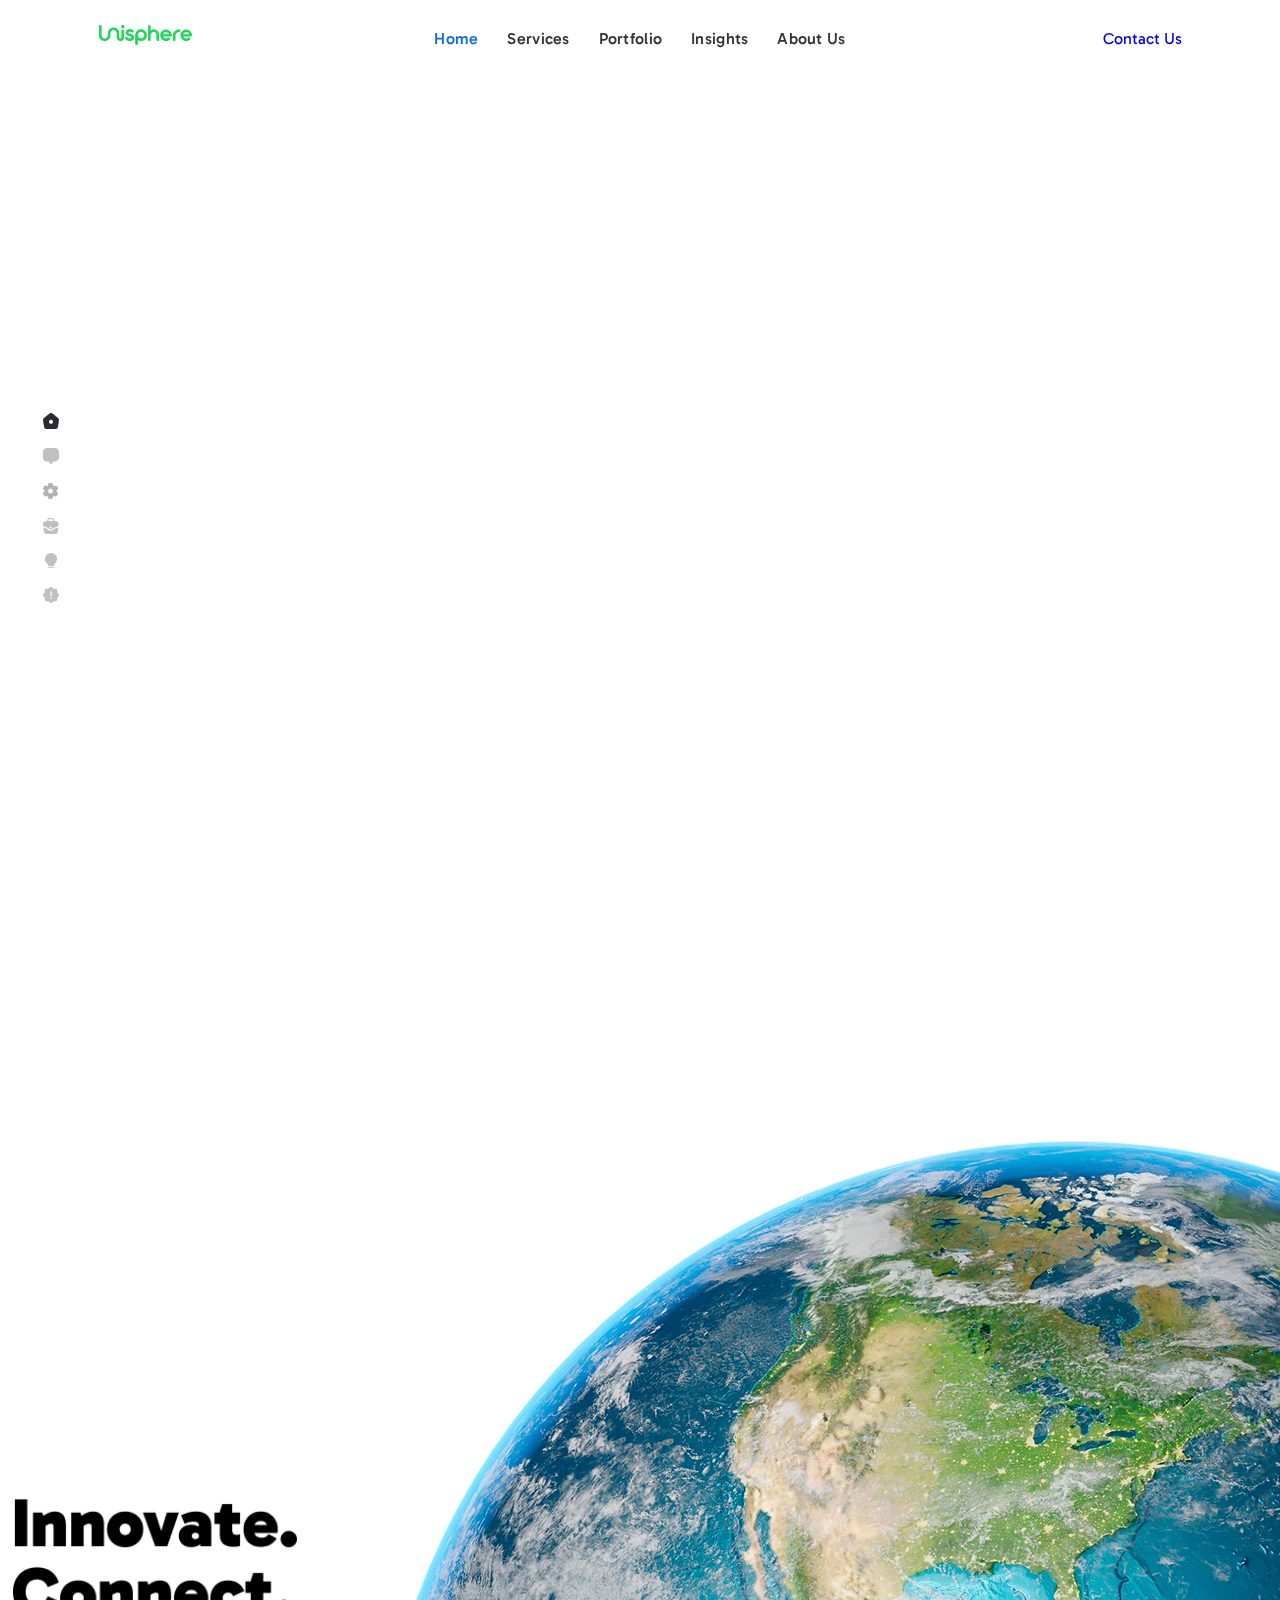
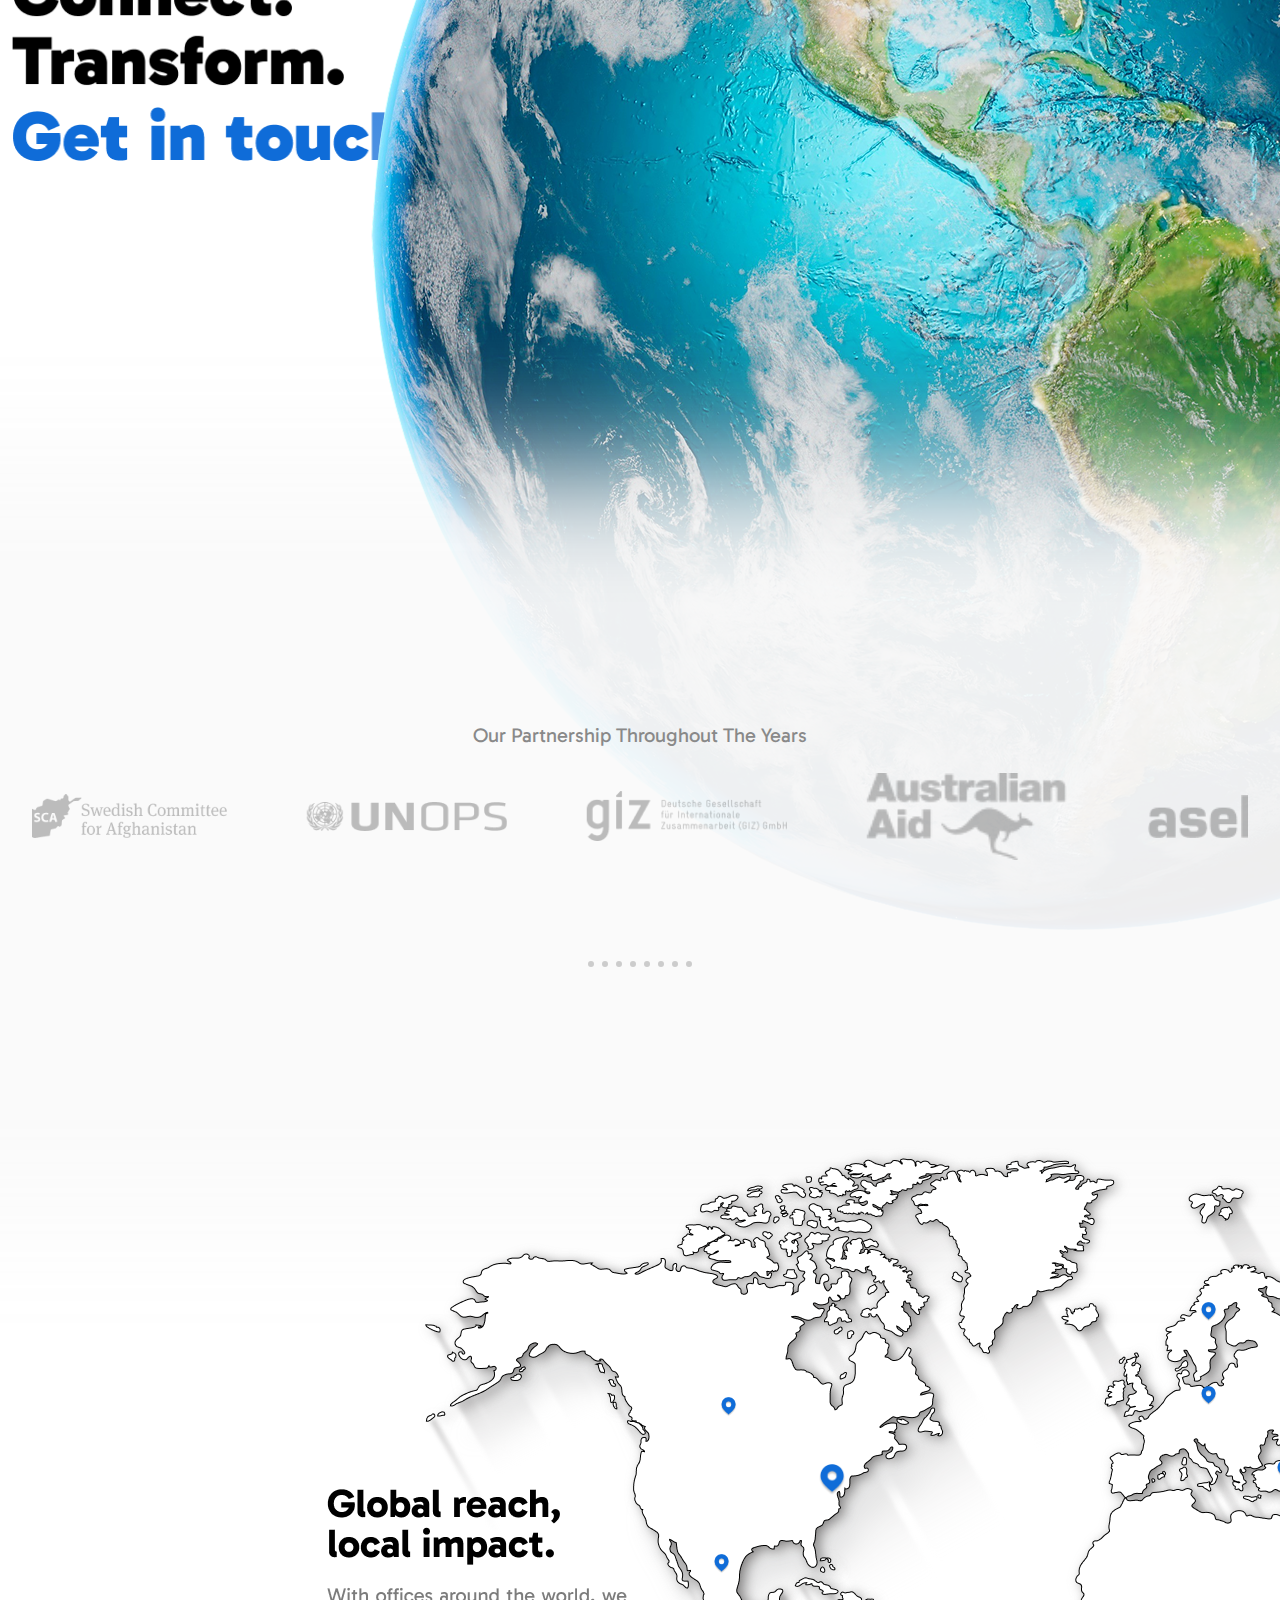
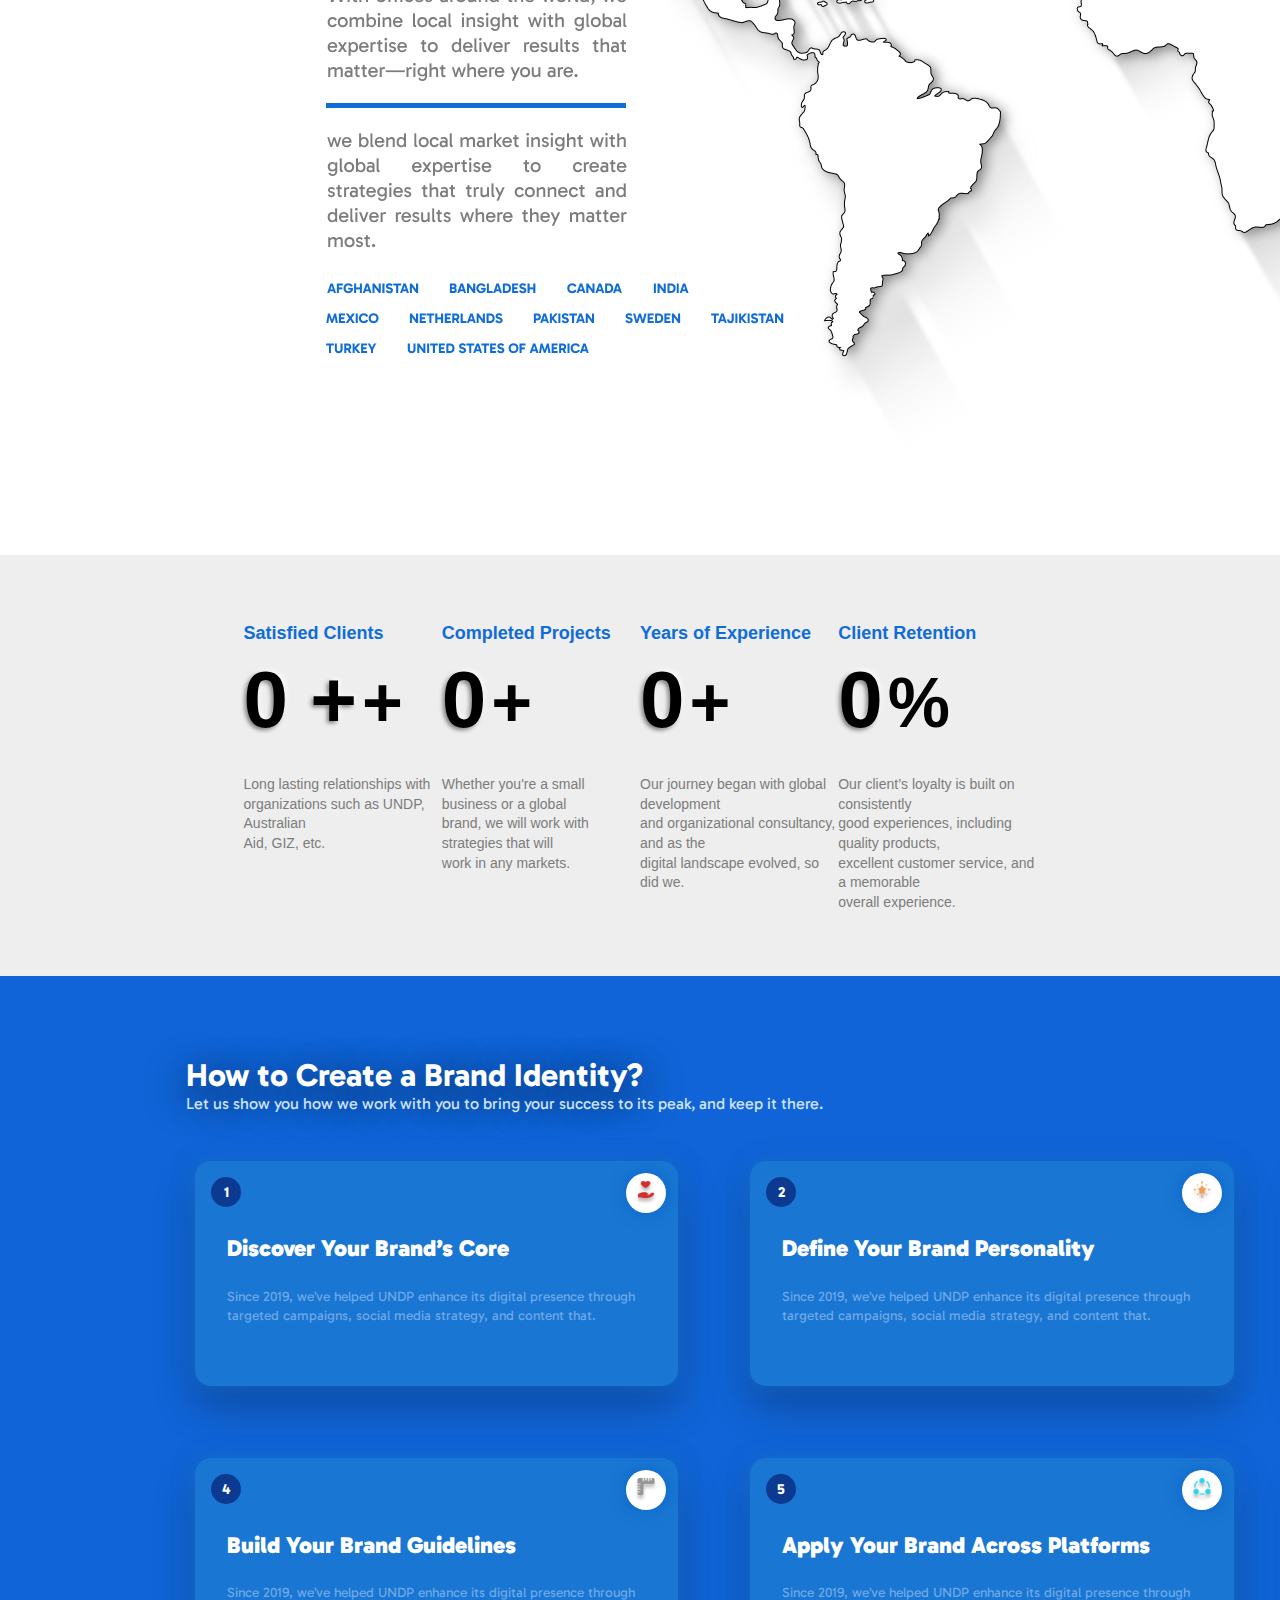
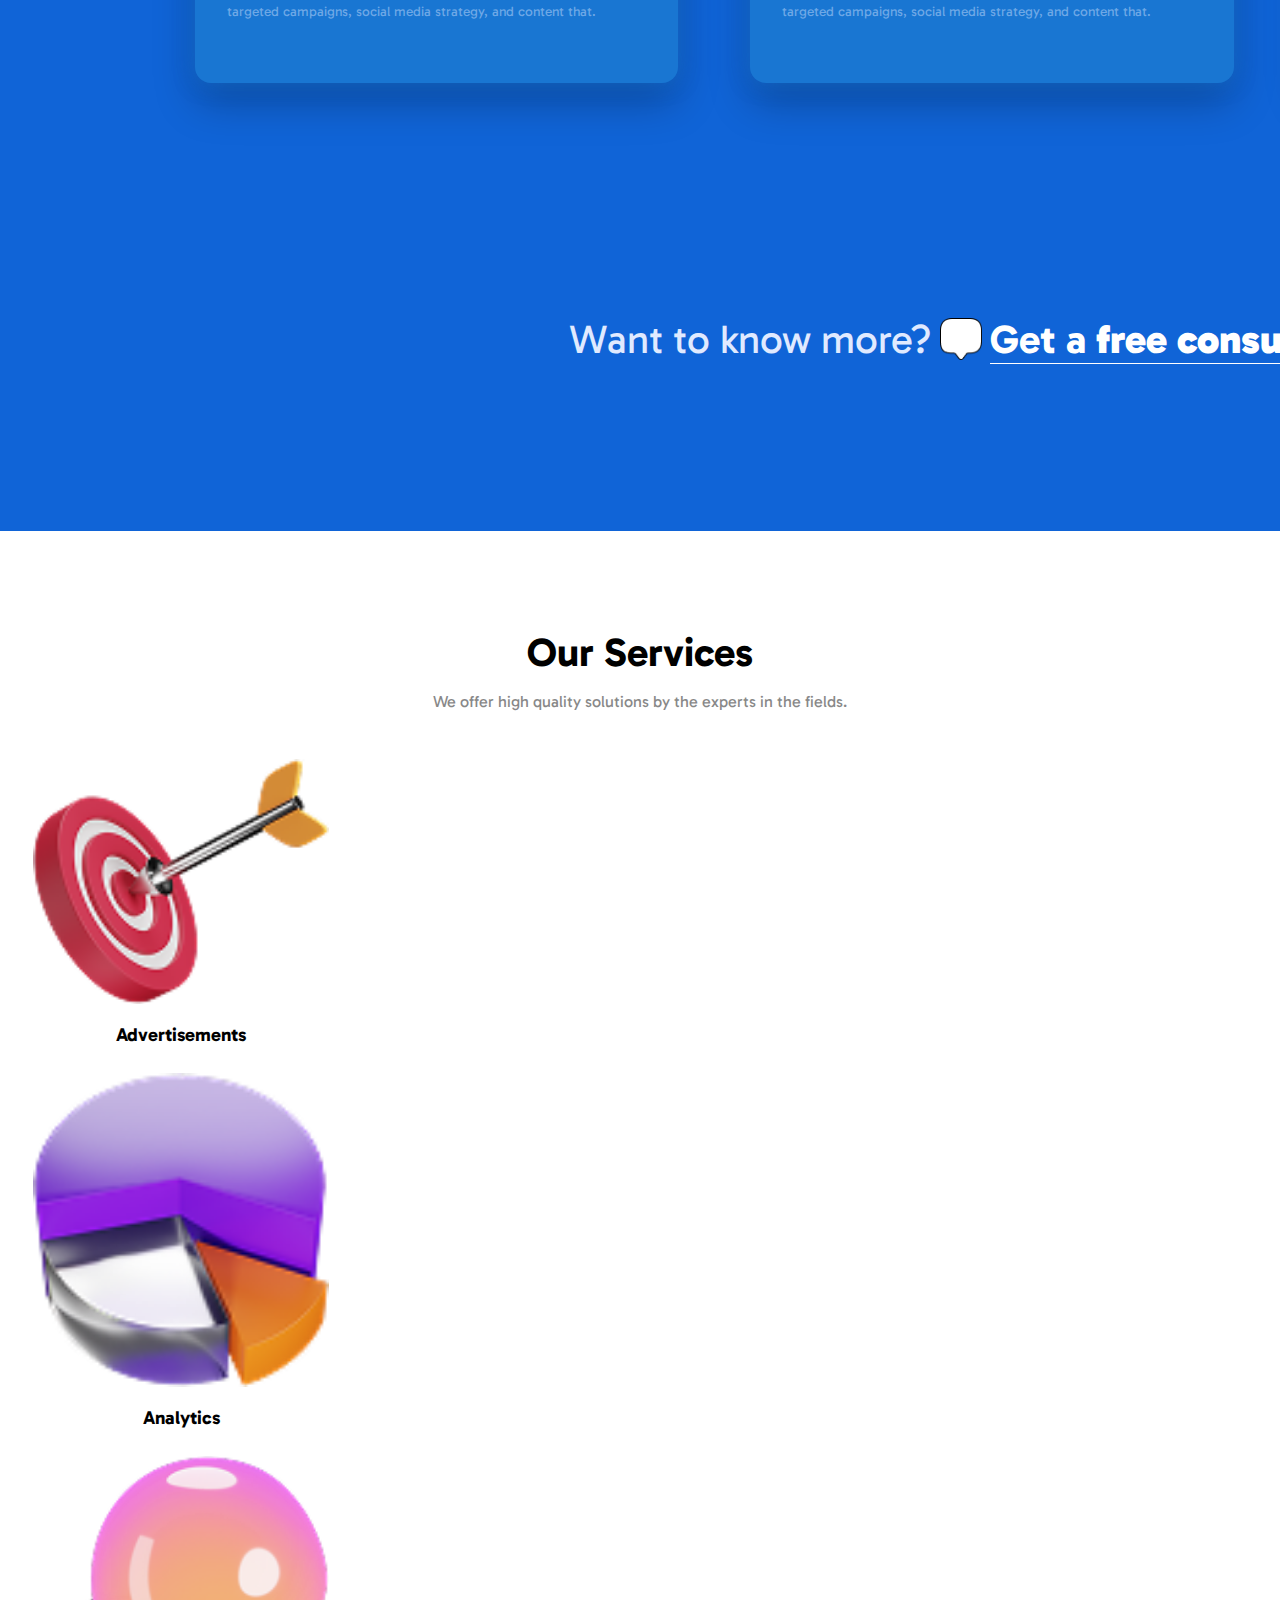
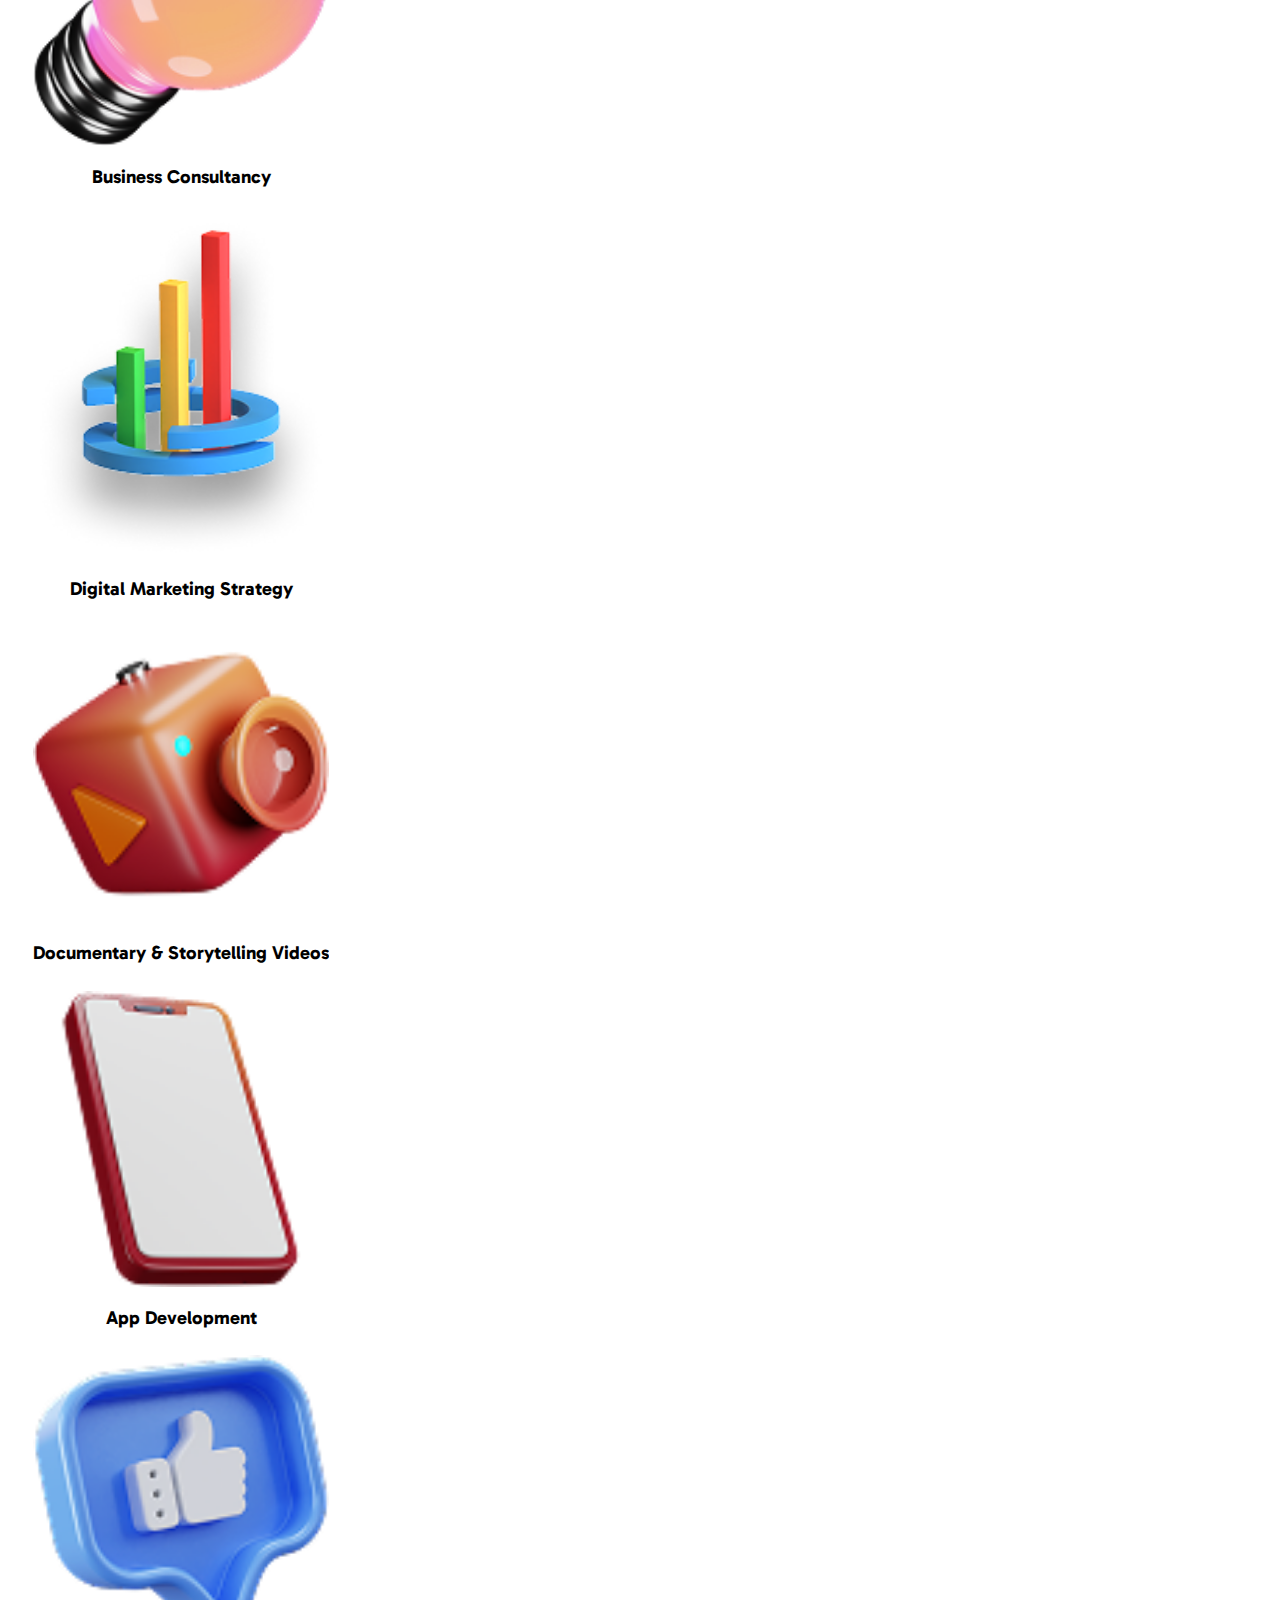
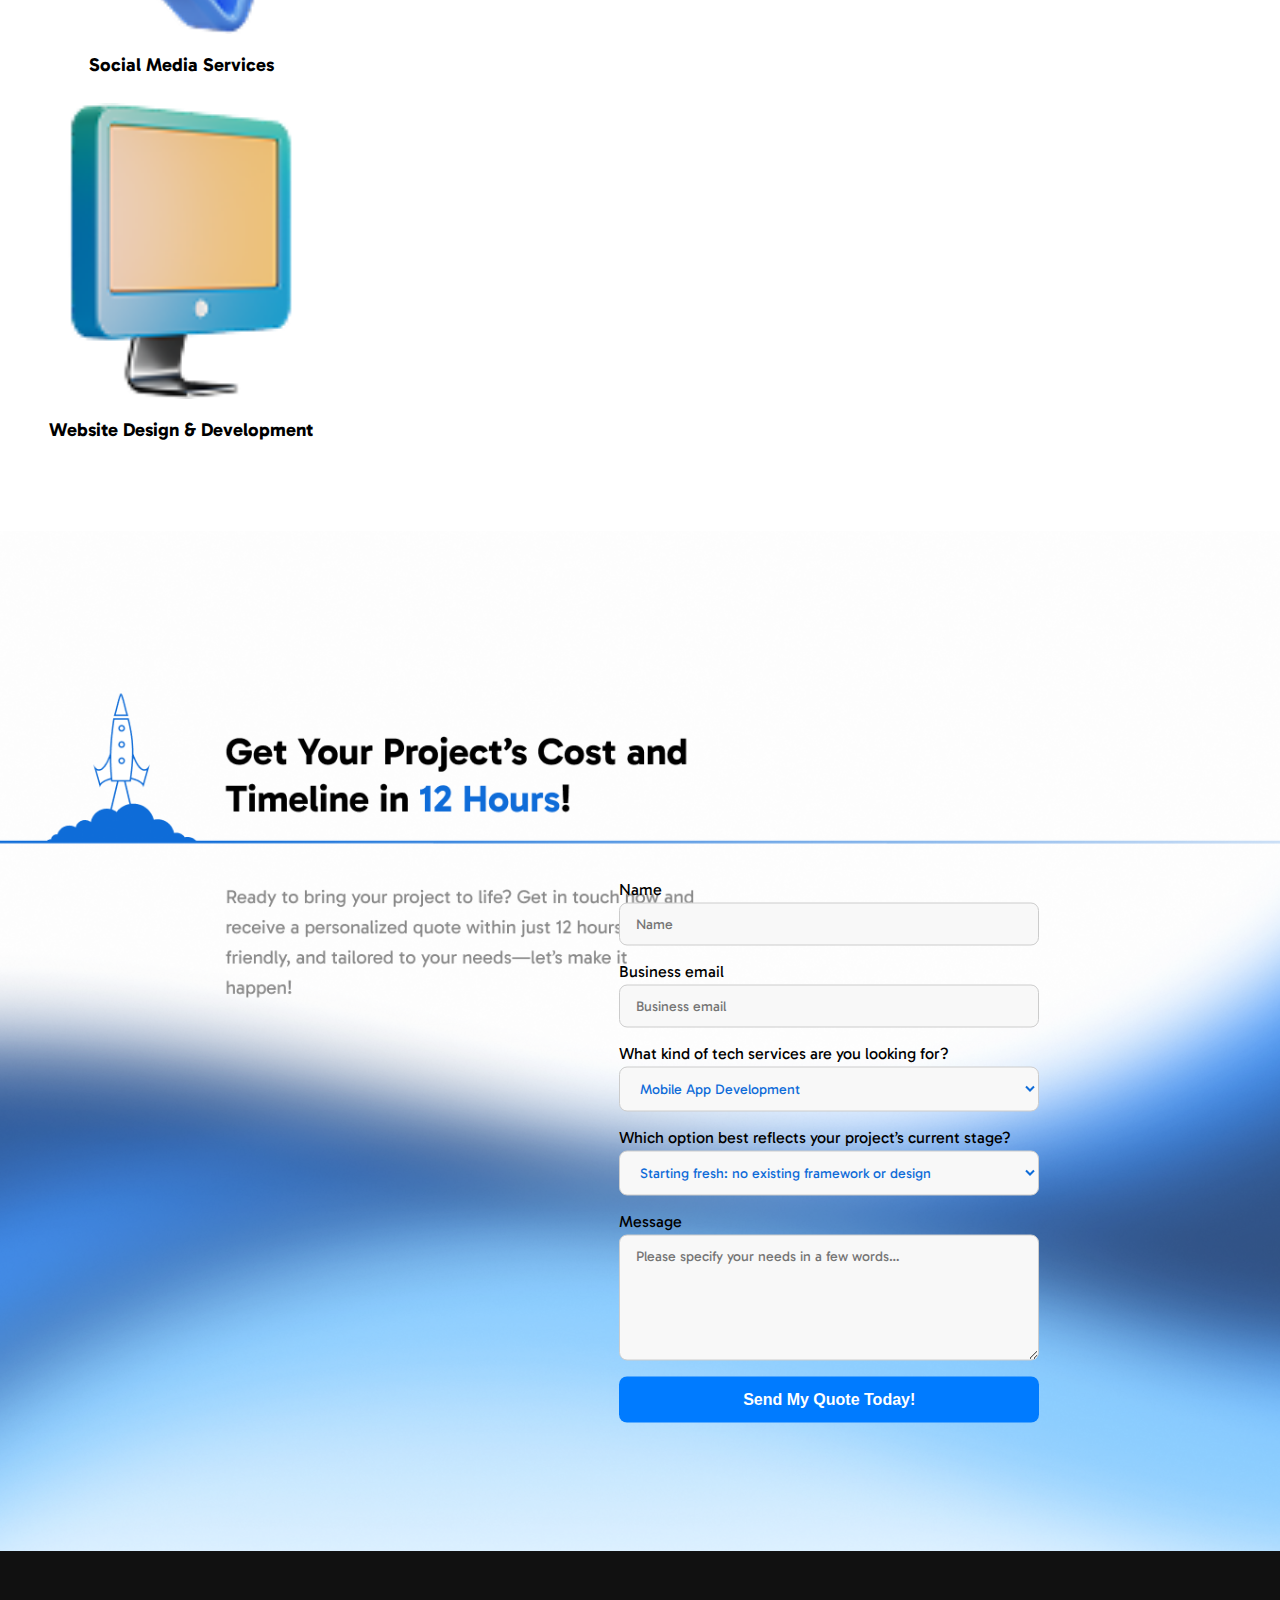
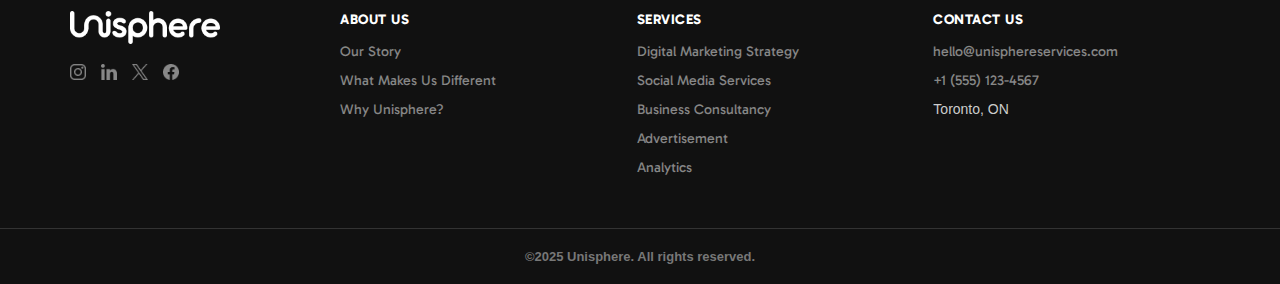
<file: index.html>
<!DOCTYPE html>
<html lang="en">
  <head>
    <meta charset="UTF-8" />
    <meta name="viewport" content="width=device-width, initial-scale=1.0" />
    <link rel="stylesheet" href="/css/home-section-title.css" />
    <link rel="stylesheet" href="/css/navbar.css" />
    <link rel="stylesheet" href="/css/ourclient.css" />
    <link rel="stylesheet" href="/css//metrics.css" />
    <link rel="stylesheet" href="/css/brand-identify.css" />
    <link rel="stylesheet" href="/css/services.css" />
    <link rel="stylesheet" href="/css/fade-in.css" />
    <link rel="stylesheet" href="/css/scroll-effects.css" />
    <link
      href="https://fonts.googleapis.com/css2?family=Gabarito:wght@400;500;600;700&display=swap"
      rel="stylesheet"
    />
    <title>Unisphere</title>
  </head>
  <body>
    <div class="remarca">
      <nav class="nav-container">
        <div class="nav-conten">
          <div class="nav-img-logo">
            <a href="index.html">
              <img class="logo-unis" src="./image/navbar/logoverde.png" alt="Logo-Unisphere" />
            </a>
          </div>

          <div class="hamburger">
            <div class="line"></div>
            <div class="line"></div>
            <div class="line"></div>
          </div>

          <div class="nav-sections">
            <a class="nav-link" href="index.html"
              ><span style="color: rgba(15, 108, 216, 1)">Home</span></a
            >
            <a class="nav-link" href="socialMedia.html"><span>Services</span></a>
            <a class="nav-link" href="Portfolio.html"><span>Portfolio</span></a>
            <a class="nav-link" href="/DigitalMarketing.html"><span>Insights</span></a>
            <a class="nav-link" href="AboutUs.html"><span>About Us</span></a>
          </div>

          <div class="nav-social">
            <a class="nav-link-contac" href="ContactUs.html"><span>Contact Us</span></a>
          </div>
        </div>
      </nav>
    </div>
    <section class="home">
      <div class="home-page">
        <div class="conten-log">
          <img src="./image/home/Vector.png" alt="Icon 1" />
          <img src="./image/home/Vector (1).png" alt="Icon 2" />
          <img src="./image/home/Vector (2).png" alt="Icon 3" />
          <img src="./image/home/Union (1).png" alt="Icon 4" />
          <img src="./image/home/Union.png" alt="Icon 5" />
          <img src="./image/home/Vector (3).png" alt="Icon 6" />
        </div>
      </div>
      <div class="home-container">
        <div class="home-title">
          <div class="img-title">
            <img
              class="innovate"
              src="./image/home/Innovate. Connect. Transform..png"
              alt="Innovate. Connect. Transform."
            />
            <img class="get-in-touch" src="./image/home/Get in touch..png" alt="Get in touch." />
          </div>
        </div>

        <div class="home-globe">
          <img class="globe" src="./image/home/11383030 1.png" alt="Globe image" />
        </div>
      </div>
      <section class="carrucel">
        <section class="ourt-client">
          <h3 class="ourpart">Our Partnership Throughout The Years</h3>
          <div class="carousel-wrapper">
            <div class="carousel"></div>
          </div>
          <div class="carousel-text">
            <!-- Texto descriptivo -->
          </div>
          <div class="carousel-dots">
            <!-- Puntos de paginación -->
          </div>
        </section>
      </section>
      <section>
        <div id="import-map"></div>
        <!-- <div class="world-map"><img src="/image/home/World-Map.png" alt="" /></div> -->
      </section>
      <section class="metrics" id="metrics-section">
        <div class="metric-box">
          <h3 class="metrics-title">Satisfied Clients</h3>
          <div class="number-container">
            <span id="clients" class="metric-number">0 +</span><span class="suffix">+</span>
          </div>
          <p class="metric-p">
            Long lasting relationships with<br />
            organizations such as UNDP, Australian<br />
            Aid, GIZ, etc.
          </p>
        </div>

        <div class="metric-box">
          <h3 class="metrics-title">Completed Projects</h3>
          <div class="number-container">
            <span id="projects" class="metric-number">0</span><span class="suffix">+</span>
          </div>
          <p class="metric-p">
            Whether you're a small business or a global<br />
            brand, we will work with strategies that will<br />
            work in any markets.
          </p>
        </div>

        <div class="metric-box">
          <h3 class="metrics-title">Years of Experience</h3>
          <div class="number-container">
            <span id="years" class="metric-number">0</span><span class="suffix">+</span>
          </div>
          <p class="metric-p">
            Our journey began with global development<br />
            and organizational consultancy, and as the<br />
            digital landscape evolved, so did we.
          </p>
        </div>

        <div class="metric-box">
          <h3 class="metrics-title">Client Retention</h3>
          <div class="number-container">
            <span id="retention" class="metric-number">0</span><span class="suffix">%</span>
          </div>
          <p class="metric-p">
            Our client’s loyalty is built on consistently<br />
            good experiences, including quality products,<br />
            excellent customer service, and a memorable<br />
            overall experience.
          </p>
        </div>
      </section>
      <section class="brand-identify">
        <div class="brand-header">
          <div class="brand-title-text">
            <h2>How to Create a Brand Identity?</h2>
            <p>
              Let us show you how we work with you to bring your success to its peak, and keep it
              there.
            </p>
          </div>
        </div>

        <div class="cards-container">
          <div class="card">
            <span class="circle">1</span>
            <div class="conten-icon">
              <img src="/image/brand/discover.png" class="card-icon" />
            </div>
            <h3>Discover Your Brand’s Core</h3>
            <p>
              Since 2019, we’ve helped UNDP enhance its digital presence through targeted campaigns,
              social media strategy, and content that.
            </p>
          </div>

          <div class="card">
            <span class="circle">2</span>
            <div class="conten-icon">
              <img src="/image/brand/define.png" class="card-icon" />
            </div>
            <h3>Define Your Brand Personality</h3>
            <p>
              Since 2019, we’ve helped UNDP enhance its digital presence through targeted campaigns,
              social media strategy, and content that.
            </p>
          </div>

          <div class="card">
            <span class="circle">3</span>
            <div class="conten-icon">
              <img src="/image/brand/create.png" class="card-icon" />
            </div>
            <h3>Create a Memorable Visual Identity</h3>
            <p>
              Since 2019, we’ve helped UNDP enhance its digital presence through targeted campaigns,
              social media strategy, and content that.
            </p>
          </div>

          <div class="card">
            <span class="circle">4</span>
            <div class="conten-icon">
              <img src="/image/brand/build.png" class="card-icon" />
            </div>
            <h3>Build Your Brand Guidelines</h3>
            <p>
              Since 2019, we’ve helped UNDP enhance its digital presence through targeted campaigns,
              social media strategy, and content that.
            </p>
          </div>

          <div class="card">
            <span class="circle">5</span>
            <div class="conten-icon">
              <img src="/image/brand/apply.png" class="card-icon" />
            </div>
            <h3>Apply Your Brand Across Platforms</h3>
            <p>
              Since 2019, we’ve helped UNDP enhance its digital presence through targeted campaigns,
              social media strategy, and content that.
            </p>
          </div>

          <div class="card">
            <span class="circle">6</span>
            <div class="conten-icon">
              <img src="/image/brand/evolve.png" class="card-icon" />
            </div>
            <h3>Evolve Over Time</h3>
            <p>
              Since 2019, we’ve helped UNDP enhance its digital presence through targeted campaigns,
              social media strategy, and content that.
            </p>
          </div>
        </div>

        <div class="consultation">
          <p>
            Want to know more?
            <img src="/image/brand/chat.png" alt="chat" />
            <a href="#">Get a <strong>free consultation.</strong></a>
          </p>
        </div>
      </section>
      <section class="services">
        <h2>Our Services</h2>
        <p>We offer high quality solutions by the experts in the fields.</p>
        <div class="services-container">
          <div class="services-container">
            <div class="services-card color-4">
              <img src="/image/services/advertisements.png" />
              <h3>Advertisements</h3>
            </div>
            <div class="services-card color-5">
              <img src="/image/services/analytics.png" />
              <h3>Analytics</h3>
            </div>
            <div class="services-card color-2">
              <img src="/image/services/business.png" />
              <h3>Business Consultancy</h3>
            </div>
            <div class="services-card color-1">
              <img src="/image/services/digitalmarketing.png" />
              <h3>Digital Marketing Strategy</h3>
            </div>

            <div class="services-card color-2">
              <img src="/image/services/document.png" />
              <h3>Documentary & Storytelling Videos</h3>
            </div>
            <div class="services-card color-1">
              <img src="/image/services/phone.png" />
              <h3>App Development</h3>
            </div>
            <div class="services-card color-3">
              <img src="/image/services/social-media-like-emoji.png" />
              <h3>Social Media Services</h3>
            </div>
            <div class="services-card color-6">
              <img src="/image/services/pc.png" />
              <h3>Website Design & Development</h3>
            </div>
          </div>
        </div>
      </section>
    </section>
    <div id="import-getintouch"></div>
    <div id="import-footer"></div>

    <script src="/js/menu.js"></script>
    <script src="/js/nav-foot.js"></script>
    <script src="/js/carrucel.js"></script>
    <script src="/js//metrics.js"></script>
    <script src="/js/scroll-manager.js"></script>
  </body>
</html>
</file>
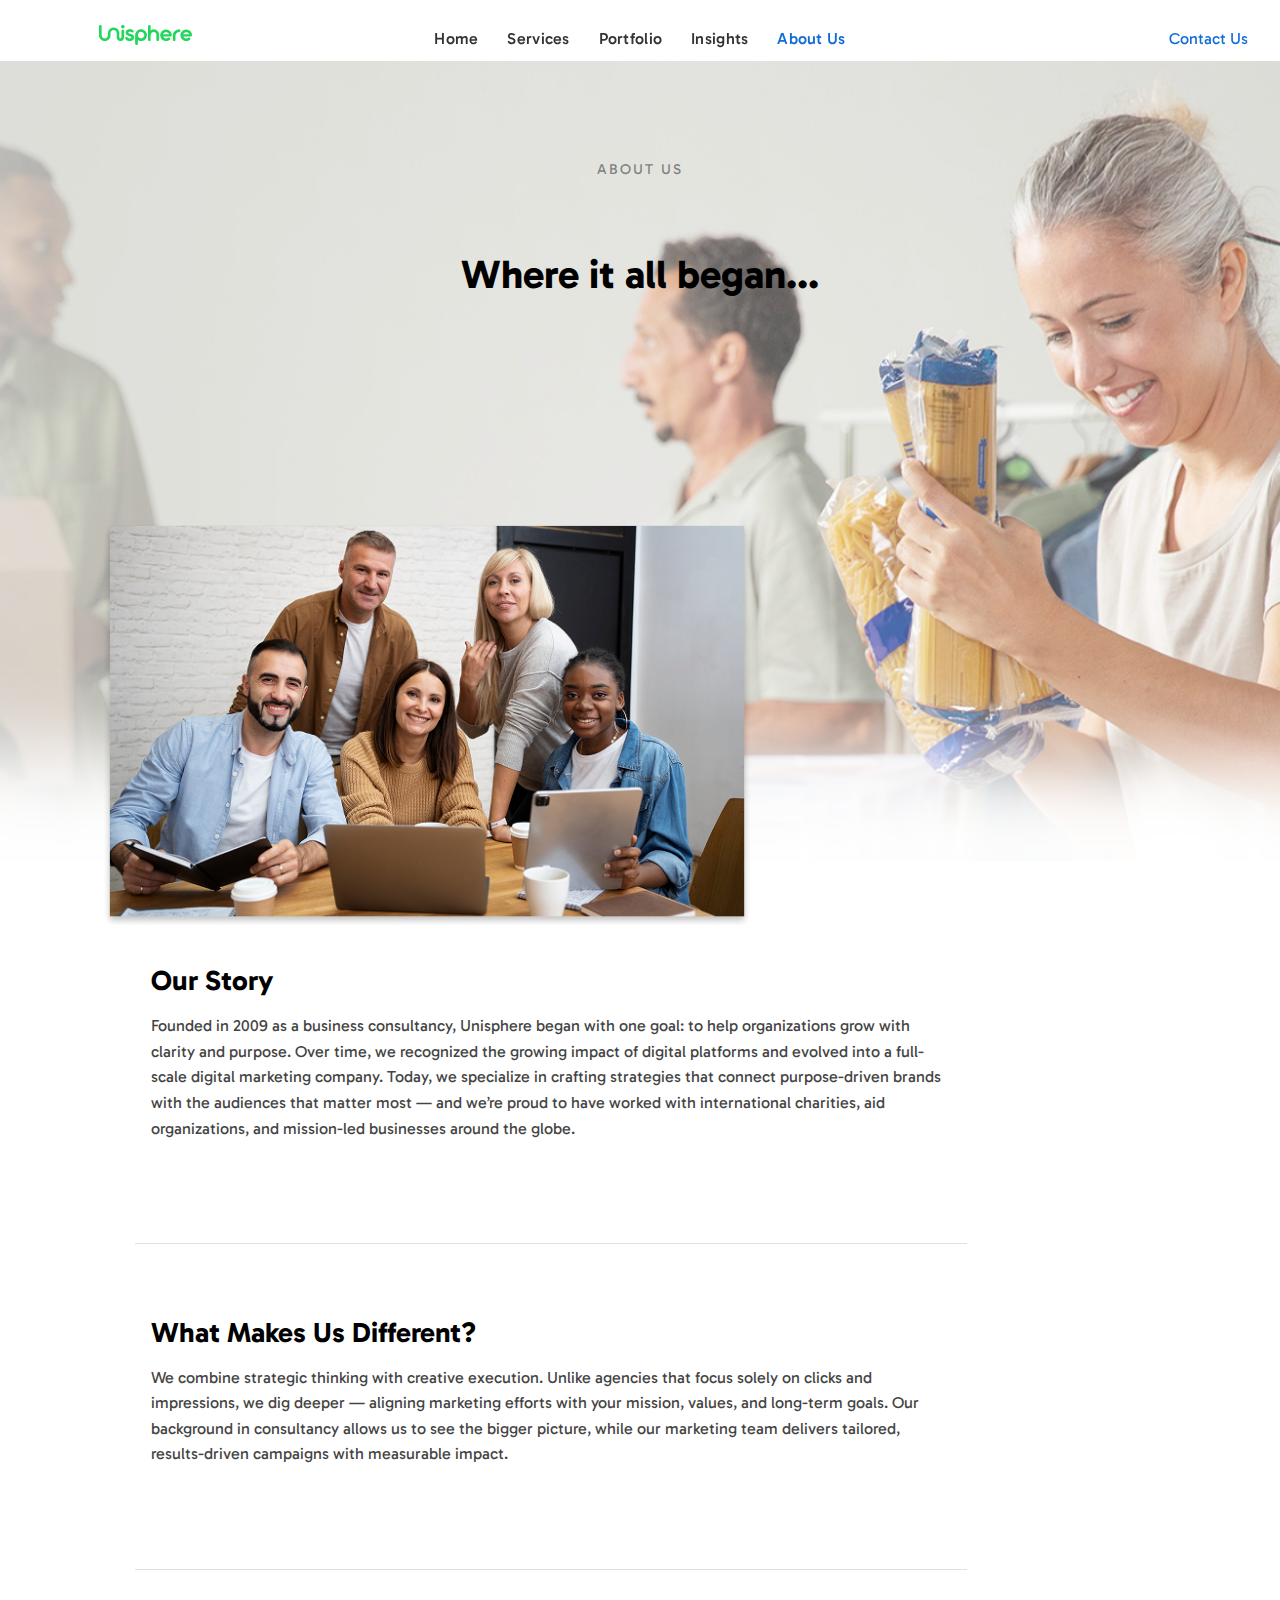
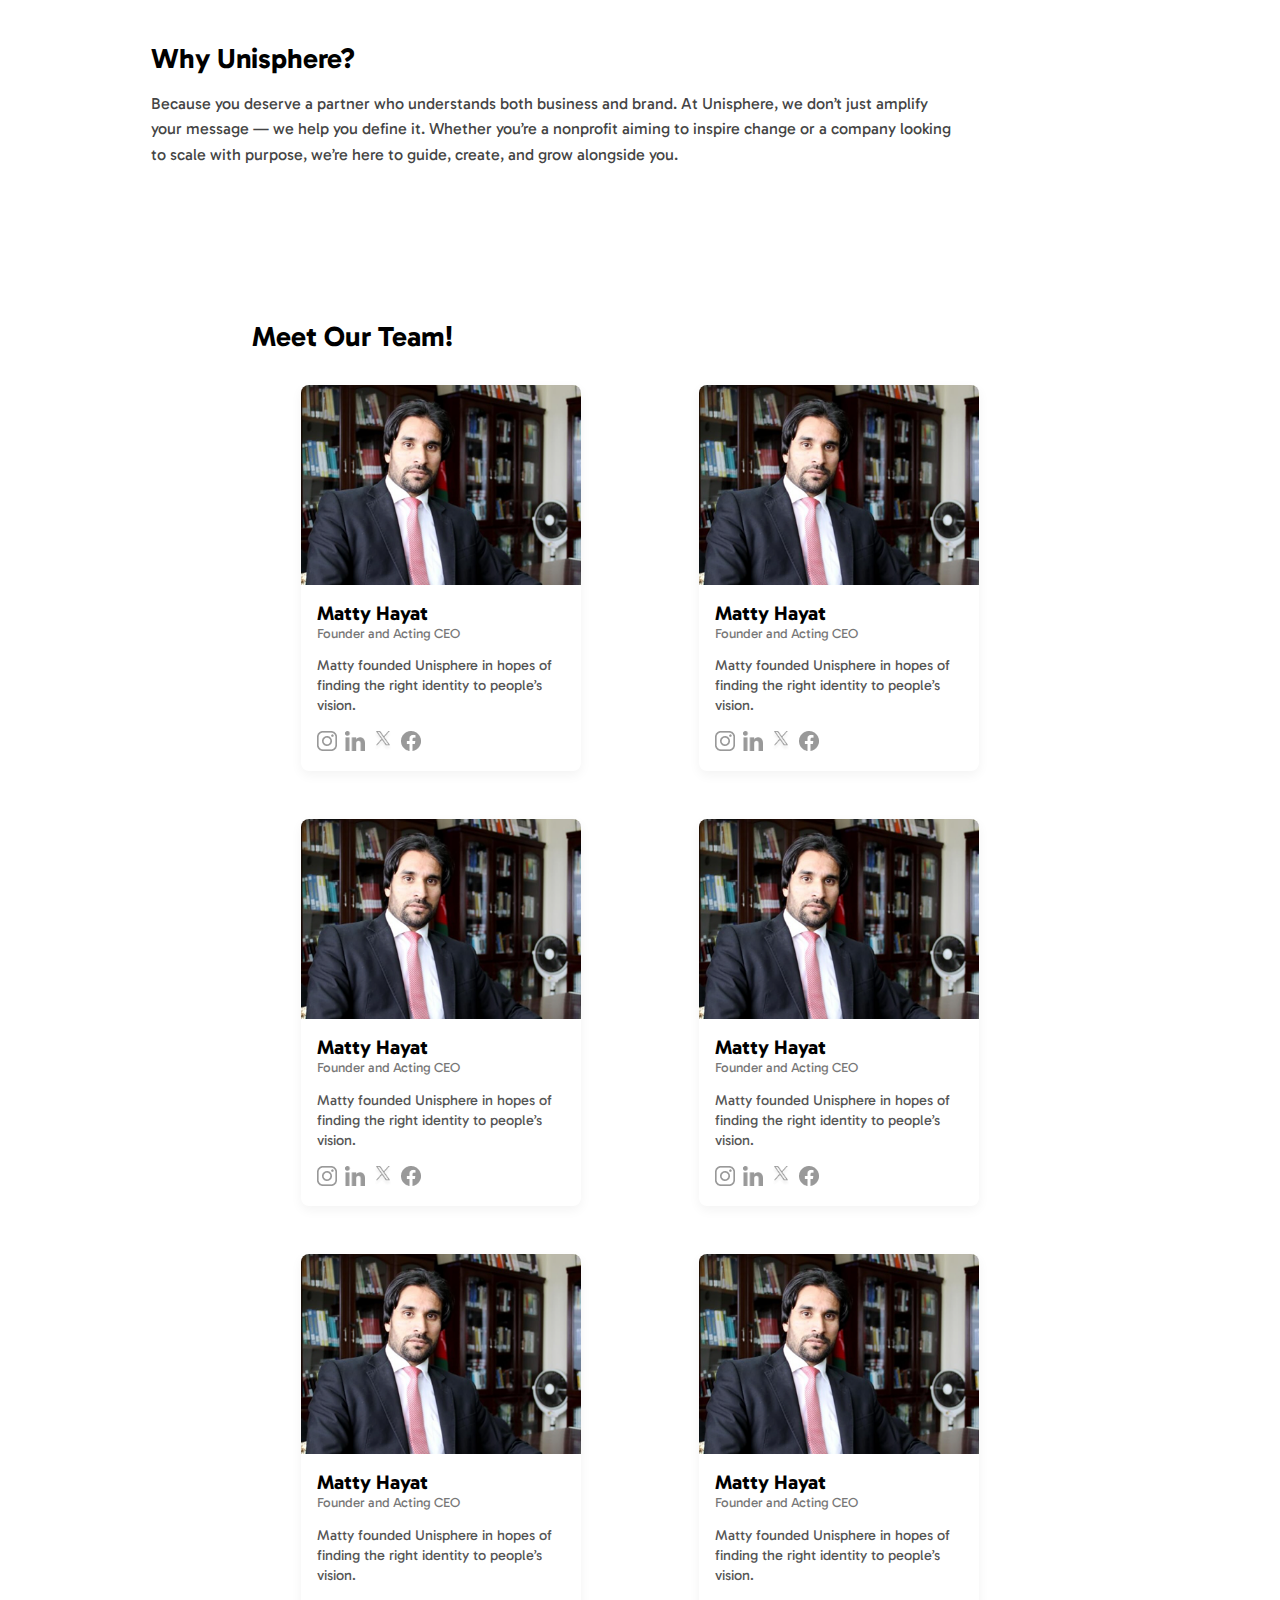
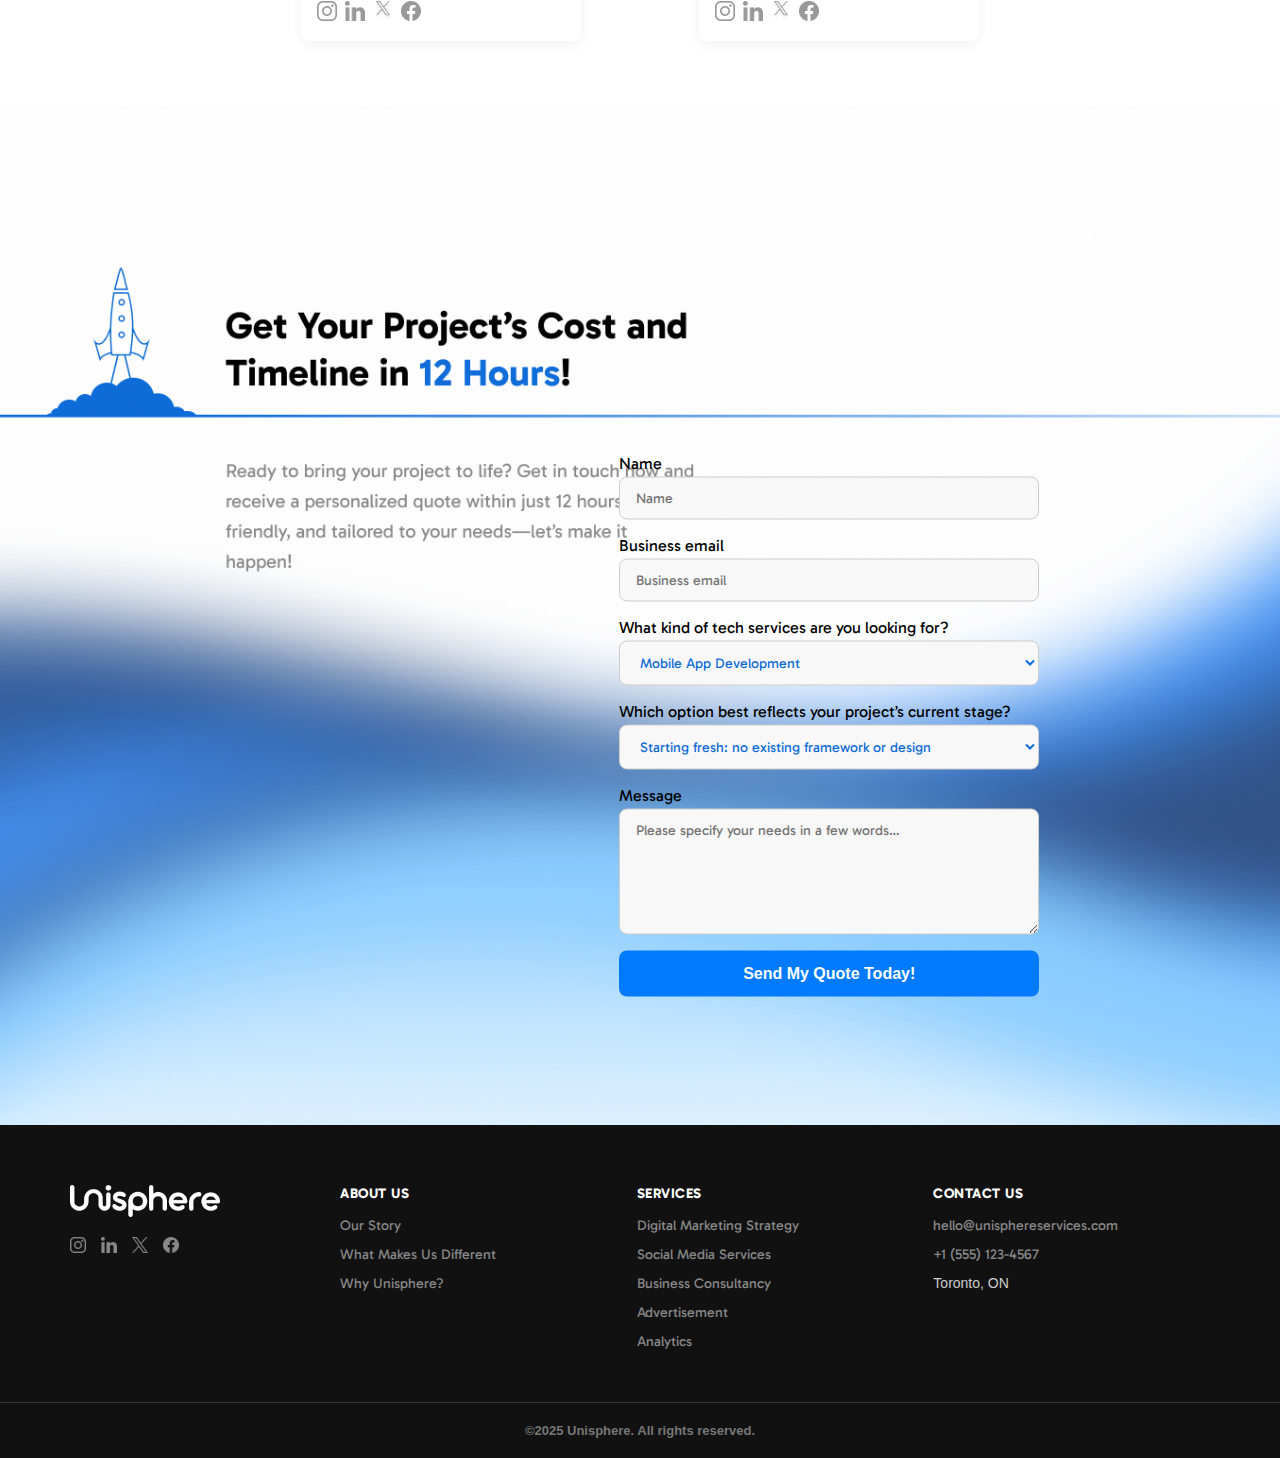
<file: AboutUs.html>
<!DOCTYPE html>
<html lang="en">
  <head>
    <meta charset="UTF-8" />
    <meta name="viewport" content="width=device-width, initial-scale=1.0" />
    <link rel="stylesheet" href="/css/navbar.css" />
    <link rel="stylesheet" href="/css/AboutUs.css">
    <title>Unisphere</title>
  </head>
  <body>
      <nav class="nav-container">
      <div class="nav-conten">
        <div class="nav-img-logo">
          <a href="index.html">
            <img class="logo-unis" src="./image/navbar/logoverde.png" alt="Logo-Unisphere" />
          </a>
        </div>

        <div class="hamburger">
          <div class="line"></div>
          <div class="line"></div>
          <div class="line"></div>
        </div>


        <div class="nav-sections">
          <a class="nav-link" href="index.html"><span>Home</span></a>          
          <a class="nav-link" href="/DigitalMarketing.html"><span >Services</span></a>
          <a class="nav-link" href="portfolio.html"><span>Portfolio</span></a>
          <a class="nav-link" href="socialMedia.html"
            ><span >Insights</span></a
          >
          <a class="nav-link" href="AboutUs.html"><span style="color: rgba(15, 108, 216, 1)">About Us</span></a>
        </div>

        <div class="nav-social">
          <a class="nav-link" href="error.html"><span style="color: rgba(15, 108, 216, 1)">Contact Us</span></a>
        </div>
      </div>
    </nav>

  <section class="about-title">
    <span class="pre-title">ABOUT US</span>
    <h1>Where it all began...</h1>
    <img class="hero-image" src="/image/AboutUs/presents.png" alt="Presents"/>
  </section>

<section class="story-section">
      <section class="story">
    <h2>Our Story</h2>
    <p>
      Founded in 2009 as a business consultancy, Unisphere began with one goal: to help organizations grow with clarity and purpose. Over time, we recognized the growing impact of digital platforms and evolved into a full-scale digital marketing company. Today, we specialize in crafting strategies that connect purpose-driven brands with the audiences that matter most — and we’re proud to have worked with international charities, aid organizations, and mission-led businesses around the globe.
    </p>
  </section>

  <section class="story">
    <h2>What Makes Us Different?</h2>
    <p>
      We combine strategic thinking with creative execution. Unlike agencies that focus solely on clicks and impressions, we dig deeper — aligning marketing efforts with your mission, values, and long-term goals. Our background in consultancy allows us to see the bigger picture, while our marketing team delivers tailored, results-driven campaigns with measurable impact.
    </p>
  </section>

  <section class="story">
    <h2>Why Unisphere?</h2>
    <p>
      Because you deserve a partner who understands both business and brand. At Unisphere, we don’t just amplify your message — we help you define it. Whether you’re a nonprofit aiming to inspire change or a company looking to scale with purpose, we’re here to guide, create, and grow alongside you.
    </p>
  </section>
</section>

 
  <section class="team">
    <h2>Meet Our Team!</h2>
   <div class="team-grids-conten"> <div class="team-grid">
      <div class="team-card">
        <div class="card-img" style="background-image: url('/image/AboutUs//img.png');"></div>
        <div class="card-content">
          <h3>Matty Hayat</h3>
          <small>Founder and Acting CEO</small>
          <p>
            Matty founded Unisphere in hopes of finding the right identity to people’s vision.
          </p>
          <div class="social-icons">
            <a href="#"><img src="/image/navbar/Union (1).png" alt="IG"/></a>
            <a href="#"><img src="/image/navbar/Union.png" alt="LinkedIn"/></a>
            <a href="#"><img src="/image/navbar/Vector.png" alt="X"/></a>
            <a href="#"><img src="/image/navbar/Vector (1).png" alt="FB"/></a>
          </div>
        </div>
        <div class="hover-layer"></div>
      </div>
    </div>
    <div class="team-grid">
      <div class="team-card">
        <div class="card-img" style="background-image: url('/image/AboutUs//img.png');"></div>
        <div class="card-content">
          <h3>Matty Hayat</h3>
          <small>Founder and Acting CEO</small>
          <p>
            Matty founded Unisphere in hopes of finding the right identity to people’s vision.
          </p>
          <div class="social-icons">
            <a href="#"><img src="/image/navbar/Union (1).png" alt="IG"/></a>
            <a href="#"><img src="/image/navbar/Union.png" alt="LinkedIn"/></a>
            <a href="#"><img src="/image/navbar/Vector.png" alt="X"/></a>
            <a href="#"><img src="/image/navbar/Vector (1).png" alt="FB"/></a>
          </div>
        </div>
        <div class="hover-layer"></div>
      </div>
    </div>
    <div class="team-grid">
      <div class="team-card">
        <div class="card-img" style="background-image: url('/image/AboutUs//img.png');"></div>
        <div class="card-content">
          <h3>Matty Hayat</h3>
          <small>Founder and Acting CEO</small>
          <p>
            Matty founded Unisphere in hopes of finding the right identity to people’s vision.
          </p>
          <div class="social-icons">
            <a href="#"><img src="/image/navbar/Union (1).png" alt="IG"/></a>
            <a href="#"><img src="/image/navbar/Union.png" alt="LinkedIn"/></a>
            <a href="#"><img src="/image/navbar/Vector.png" alt="X"/></a>
            <a href="#"><img src="/image/navbar/Vector (1).png" alt="FB"/></a>
          </div>
        </div>
        <div class="hover-layer"></div>
      </div>
    </div>
    <div class="team-grid">
      <div class="team-card">
        <div class="card-img" style="background-image: url('/image/AboutUs//img.png');"></div>
        <div class="card-content">
          <h3>Matty Hayat</h3>
          <small>Founder and Acting CEO</small>
          <p>
            Matty founded Unisphere in hopes of finding the right identity to people’s vision.
          </p>
          <div class="social-icons">
            <a href="#"><img src="/image/navbar/Union (1).png" alt="IG"/></a>
            <a href="#"><img src="/image/navbar/Union.png" alt="LinkedIn"/></a>
            <a href="#"><img src="/image/navbar/Vector.png" alt="X"/></a>
            <a href="#"><img src="/image/navbar/Vector (1).png" alt="FB"/></a>
          </div>
        </div>
        <div class="hover-layer"></div>
      </div>
    </div>
    <div class="team-grid">
      <div class="team-card">
        <div class="card-img" style="background-image: url('/image/AboutUs//img.png');"></div>
        <div class="card-content">
          <h3>Matty Hayat</h3>
          <small>Founder and Acting CEO</small>
          <p>
            Matty founded Unisphere in hopes of finding the right identity to people’s vision.
          </p>
          <div class="social-icons">
            <a href="#"><img src="/image/navbar/Union (1).png" alt="IG"/></a>
            <a href="#"><img src="/image/navbar/Union.png" alt="LinkedIn"/></a>
            <a href="#"><img src="/image/navbar/Vector.png" alt="X"/></a>
            <a href="#"><img src="/image/navbar/Vector (1).png" alt="FB"/></a>
          </div>
        </div>
        <div class="hover-layer"></div>
      </div>
    </div>
    <div class="team-grid">
      <div class="team-card">
        <div class="card-img" style="background-image: url('/image/AboutUs//img.png');"></div>
        <div class="card-content">
          <h3>Matty Hayat</h3>
          <small>Founder and Acting CEO</small>
          <p>
            Matty founded Unisphere in hopes of finding the right identity to people’s vision.
          </p>
          <div class="social-icons">
            <a href="#"><img src="/image/navbar/Union (1).png" alt="IG"/></a>
            <a href="#"><img src="/image/navbar/Union.png" alt="LinkedIn"/></a>
            <a href="#"><img src="/image/navbar/Vector.png" alt="X"/></a>
            <a href="#"><img src="/image/navbar/Vector (1).png" alt="FB"/></a>
          </div>
        </div>
        <div class="hover-layer"></div>
      </div>
    </div></div>
  </section>

  </div>
    <div id="import-getintouch"></div>
    <div id="import-footer"></div>
    <script src="/js/nav-foot.js"></script>
  </body>
</html>
</file>
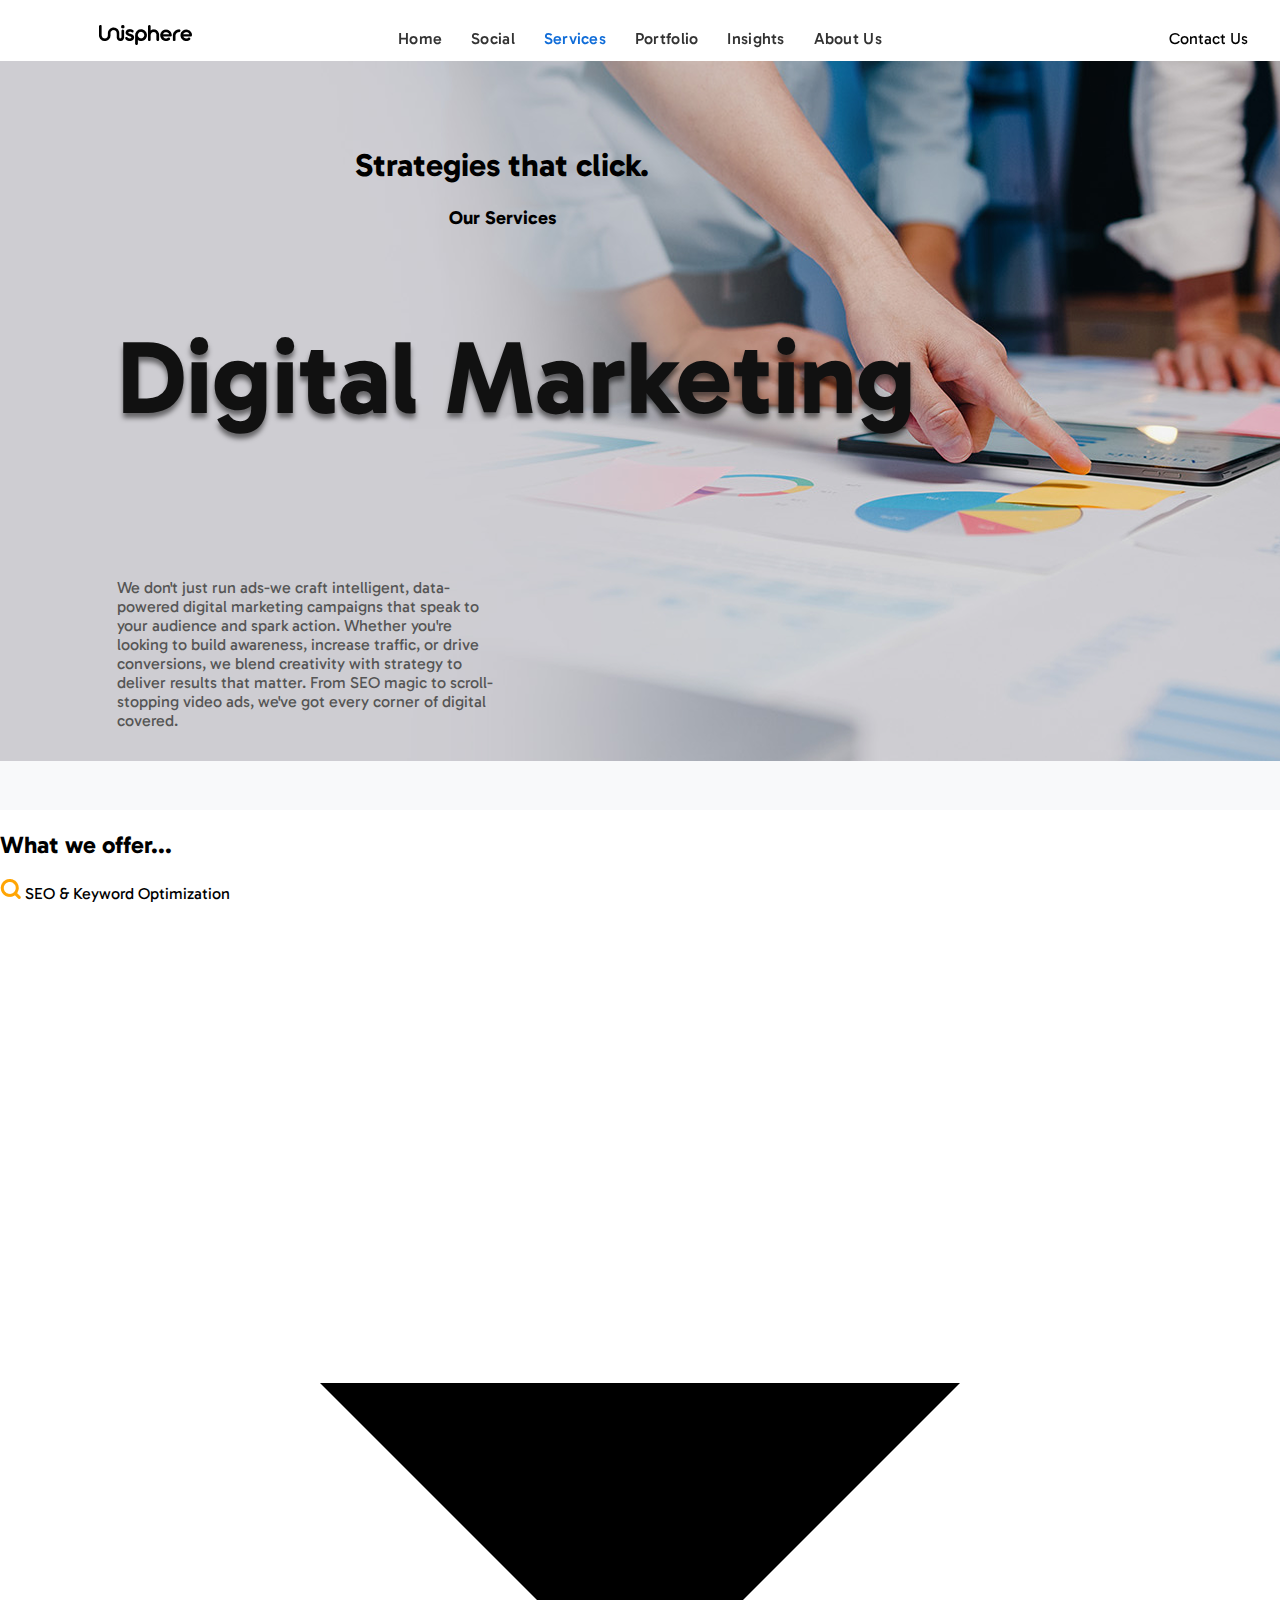
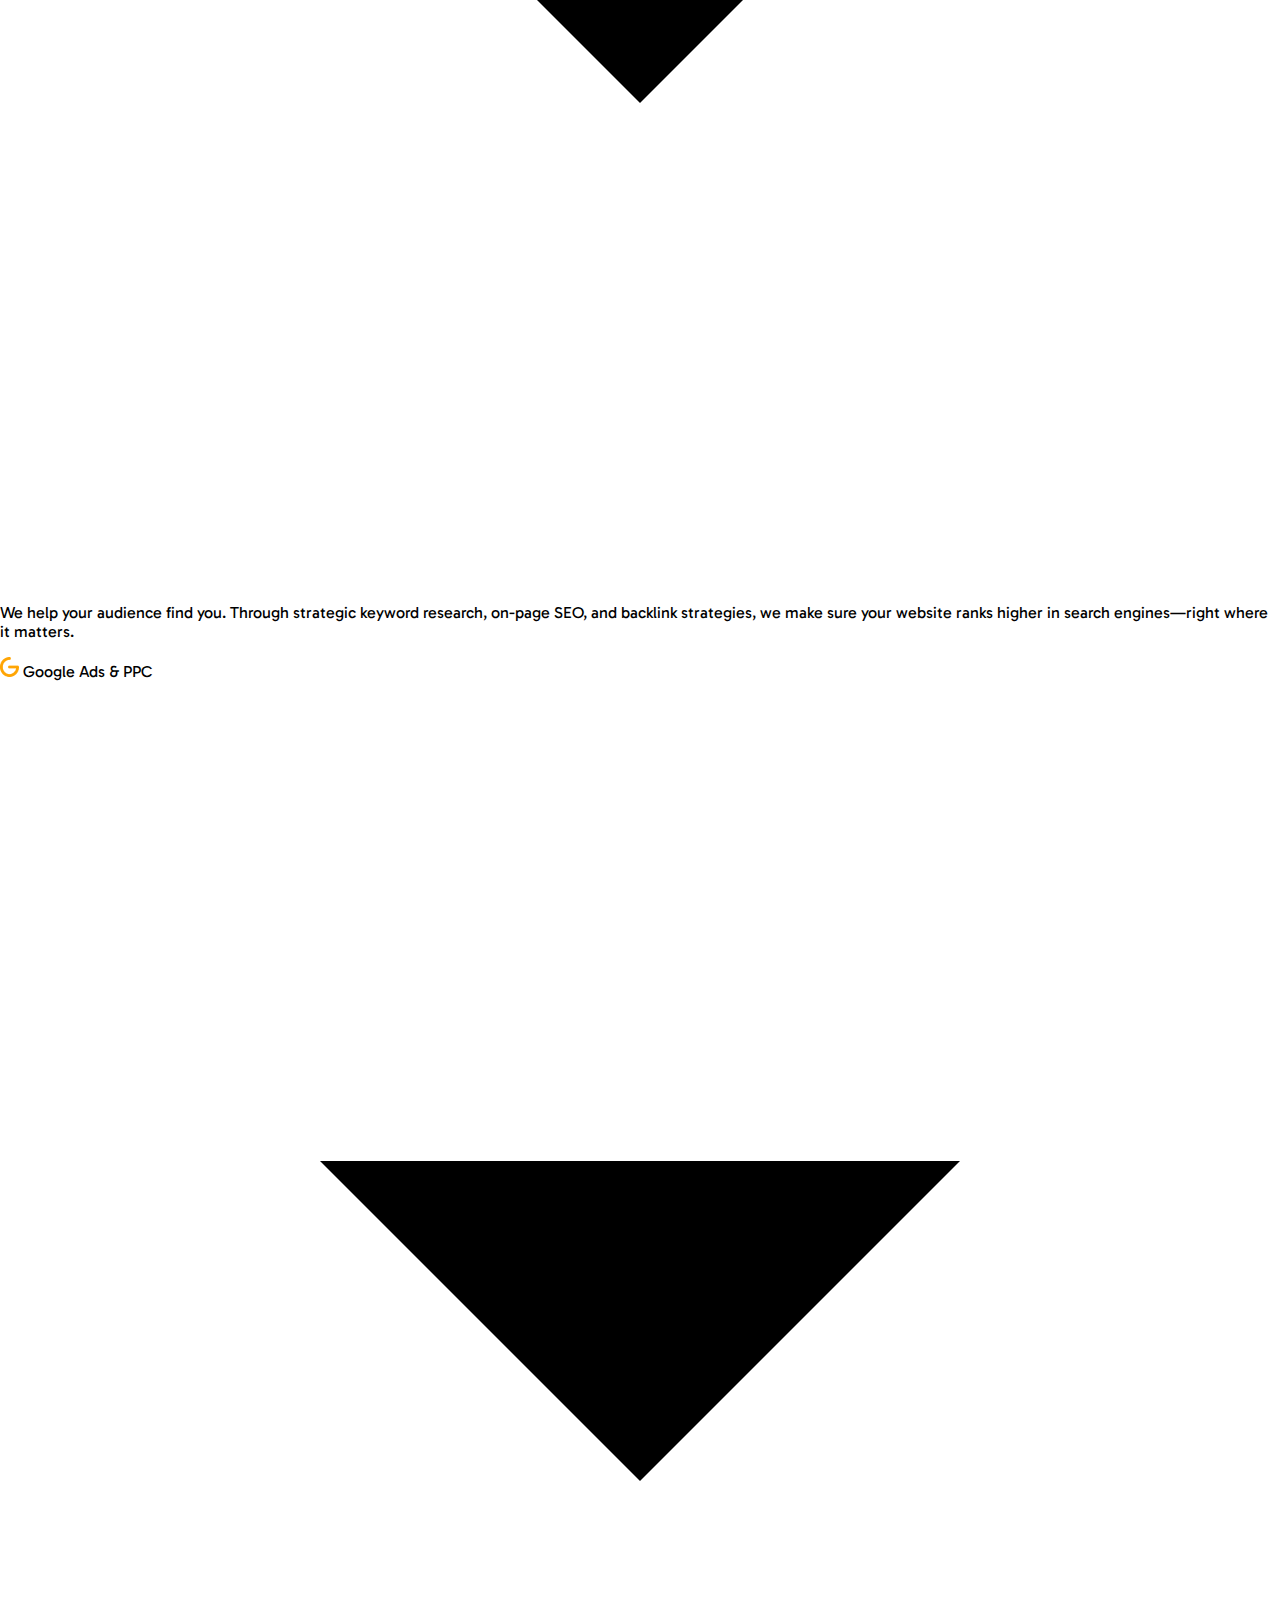
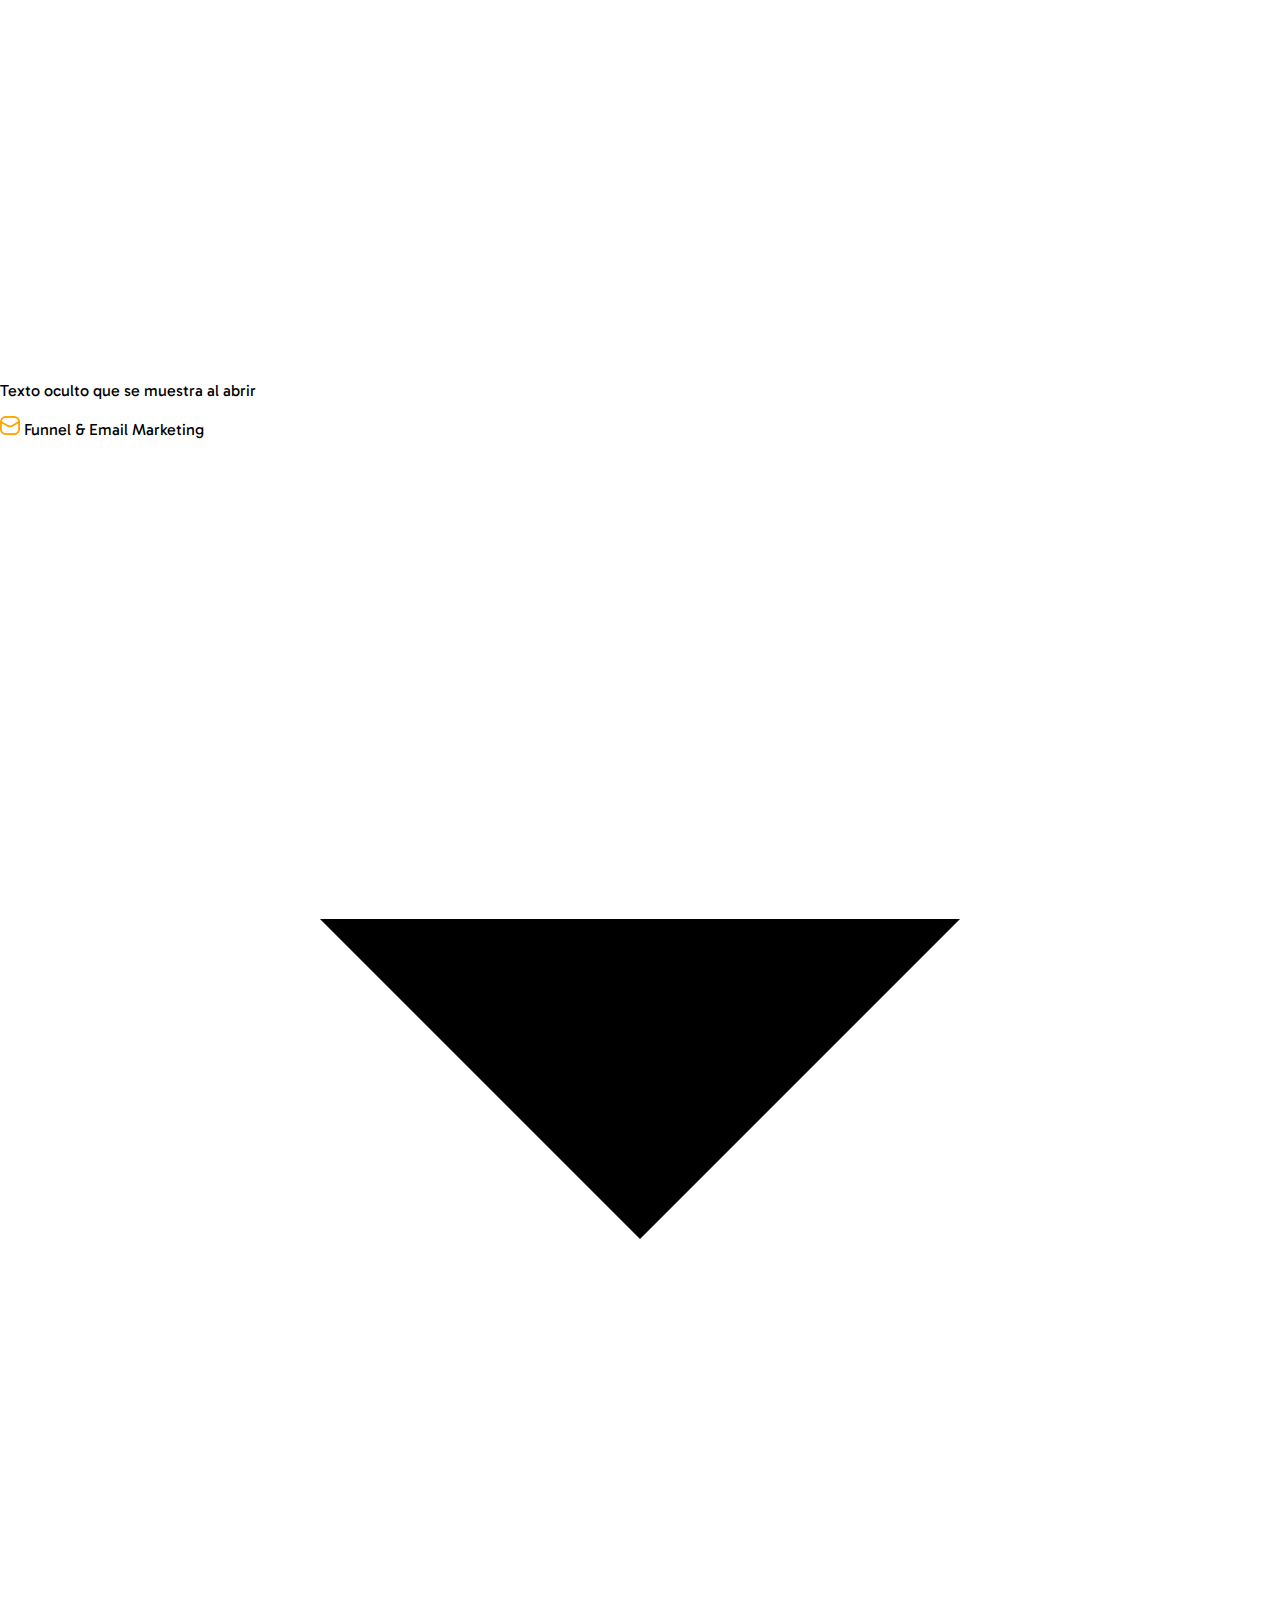
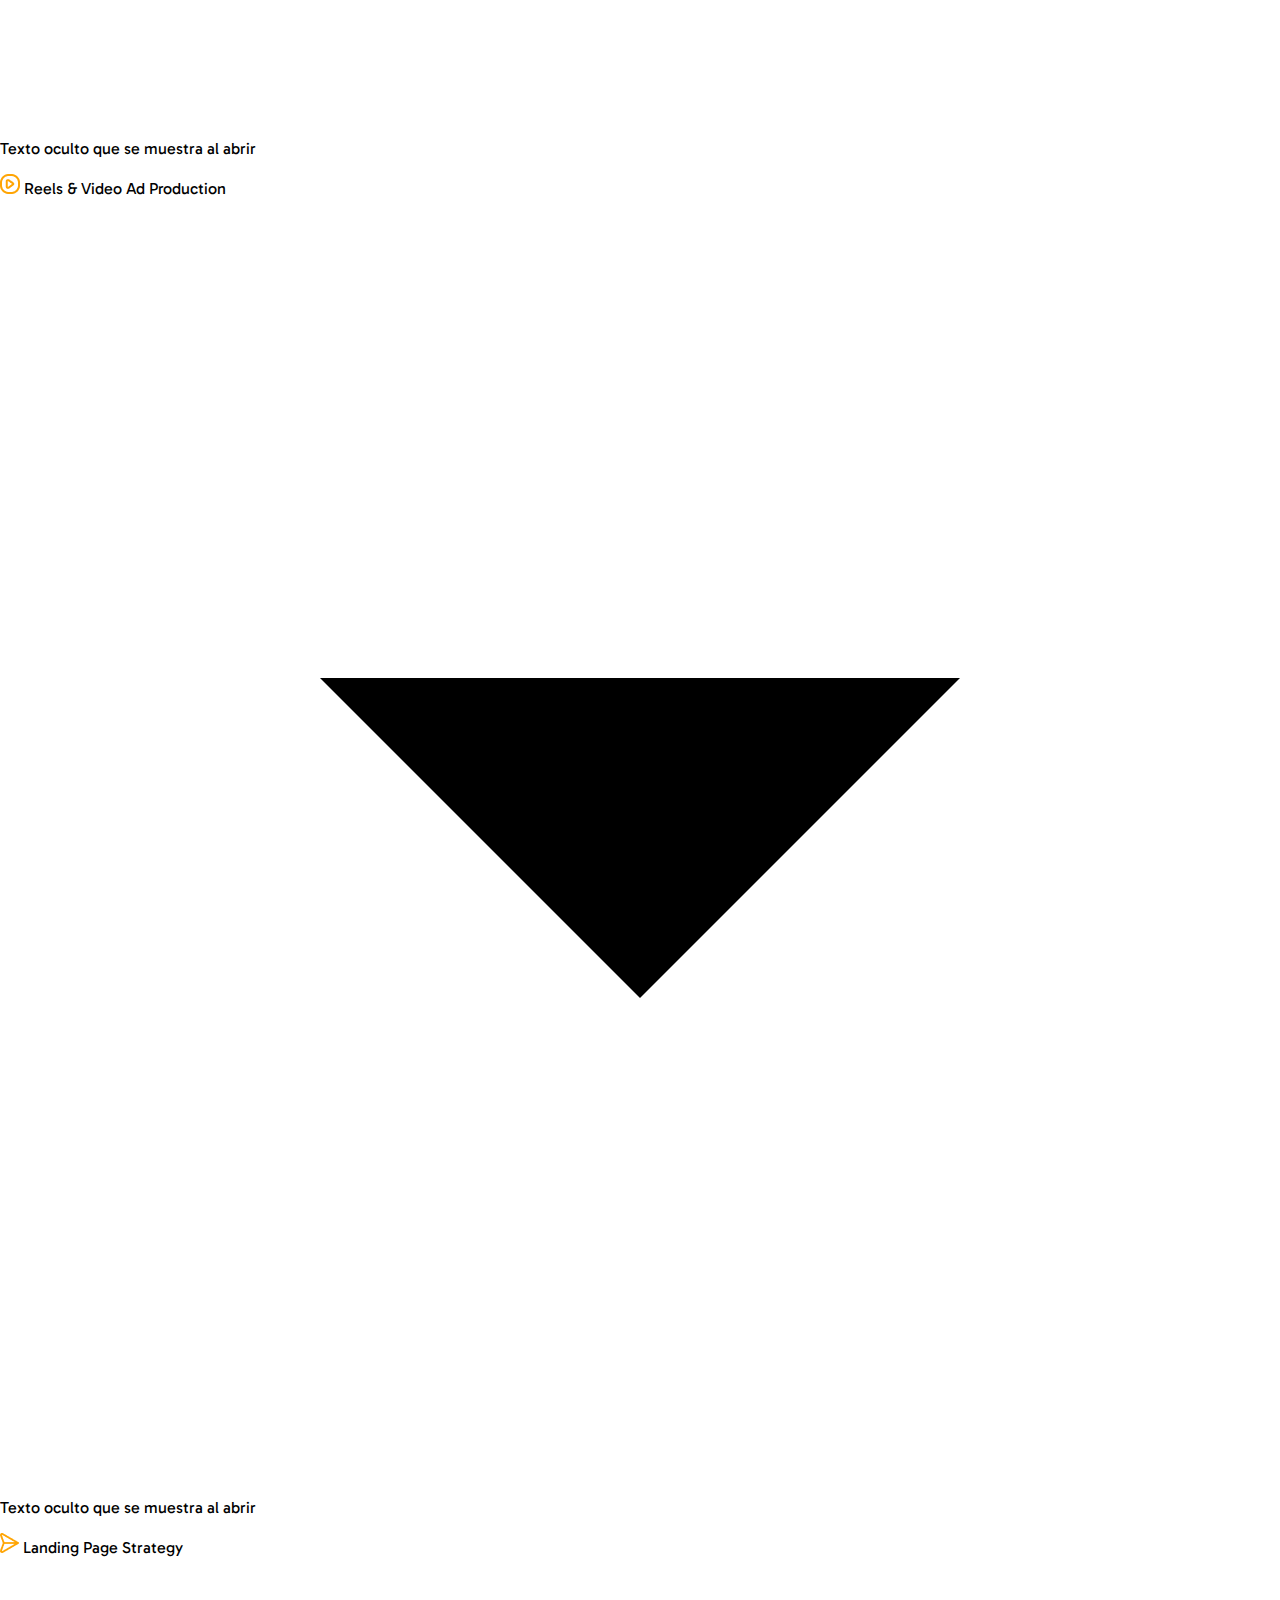
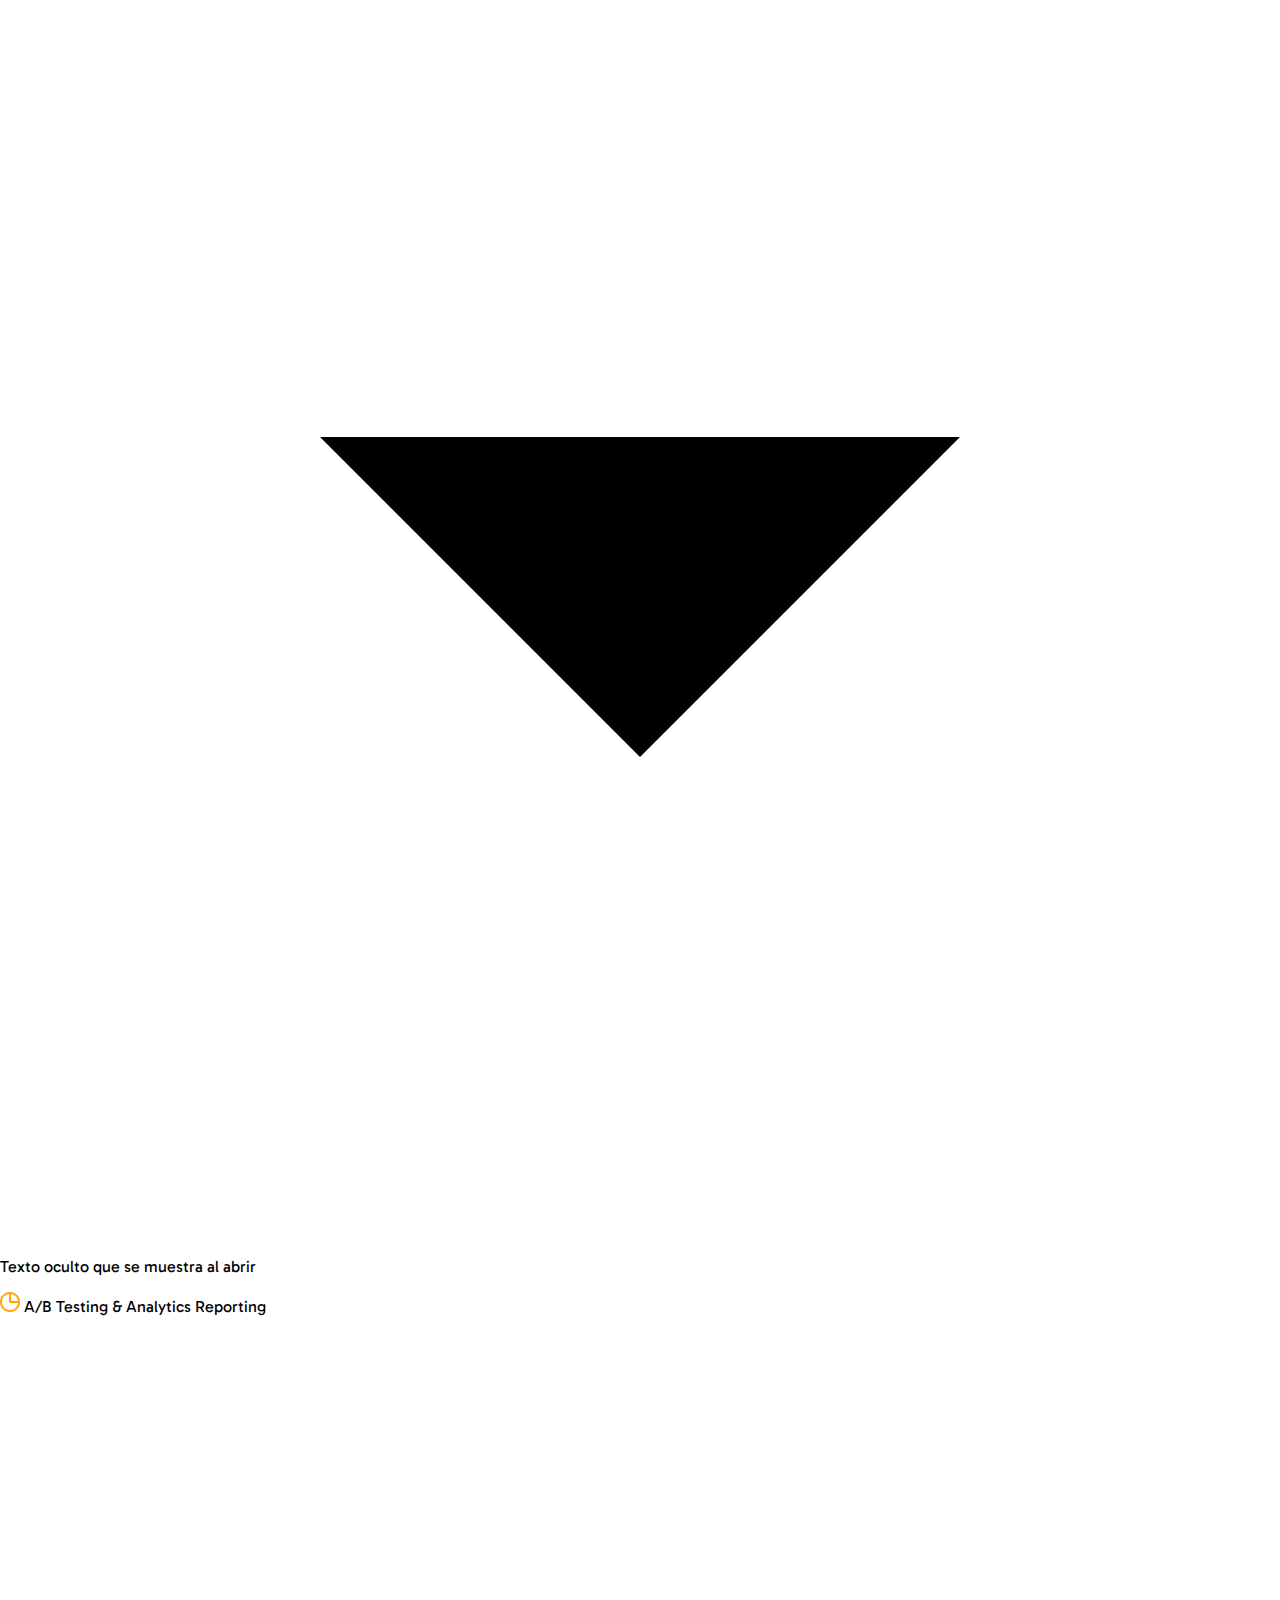
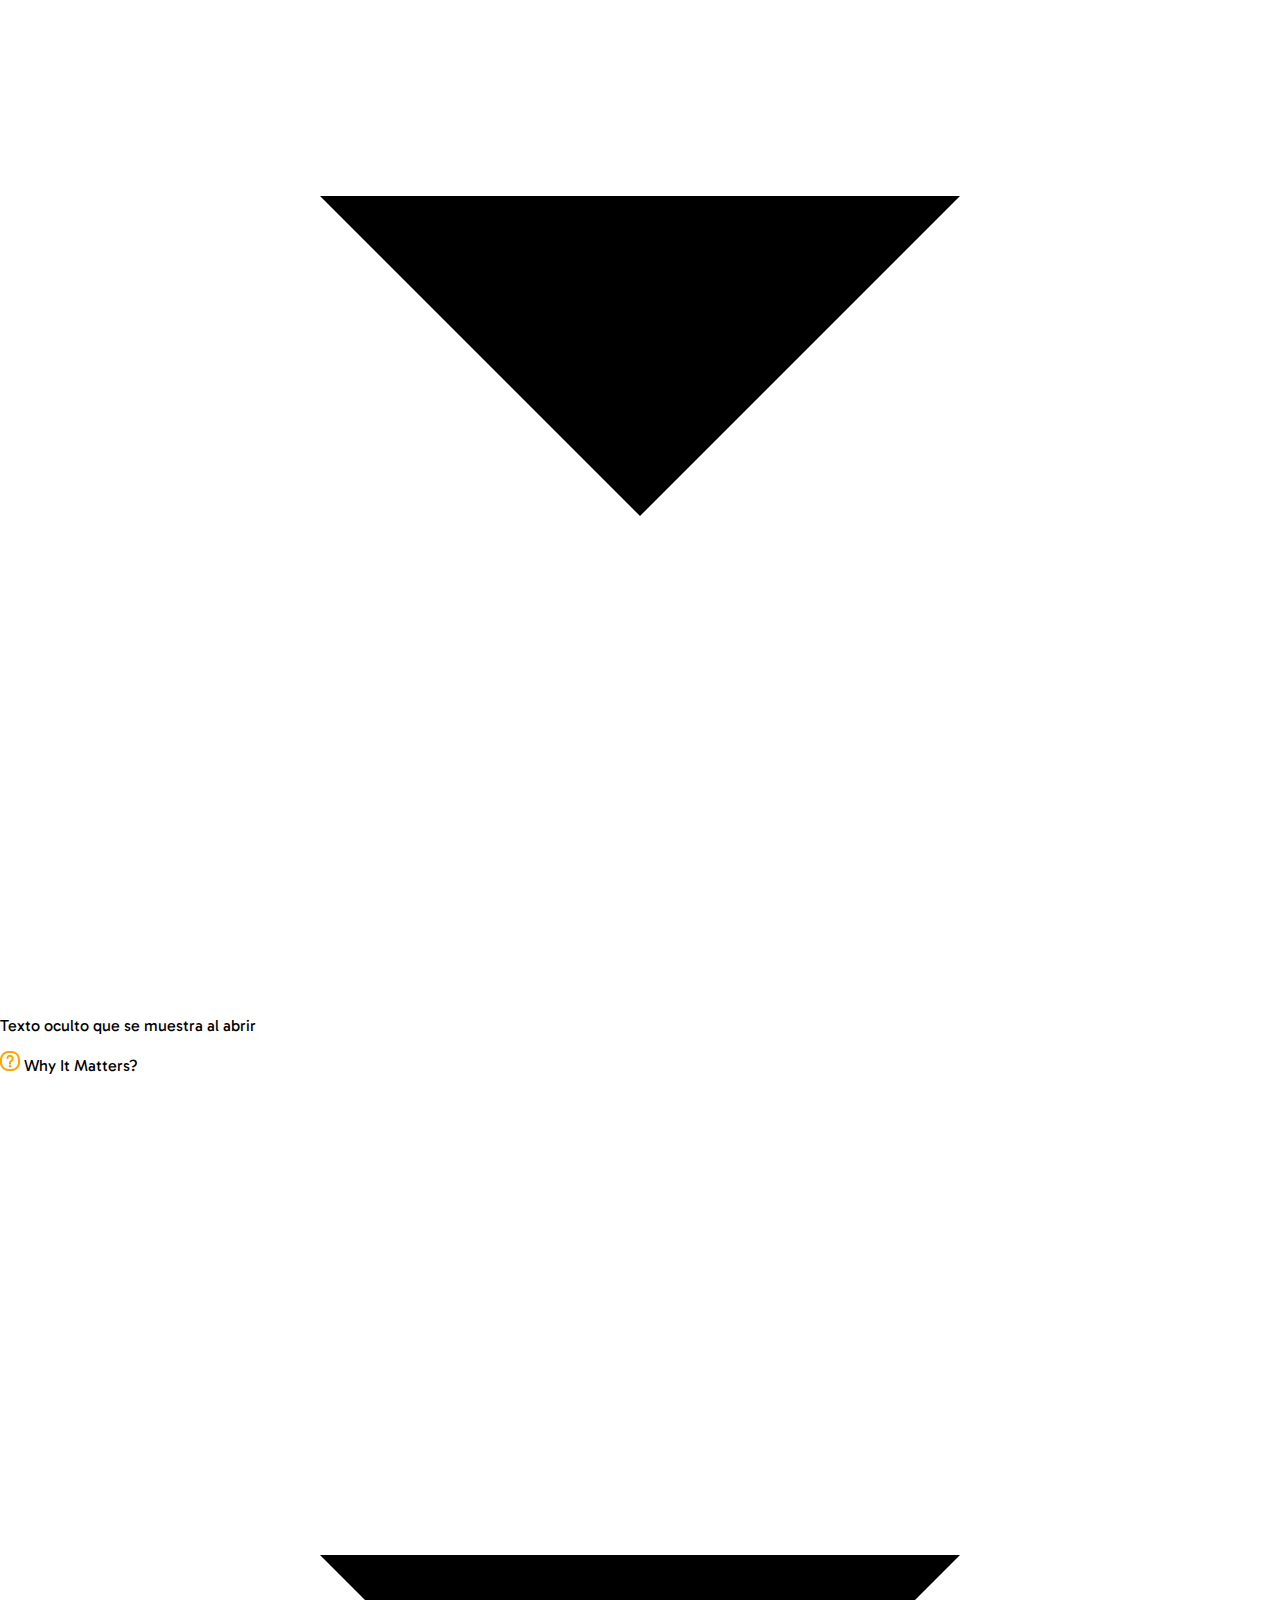
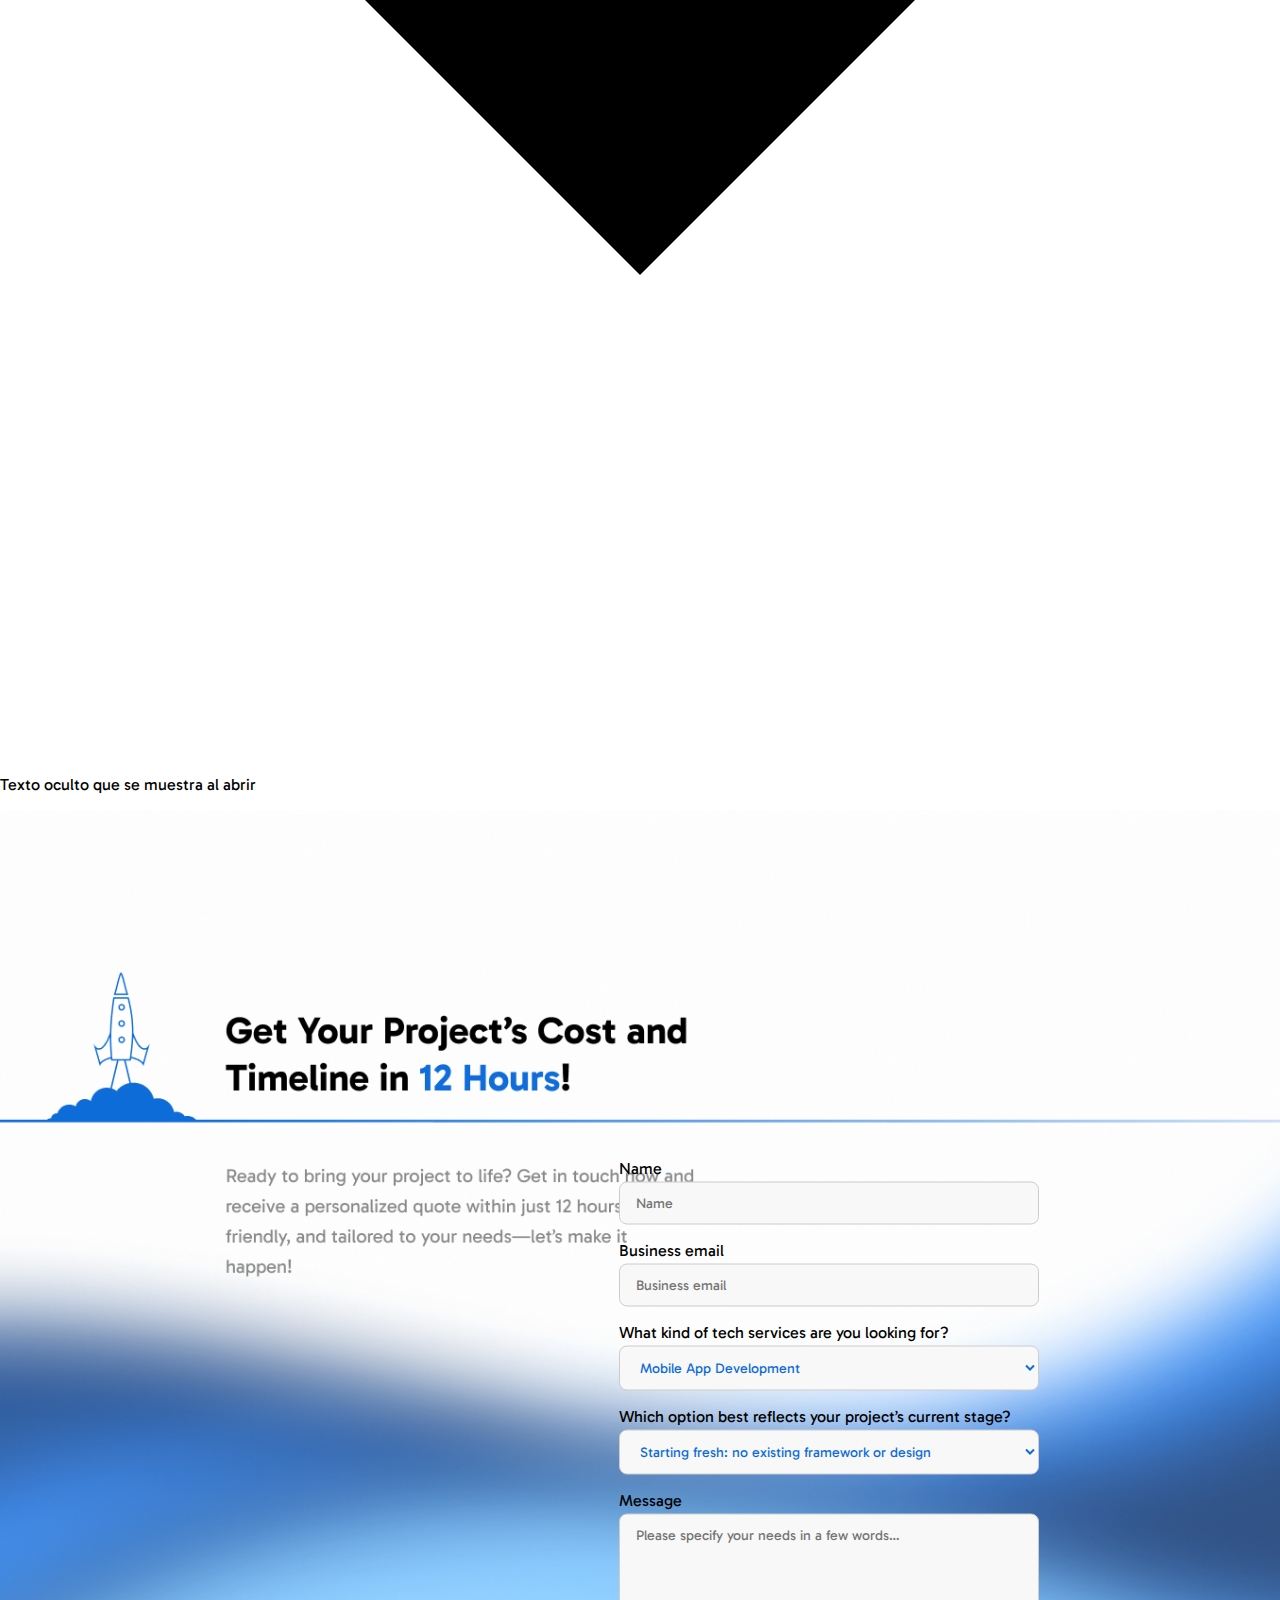
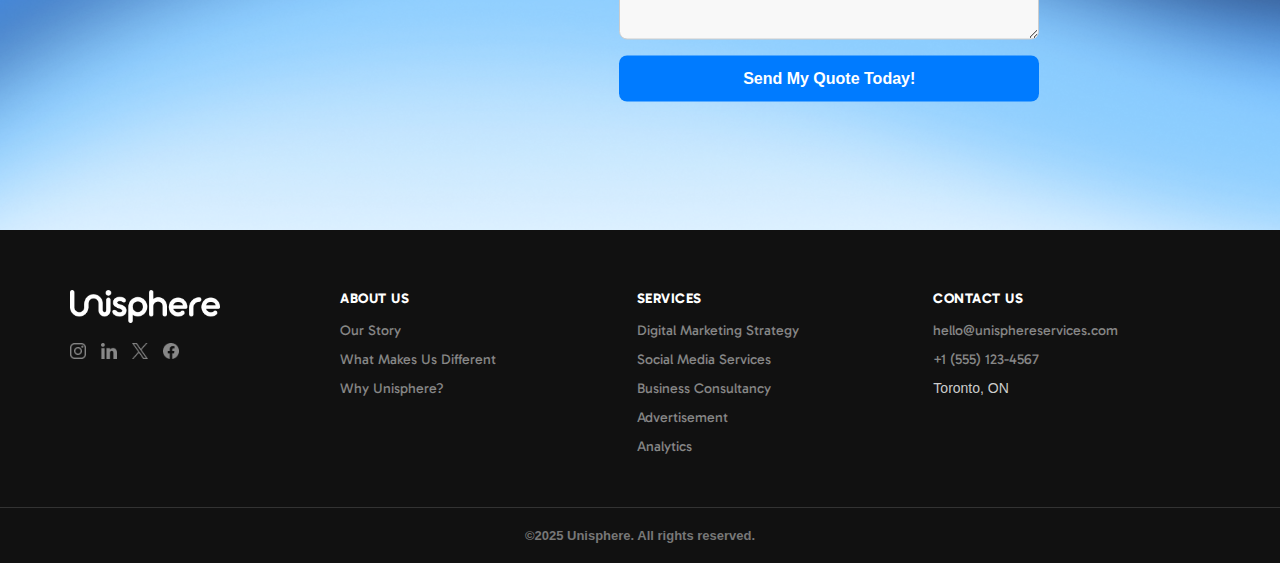
<file: DigitalMarketing.html>
<!DOCTYPE html>
<html lang="en">
  <head>
    <meta charset="UTF-8" />
    <link rel="stylesheet" href="/css/navbar.css" />
    <link rel="stylesheet" href="/css/footer.css" />
    <link rel="stylesheet" href="/css/maskgroup.css" />
    <link rel="stylesheet" href="/css/digital.css" />
    <link
      href="https://fonts.googleapis.com/css2?family=Gabarito:wght@400;700&display=swap"
      rel="stylesheet"
    />

    <meta name="viewport" content="width=device-width, initial-scale=1.0" />
    <title>Unisphere</title>
  </head>
  <body class="digital-page">
    <nav class="nav-container" style="background-color: rgba(240, 248, 255, 0)">
      <div class="nav-conten">
        <div class="nav-img-logo">
          <a href="index.html">
            <img class="logo-unis" src="./image/navbar/logo(blck).png" alt="Logo-Unisphere" />
          </a>
        </div>

        <div class="hamburger">
          <div class="line"></div>
          <div class="line"></div>
          <div class="line"></div>
        </div>

        <div class="nav-sections">
          <a class="nav-link" href="index.html"><span>Home</span></a>
          <a class="nav-link" href="/socialMedia.html"><span>Social</span></a>
          <a class="nav-link" href="/DigitalMarketing.html"
            ><span style="color: rgba(15, 108, 216, 1)">Services</span></a
          >
          <a class="nav-link" href="portfolio.html"><span>Portfolio</span></a>
          <a class="nav-link" href="/Insights.html"><span>Insights</span></a>
          <a class="nav-link" href="AboutUs.html"><span>About Us</span></a>
        </div>

        <div class="nav-social">
          <a class="nav-link" href="error.html"
            ><span style="color: black !important">Contact Us</span></a
          >
        </div>
      </div>
    </nav>
    <section class="services">
      <div class="services-header">
        <div class="strategi">
          <h1 class="slanted">Strategies that click.</h1>
        </div>
        <h3 class="Our">Our Services</h3>
        <h2 class="digital-title">Digital Marketing</h2>
        <p class="digital-p">
          We don't just run ads-we craft intelligent, data-powered digital marketing campaigns that
          speak to your audience and spark action. Whether you're looking to build awareness,
          increase traffic, or drive conversions, we blend creativity with strategy to deliver
          results that matter. From SEO magic to scroll-stopping video ads, we've got every corner
          of digital covered.
        </p>
      </div>
    </section>

    <section class="cards" style="background: white">
      <h2 class="scards-title" style="background-color: white">What we offer...</h2>

      <div class="cards-inner">
        <div class="crad-conten">
          <div class="cards-item">
            <div class="cards-header">
              <img src="/image/digital/search.png" alt="" class="icon" />
              <span class="title">SEO & Keyword Optimization</span>
              <svg class="chevron" viewBox="0 0 24 24"><path d="M6 9l6 6 6-6" /></svg>
            </div>
            <div class="cards-content">
              <p>
                We help your audience find you. Through strategic keyword research, on-page SEO, and
                backlink strategies, we make sure your website ranks higher in search engines—right
                where it matters.
              </p>
            </div>
          </div>
        </div>
        <div class="crad-conten">
          <div class="cards-item">
            <div class="cards-header">
              <img src="/image/digital/google.png" alt="" class="icon" />
              <span class="title">Google Ads & PPC</span>
              <svg class="chevron" viewBox="0 0 24 24"><path d="M6 9l6 6 6-6" /></svg>
            </div>
            <div class="cards-content">
              <p>Texto oculto que se muestra al abrir</p>
            </div>
          </div>
        </div>
        <div class="crad-conten">
          <div class="cards-item">
            <div class="cards-header">
              <img src="/image/digital/message.png" alt="" class="icon" />
              <span class="title">Funnel & Email Marketing</span>
              <svg class="chevron" viewBox="0 0 24 24"><path d="M6 9l6 6 6-6" /></svg>
            </div>
            <div class="cards-content">
              <p>Texto oculto que se muestra al abrir</p>
            </div>
          </div>
        </div>
        <div class="crad-conten">
          <div class="cards-item">
            <div class="cards-header">
              <img src="/image/digital/reels.png" alt="" class="icon" />
              <span class="title">Reels & Video Ad Production</span>
              <svg class="chevron" viewBox="0 0 24 24"><path d="M6 9l6 6 6-6" /></svg>
            </div>
            <div class="cards-content">
              <p>Texto oculto que se muestra al abrir</p>
            </div>
          </div>
        </div>
        <div class="crad-conten">
          <div class="cards-item">
            <div class="cards-header">
              <img src="/image/digital/envio.png" alt="" class="icon" />
              <span class="title">Landing Page Strategy</span>
              <svg class="chevron" viewBox="0 0 24 24"><path d="M6 9l6 6 6-6" /></svg>
            </div>
            <div class="cards-content">
              <p>Texto oculto que se muestra al abrir</p>
            </div>
          </div>
        </div>
        <div class="crad-conten">
          <div class="cards-item">
            <div class="cards-header">
              <img src="/image/digital/testing.png" alt="" class="icon" />
              <span class="title">A/B Testing & Analytics Reporting</span>
              <svg class="chevron" viewBox="0 0 24 24"><path d="M6 9l6 6 6-6" /></svg>
            </div>
            <div class="cards-content">
              <p>Texto oculto que se muestra al abrir</p>
            </div>
          </div>
        </div>
        <div class="crad-conten">
          <div class="cards-item">
            <div class="cards-header">
              <img src="/image/digital/matter.png" alt="" class="icon" />
              <span class="title">Why It Matters?</span>
              <svg class="chevron" viewBox="0 0 24 24"><path d="M6 9l6 6 6-6" /></svg>
            </div>
            <div class="cards-content">
              <p>Texto oculto que se muestra al abrir</p>
            </div>
          </div>
        </div>
      </div>
    </section>

    <section class="maskgroup">
      <form class="mask-container" id="quoteForm">
        <div class="field">
          <label>Name</label>
          <input type="text" placeholder="Name" name="name" required />
        </div>
        <div class="field">
          <label>Business email</label>
          <input type="email" placeholder="Business email" name="email" required />
        </div>
        <div class="field">
          <label>What kind of tech services are you looking for?</label>
          <select style="color: rgba(15, 108, 216, 1)" name="service" required>
            <option value="Mobile App Development">Mobile App Development</option>
            <option value="Web Development">Web Development</option>
            <option value="UX/UI Design">UX/UI Design</option>
          </select>
        </div>
        <div class="field">
          <label>Which option best reflects your project’s current stage?</label>
          <select style="color: rgba(15, 108, 216, 1)" name="stage" required>
            <option value="Starting fresh">Starting fresh: no existing framework or design</option>
            <option value="Have designs">Have designs, need dev</option>
            <option value="Maintenance">Existing app, need maintenance</option>
          </select>
        </div>
        <div class="field">
          <label>Message</label>
          <textarea
            name="message"
            placeholder="Please specify your needs in a few words…"
            required
          ></textarea>
        </div>
        <button type="submit" class="cta">Send My Quote Today!</button>
      </form>
    </section>
    <div id="import-footer"></div>
    <script>
      document.querySelectorAll('.cards-header').forEach((header) => {
        header.addEventListener('click', () => {
          const card = header.parentElement;
          card.classList.toggle('active');
        });
      });
    </script>
    <script>
      // Animaciones al hacer scroll
      const reveals = document.querySelectorAll('.reveal');

      function handleReveal() {
        for (let i = 0; i < reveals.length; i++) {
          const windowHeight = window.innerHeight;
          const elementTop = reveals[i].getBoundingClientRect().top;
          const elementVisible = 100;

          if (elementTop < windowHeight - elementVisible) {
            reveals[i].classList.add('visible');
          }
        }
      }

      window.addEventListener('scroll', handleReveal);
      window.addEventListener('load', handleReveal);
    </script>

    <script>
      document.addEventListener('DOMContentLoaded', () => {
        const form = document.getElementById('quoteForm');
        const submitBtn = form.querySelector('button[type="submit"]');

        form.addEventListener('submit', async (e) => {
          e.preventDefault(); // evita recarga

          const formData = {
            name: form.name.value.trim(),
            email: form.email.value.trim(),
            service: form.service.value,
            stage: form.stage.value,
            message: form.message.value.trim(),
          };

          if (!formData.name || !formData.email || !formData.message) {
            Toastify({
              text: 'Please fill out all required fields.',
              duration: 4000,
              gravity: 'top',
              position: 'right',
              backgroundColor: '#cd314e',
            }).showToast();
            return;
          }

          submitBtn.classList.add('loading');

          try {
            const response = await fetch('https://tu-servidor.com/api/send-quote', {
              method: 'POST',
              headers: { 'Content-Type': 'application/json' },
              body: JSON.stringify(formData),
            });

            if (response.ok) {
              Toastify({
                text: '✅ Your quote was sent successfully!',
                duration: 4000,
                gravity: 'top',
                position: 'right',
                backgroundColor: '#2e9e60',
              }).showToast();
              form.reset();
            } else {
              Toastify({
                text: '⚠️ Something went wrong. Please try again.',
                duration: 4000,
                gravity: 'top',
                position: 'right',
                backgroundColor: '#f9893b',
              }).showToast();
            }
          } catch (err) {
            console.error('Error sending quote:', err);
            Toastify({
              text: '🚨 Error connecting to the server.',
              duration: 4000,
              gravity: 'top',
              position: 'right',
              backgroundColor: '#cd314e',
            }).showToast();
          } finally {
            submitBtn.classList.remove('loading');
          }
        });
      });
    </script>
    <script src="/js/scroll-animate.js"></script>
    <script src="/js/nav-foot.js"></script>
  </body>
</html>
</file>
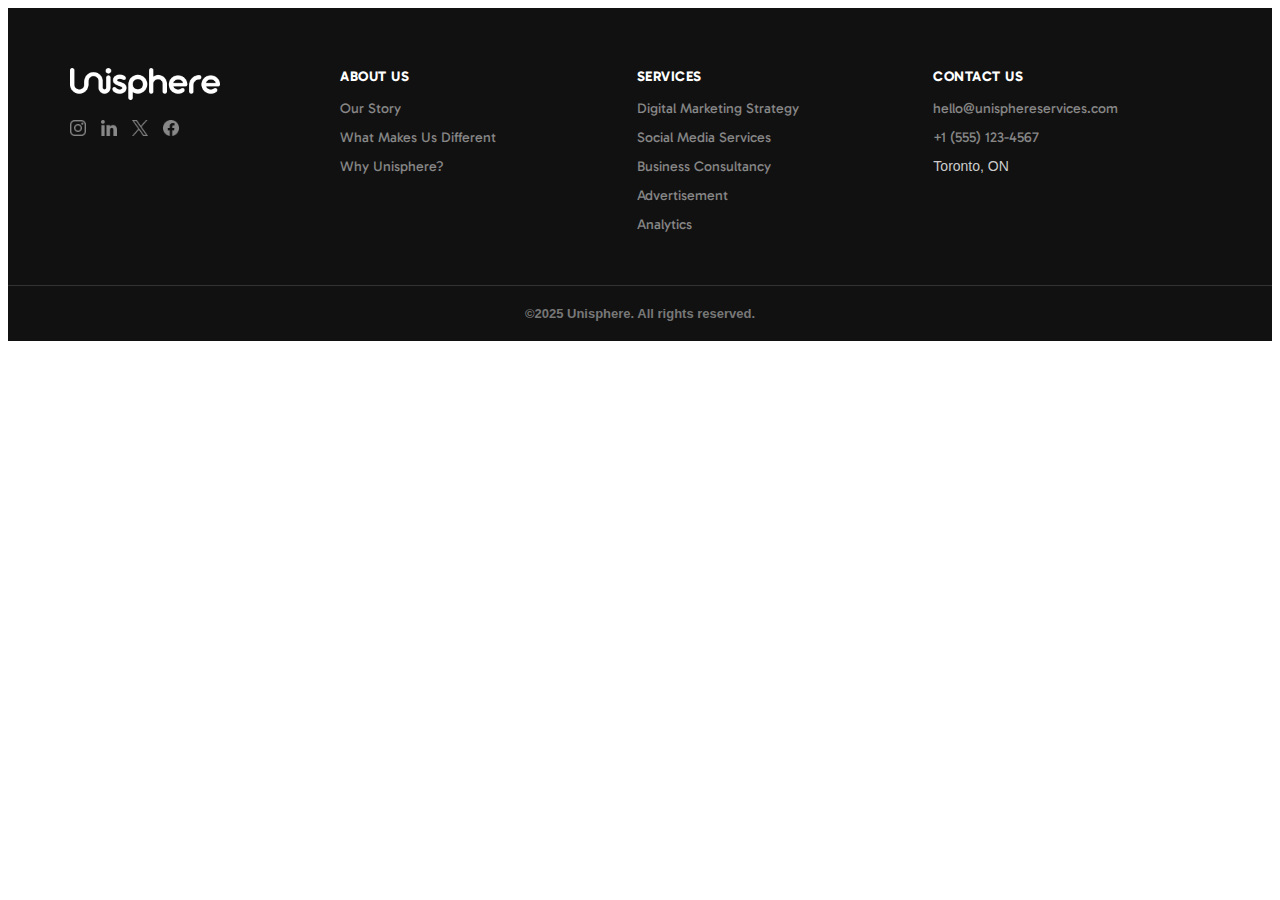
<file: footer.html>
<html>
  <head>
    <link rel="stylesheet" href="/css/footer.css" />
  </head>
  <body>
    <footer class="footer">
      <div class="footer-top">
        <div class="footer-col logo-col">
          <div class="conten-logo-footer">
            <img src="/image/footer/logofooter.png" alt="Logo Unisphere" />
          </div>
          <div class="conten-social-footer">
            <a href="#"><img src="/image/footer/ig.png" alt="Instagram" /></a>
            <a href="#"><img src="/image/footer/in.png" alt="LinkedIn" /></a>
            <a href="#"><img src="/image/footer/X.png" alt="X" /></a>
            <a href="#"><img src="/image/footer/face.png" alt="Facebook" /></a>
          </div>
        </div>
        <div class="footer-col">
          <h4>ABOUT US</h4>
          <ul>
            <li><a href="#">Our Story</a></li>
            <li><a href="#">What Makes Us Different</a></li>
            <li><a href="#">Why Unisphere?</a></li>
          </ul>
        </div>
        <div class="footer-col">
          <h4>SERVICES</h4>
          <ul>
            <li><a href="#">Digital Marketing Strategy</a></li>
            <li><a href="#">Social Media Services</a></li>
            <li><a href="#">Business Consultancy</a></li>
            <li><a href="#">Advertisement</a></li>
            <li><a href="#">Analytics</a></li>
          </ul>
        </div>
        <div class="footer-col">
          <h4>CONTACT US</h4>
          <ul>
            <li><a href="mailto:hello@unisphereservices.com">hello@unisphereservices.com</a></li>
            <li><a href="tel:+15551234567">+1 (555) 123-4567</a></li>
            <li>Toronto, ON</li>
          </ul>
        </div>
      </div>
      <div class="footer-bottom">
        <h5>©2025 Unisphere. All rights reserved.</h5>
      </div>
    </footer>
  </body>
</html>
</file>
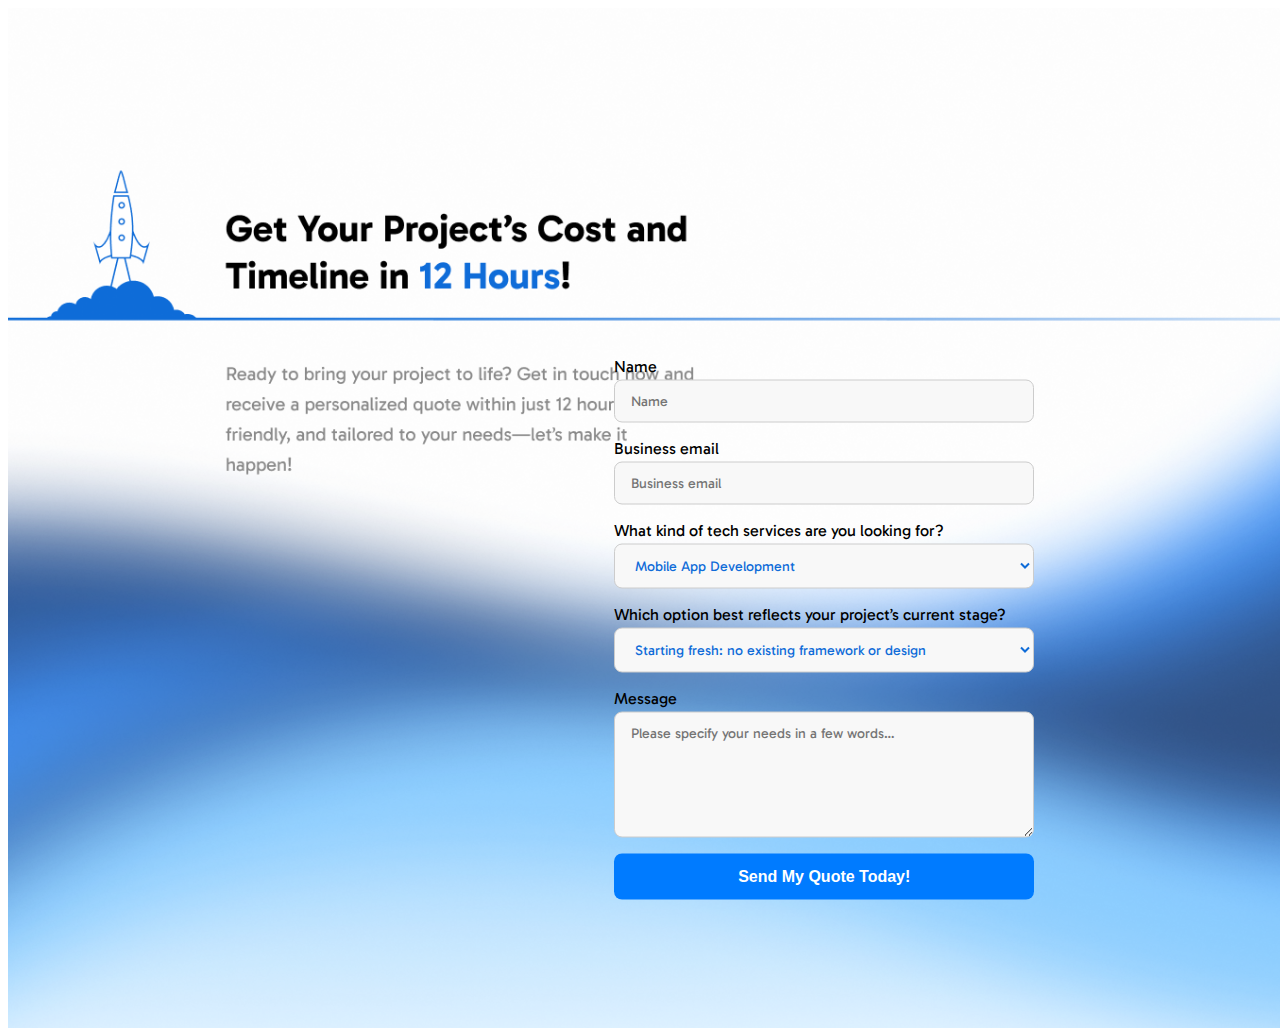
<file: getintouch.html>
<!DOCTYPE html>
<html lang="en">
  <head>
    <meta charset="UTF-8" />
    <title>Get a Quote</title>
    <link rel="stylesheet" href="/css/maskgroup.css" />
  </head>
  <body>
    <section class="maskgroup">
      <form class="mask-container">
        <div class="field">
          <label>Name</label>
          <input type="text" placeholder="Name" />
        </div>
        <div class="field">
          <label>Business email</label>
          <input type="email" placeholder="Business email" />
        </div>
        <div class="field">
          <label>What kind of tech services are you looking for?</label>
          <select style="color: rgba(15, 108, 216, 1);">
            <option style="color: rgba(15, 108, 216, 1);">Mobile App Development</option>
            <option style="color: rgba(15, 108, 216, 1);">Web Development</option>
            <option style="color: rgba(15, 108, 216, 1);">UX/UI Design</option>
          </select>
        </div>
        <div class="field">
          <label>Which option best reflects your project’s current stage?</label>
          <select style="color: rgba(15, 108, 216, 1);">
            <option>Starting fresh: no existing framework or design</option>
            <option>Have designs, need dev</option>
            <option>Existing app, need maintenance</option>
          </select>
        </div>
        <div class="field">
          <label>Message</label>
          <textarea placeholder="Please specify your needs in a few words…"></textarea>
        </div>
        <button class="cta">Send My Quote Today!</button>
      </form>
    </section>
  </body>
</html>
</file>
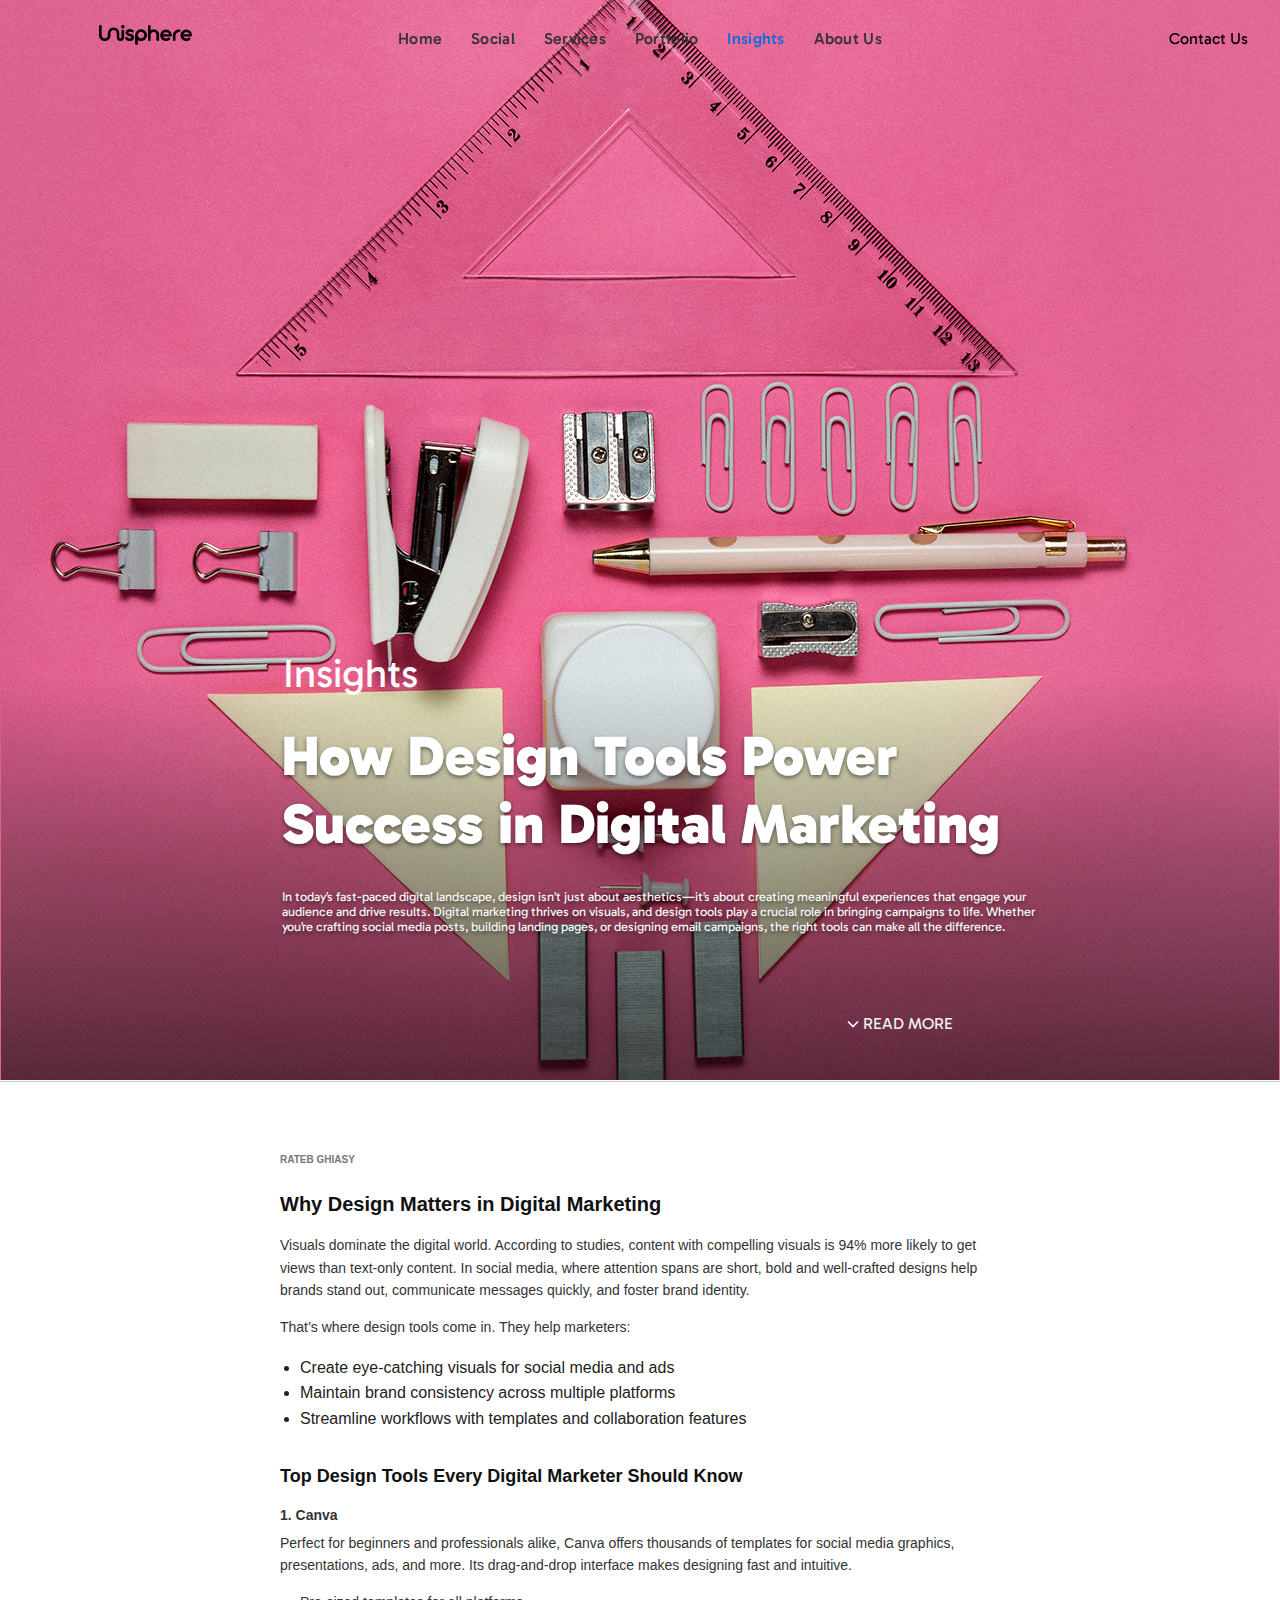
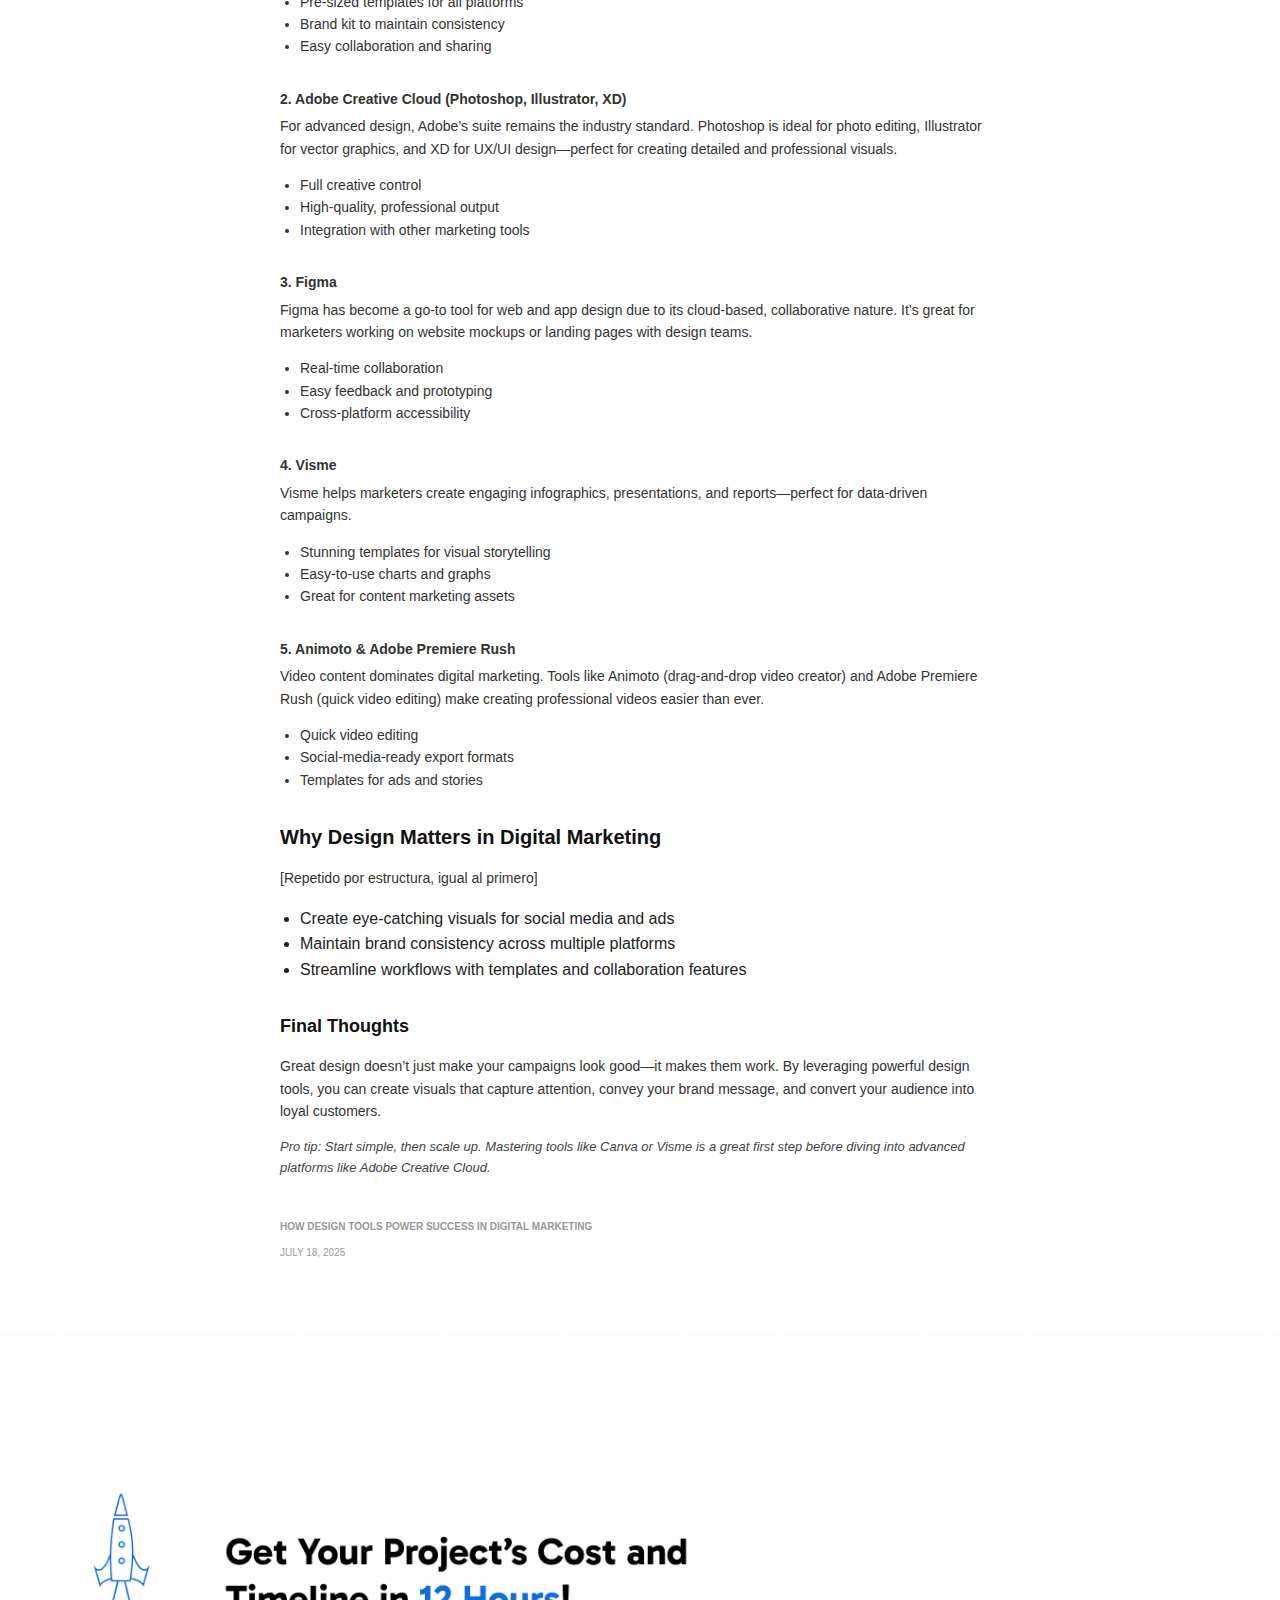
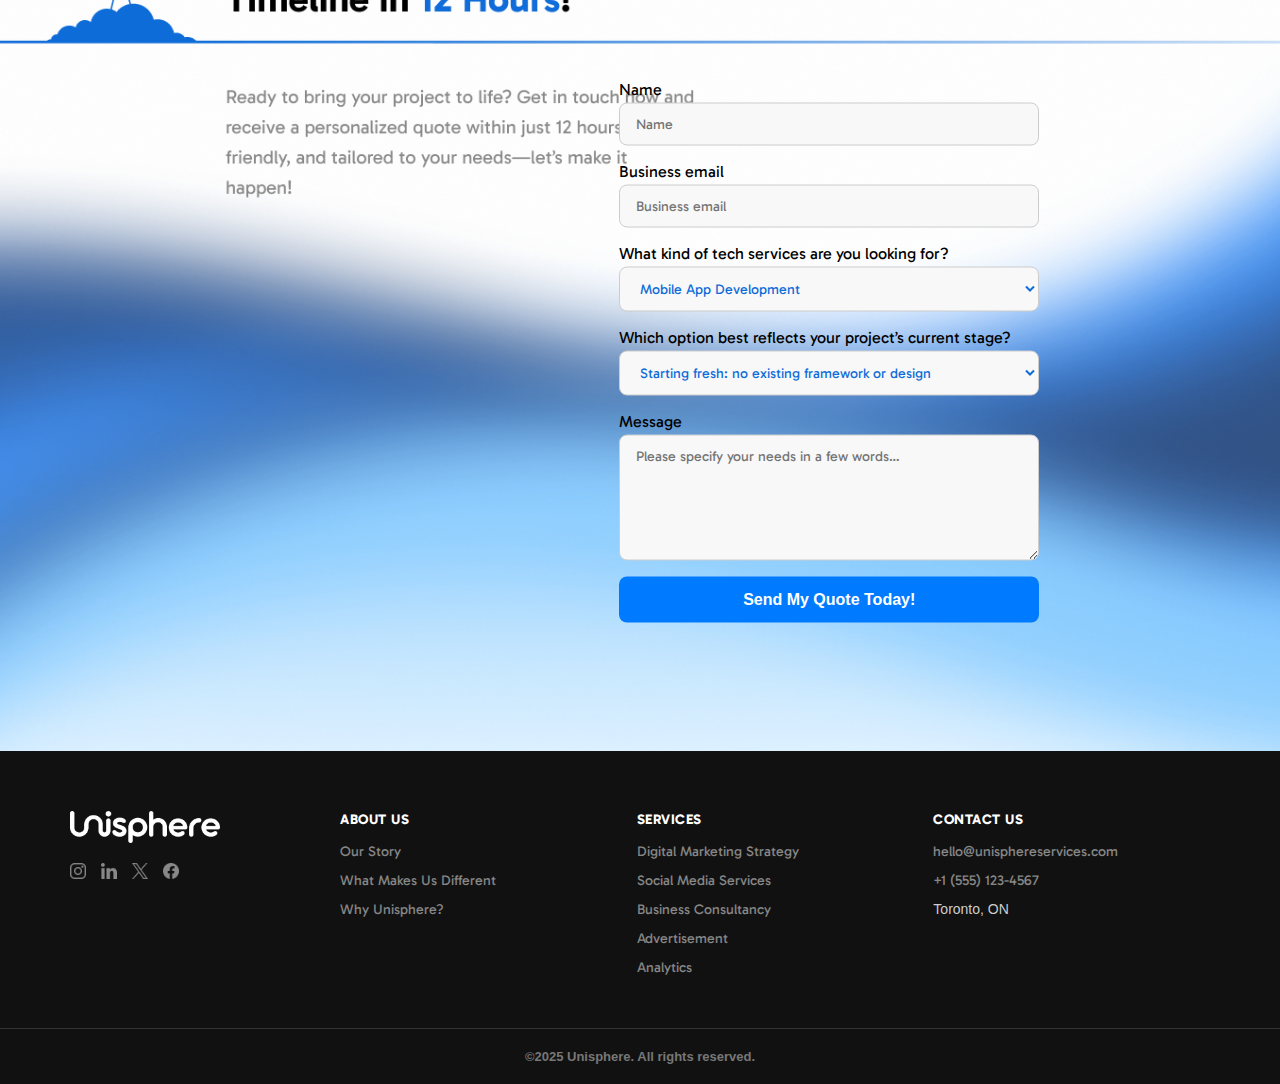
<file: Insights.html>
<!DOCTYPE html>
<html lang="en">
  <head>
    <meta charset="UTF-8" />
    <link rel="stylesheet" href="/css/navbar.css" />
    <link rel="stylesheet" href="/css/footer.css" />
    <link rel="stylesheet" href="/css/maskgroup.css" />
    <link rel="stylesheet" href="/css/Insights.css" />
    <link
      href="https://fonts.googleapis.com/css2?family=Gabarito:wght@400;700&display=swap"
      rel="stylesheet"
    />

    <meta name="viewport" content="width=device-width, initial-scale=1.0" />
    <title>Unisphere | Insights</title>
  </head>
  <body class="digital-page">
    <nav class="nav-container" style="background: rgba(255, 255, 255, 0); backdrop-filter: none">
      <div class="nav-conten">
        <div class="nav-img-logo">
          <a href="index.html">
            <img class="logo-unis" src="./image/navbar/logo(blck).png" alt="Logo-Unisphere" />
          </a>
        </div>

        <div class="hamburger">
          <div class="line"></div>
          <div class="line"></div>
          <div class="line"></div>
        </div>

        <div class="nav-sections">
          <a class="nav-link" href="index.html"><span>Home</span></a>
          <a class="nav-link" href="/socialMedia.html"><span>Social</span></a>
          <a class="nav-link" href="/DigitalMarketing.html"><span>Services</span></a>
          <a class="nav-link" href="portfolio.html"><span>Portfolio</span></a>
          <a class="nav-link" href="Insights.html"
            ><span style="color: rgba(15, 108, 216, 1)">Insights</span></a
          >
          <a class="nav-link" href="AboutUs.html"><span>About Us</span></a>
        </div>

        <div class="nav-social">
          <a class="nav-link" href="error.html"
            ><span style="color: black !important">Contact Us</span></a
          >
        </div>
      </div>
    </nav>
    <section class="services">
      <div class="services-header">
        <div class="strategi"></div>
        <h3 class="Our">Insights</h3>
        <h2 class="digital-title">How Design Tools Power Success in Digital Marketing</h2>
        <p class="digital-p">
          In today’s fast-paced digital landscape, design isn’t just about aesthetics—it’s about
          creating meaningful experiences that engage your audience and drive results. Digital
          marketing thrives on visuals, and design tools play a crucial role in bringing campaigns
          to life. Whether you’re crafting social media posts, building landing pages, or designing
          email campaigns, the right tools can make all the difference.
        </p>
        <div class="read-conten">
          <svg class="chevron-white" viewBox="0 0 24 24" style="color: white !important">
            <path d="M6 9l6 6 6-6" />
          </svg>
          <span class="read">READ MORE</span>
        </div>
      </div>
    </section>

    <section class="insights-section">
      <div class="insights-container">
        <p class="insights-author">RATEB GHIASY</p>
        <h2 class="insights-title">Why Design Matters in Digital Marketing</h2>
        <p class="insights-paragraph">
          Visuals dominate the digital world. According to studies, content with compelling visuals
          is 94% more likely to get views than text-only content. In social media, where attention
          spans are short, bold and well-crafted designs help brands stand out, communicate messages
          quickly, and foster brand identity.
        </p>
        <p class="insights-paragraph">That’s where design tools come in. They help marketers:</p>
        <ul class="insights-list">
          <li>Create eye-catching visuals for social media and ads</li>
          <li>Maintain brand consistency across multiple platforms</li>
          <li>Streamline workflows with templates and collaboration features</li>
        </ul>

        <h3 class="insights-subtitle">Top Design Tools Every Digital Marketer Should Know</h3>

        <div class="insights-tool">
          <p>
            <strong>1. Canva</strong><br />
            Perfect for beginners and professionals alike, Canva offers thousands of templates for
            social media graphics, presentations, ads, and more. Its drag-and-drop interface makes
            designing fast and intuitive.
          </p>
          <ul>
            <li>Pre-sized templates for all platforms</li>
            <li>Brand kit to maintain consistency</li>
            <li>Easy collaboration and sharing</li>
          </ul>
        </div>

        <div class="insights-tool">
          <p>
            <strong>2. Adobe Creative Cloud (Photoshop, Illustrator, XD)</strong><br />
            For advanced design, Adobe’s suite remains the industry standard. Photoshop is ideal for
            photo editing, Illustrator for vector graphics, and XD for UX/UI design—perfect for
            creating detailed and professional visuals.
          </p>
          <ul>
            <li>Full creative control</li>
            <li>High-quality, professional output</li>
            <li>Integration with other marketing tools</li>
          </ul>
        </div>

        <div class="insights-tool">
          <p>
            <strong>3. Figma</strong><br />
            Figma has become a go-to tool for web and app design due to its cloud-based,
            collaborative nature. It’s great for marketers working on website mockups or landing
            pages with design teams.
          </p>
          <ul>
            <li>Real-time collaboration</li>
            <li>Easy feedback and prototyping</li>
            <li>Cross-platform accessibility</li>
          </ul>
        </div>

        <div class="insights-tool">
          <p>
            <strong>4. Visme</strong><br />
            Visme helps marketers create engaging infographics, presentations, and reports—perfect
            for data-driven campaigns.
          </p>
          <ul>
            <li>Stunning templates for visual storytelling</li>
            <li>Easy-to-use charts and graphs</li>
            <li>Great for content marketing assets</li>
          </ul>
        </div>

        <div class="insights-tool">
          <p>
            <strong>5. Animoto & Adobe Premiere Rush</strong><br />
            Video content dominates digital marketing. Tools like Animoto (drag-and-drop video
            creator) and Adobe Premiere Rush (quick video editing) make creating professional videos
            easier than ever.
          </p>
          <ul>
            <li>Quick video editing</li>
            <li>Social-media-ready export formats</li>
            <li>Templates for ads and stories</li>
          </ul>
        </div>

        <h2 class="insights-title">Why Design Matters in Digital Marketing</h2>
        <p class="insights-paragraph">[Repetido por estructura, igual al primero]</p>
        <ul class="insights-list">
          <li>Create eye-catching visuals for social media and ads</li>
          <li>Maintain brand consistency across multiple platforms</li>
          <li>Streamline workflows with templates and collaboration features</li>
        </ul>

        <h3 class="insights-subtitle">Final Thoughts</h3>
        <p class="insights-paragraph">
          Great design doesn’t just make your campaigns look good—it makes them work. By leveraging
          powerful design tools, you can create visuals that capture attention, convey your brand
          message, and convert your audience into loyal customers.
        </p>
        <p class="insights-protip">
          Pro tip: Start simple, then scale up. Mastering tools like Canva or Visme is a great first
          step before diving into advanced platforms like Adobe Creative Cloud.
        </p>

        <p class="insights-meta">HOW DESIGN TOOLS POWER SUCCESS IN DIGITAL MARKETING</p>
        <p class="insights-date">JULY 18, 2025</p>
      </div>
    </section>

    <section class="maskgroup">
      <form class="mask-container" id="quoteForm">
        <div class="field">
          <label>Name</label>
          <input type="text" placeholder="Name" name="name" required />
        </div>
        <div class="field">
          <label>Business email</label>
          <input type="email" placeholder="Business email" name="email" required />
        </div>
        <div class="field">
          <label>What kind of tech services are you looking for?</label>
          <select style="color: rgba(15, 108, 216, 1)" name="service" required>
            <option value="Mobile App Development">Mobile App Development</option>
            <option value="Web Development">Web Development</option>
            <option value="UX/UI Design">UX/UI Design</option>
          </select>
        </div>
        <div class="field">
          <label>Which option best reflects your project’s current stage?</label>
          <select style="color: rgba(15, 108, 216, 1)" name="stage" required>
            <option value="Starting fresh">Starting fresh: no existing framework or design</option>
            <option value="Have designs">Have designs, need dev</option>
            <option value="Maintenance">Existing app, need maintenance</option>
          </select>
        </div>
        <div class="field">
          <label>Message</label>
          <textarea
            name="message"
            placeholder="Please specify your needs in a few words…"
            required
          ></textarea>
        </div>
        <button type="submit" class="cta">Send My Quote Today!</button>
      </form>
    </section>
    <div id="import-footer"></div>
    <script>
      document.querySelectorAll('.cards-header').forEach((header) => {
        header.addEventListener('click', () => {
          const card = header.parentElement;
          card.classList.toggle('active');
        });
      });
    </script>
    <script>
      // Animaciones al hacer scroll
      const reveals = document.querySelectorAll('.reveal');

      function handleReveal() {
        for (let i = 0; i < reveals.length; i++) {
          const windowHeight = window.innerHeight;
          const elementTop = reveals[i].getBoundingClientRect().top;
          const elementVisible = 100;

          if (elementTop < windowHeight - elementVisible) {
            reveals[i].classList.add('visible');
          }
        }
      }

      window.addEventListener('scroll', handleReveal);
      window.addEventListener('load', handleReveal);
    </script>

    <script>
      document.addEventListener('DOMContentLoaded', () => {
        const form = document.getElementById('quoteForm');
        const submitBtn = form.querySelector('button[type="submit"]');

        form.addEventListener('submit', async (e) => {
          e.preventDefault(); // evita recarga

          const formData = {
            name: form.name.value.trim(),
            email: form.email.value.trim(),
            service: form.service.value,
            stage: form.stage.value,
            message: form.message.value.trim(),
          };

          if (!formData.name || !formData.email || !formData.message) {
            Toastify({
              text: 'Please fill out all required fields.',
              duration: 4000,
              gravity: 'top',
              position: 'right',
              backgroundColor: '#cd314e',
            }).showToast();
            return;
          }

          submitBtn.classList.add('loading');

          try {
            const response = await fetch('https://tu-servidor.com/api/send-quote', {
              method: 'POST',
              headers: { 'Content-Type': 'application/json' },
              body: JSON.stringify(formData),
            });

            if (response.ok) {
              Toastify({
                text: '✅ Your quote was sent successfully!',
                duration: 4000,
                gravity: 'top',
                position: 'right',
                backgroundColor: '#2e9e60',
              }).showToast();
              form.reset();
            } else {
              Toastify({
                text: '⚠️ Something went wrong. Please try again.',
                duration: 4000,
                gravity: 'top',
                position: 'right',
                backgroundColor: '#f9893b',
              }).showToast();
            }
          } catch (err) {
            console.error('Error sending quote:', err);
            Toastify({
              text: '🚨 Error connecting to the server.',
              duration: 4000,
              gravity: 'top',
              position: 'right',
              backgroundColor: '#cd314e',
            }).showToast();
          } finally {
            submitBtn.classList.remove('loading');
          }
        });
      });
    </script>
    <script src="/js/scroll-animate.js"></script>
    <script src="/js/nav-foot.js"></script>
  </body>
</html>
</file>
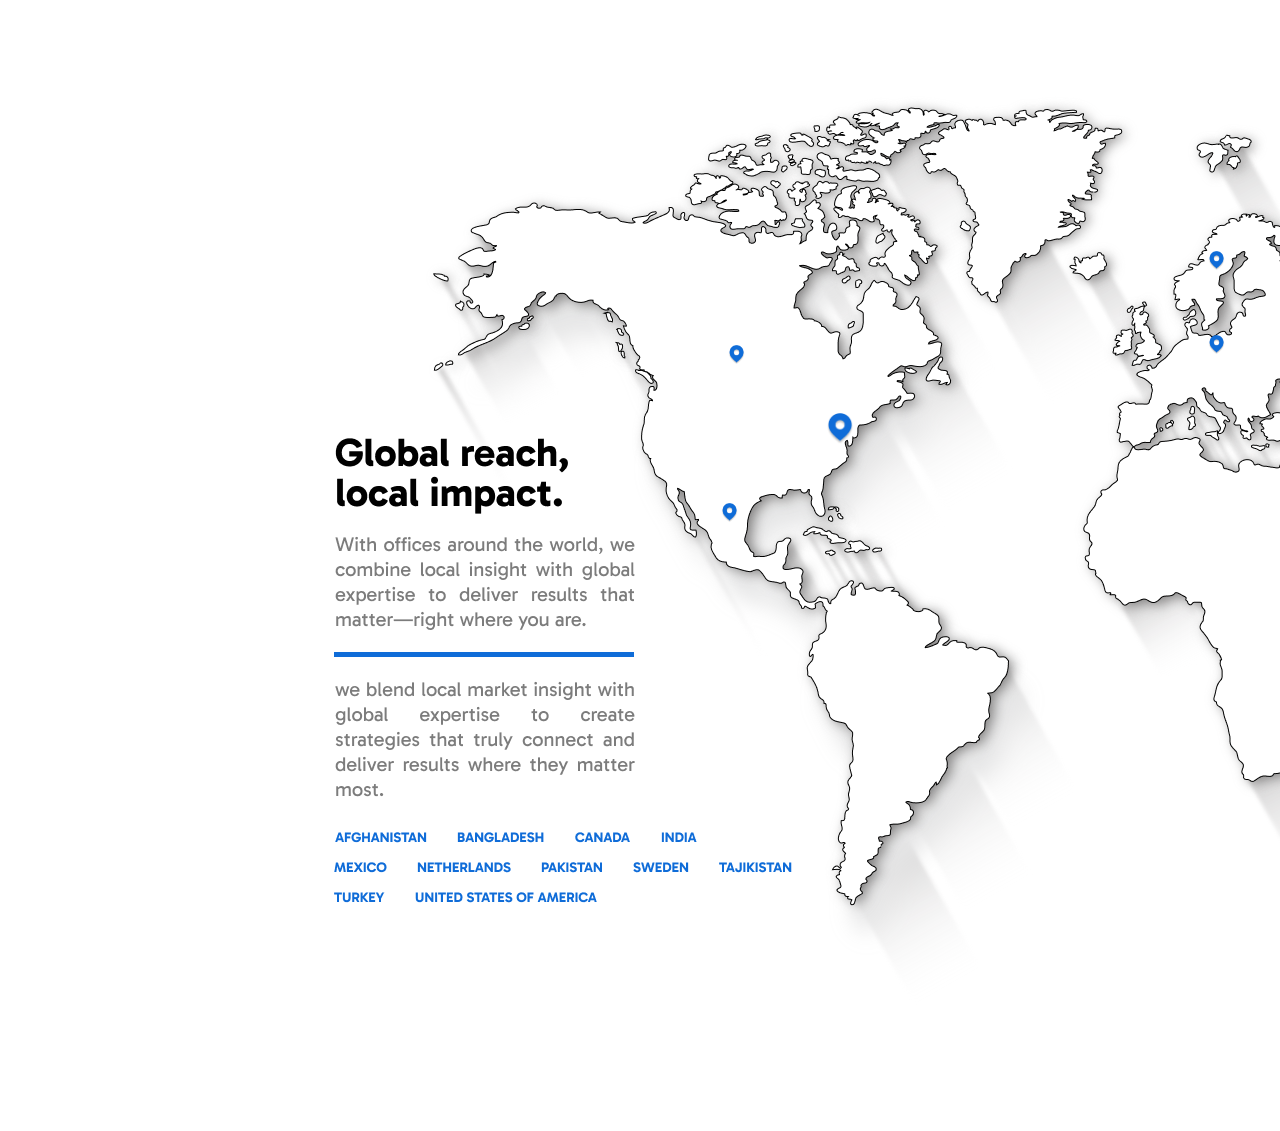
<file: map.html>
<!DOCTYPE html>
<html lang="es">
  <head>
    <meta charset="UTF-8" />
    <meta name="viewport" content="width=device-width, initial-scale=1.0" />
    <title>Mapa Interactivo</title>
    <link rel="stylesheet" href="/css/map.css" />
  </head>
  <body>
    <div class="container">
      <section class="map-panel">
        <div class="map-container">
          <img class="world-map" src="/image/home/World_Map.png" alt="Mapa Mundial" />

          <!-- Marcadores posicionados absolutamente sobre el mapa -->
          <div class="marker big" style="top: 37%; left: 102%" data-label="USA - New York"></div>
          <div class="marker" style="top: 30%; left: 89%" data-label="Canada"> <h1></h1></div>
          <div class="marker" style="top: 45%; left: 88.2%" data-label="Mexico"></div>
          <div class="marker" style="top: 29%; left: 149%" data-label="Netherlands"></div>
          <div class="marker" style="top: 21%; left: 149%" data-label="Sweden"></div>
          <div class="marker" style="top: 36%; left: 158.5%" data-label="Turkey"></div>
          <div class="marker" style="top: 39%; left: 175%" data-label="Afghanistan"></div>
          <div class="marker" style="top: 42%; left: 188%" data-label="Bangladesh"></div>
          <div class="marker big" style="top: 45%; left: 184%" data-label="India"></div>
        </div>
      </section>
    </div>

    <script src="/js/map.js"></script>
  </body>
</html>
</file>
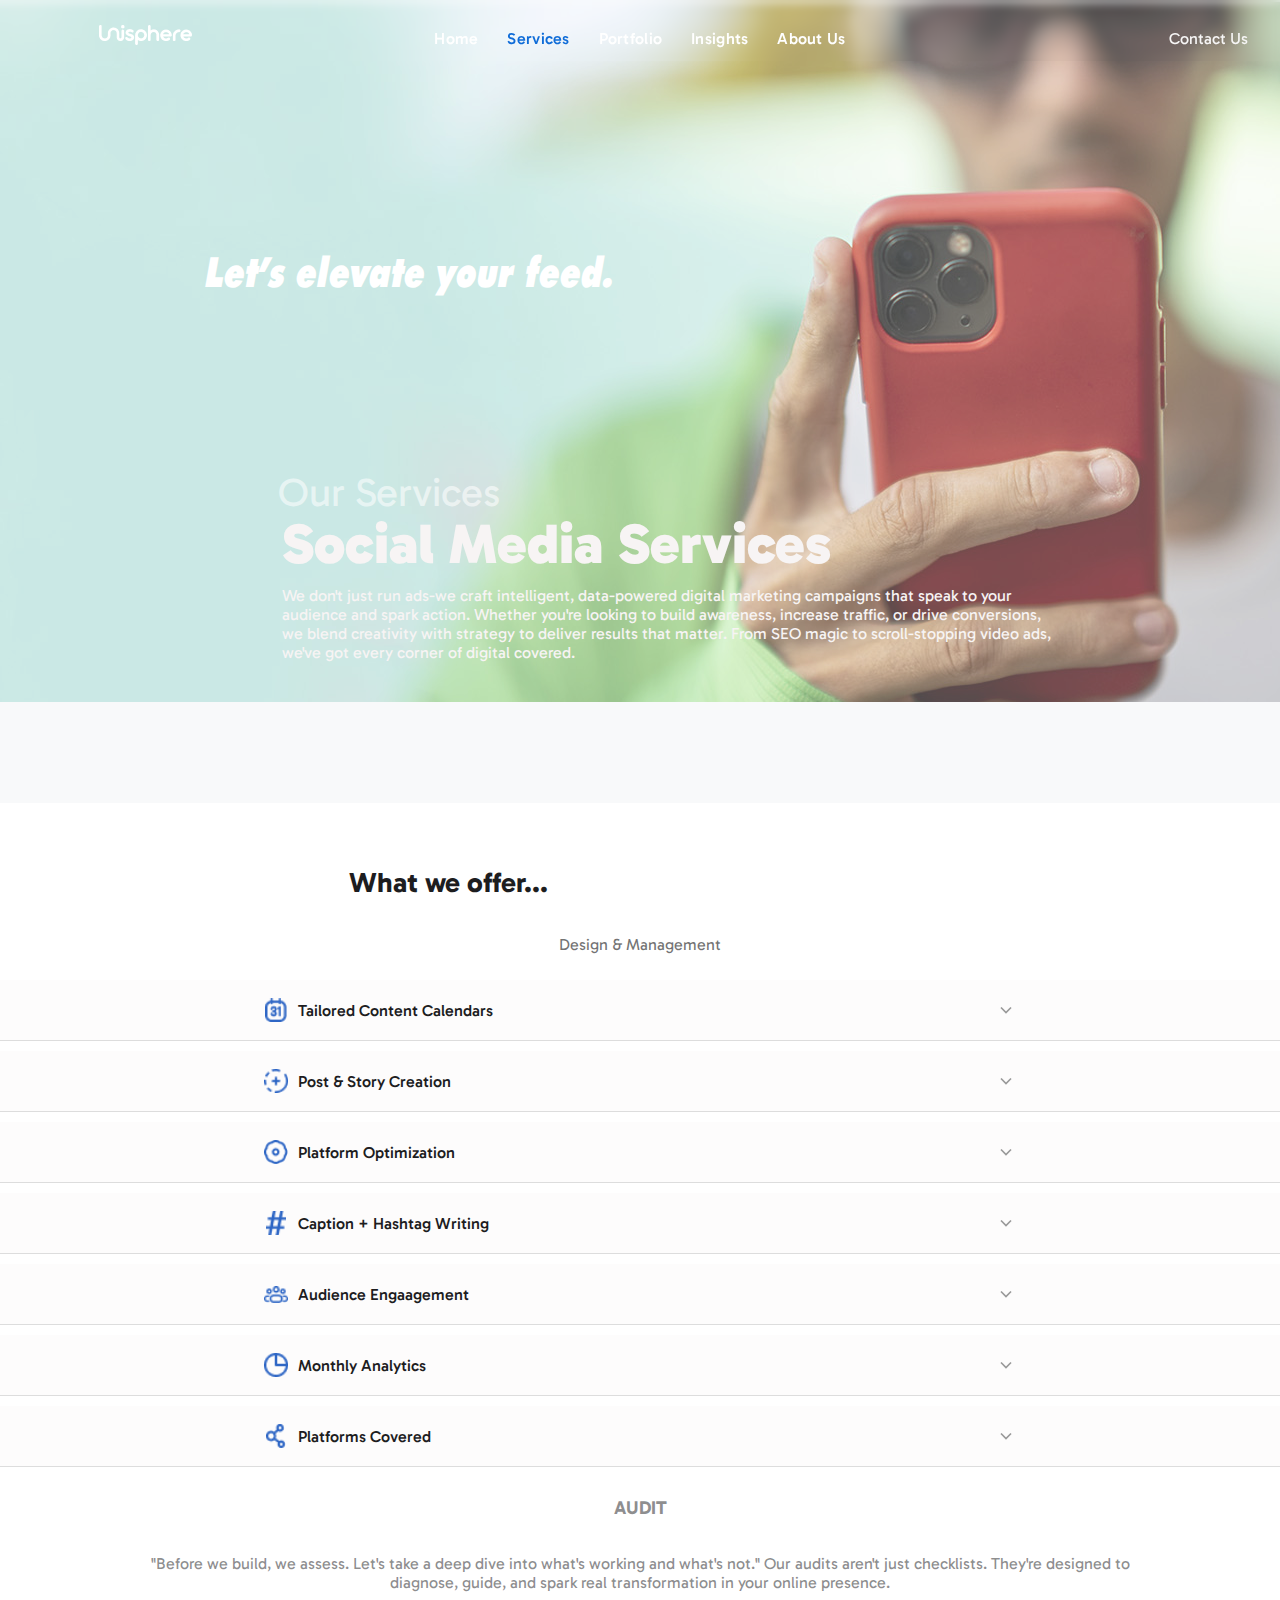
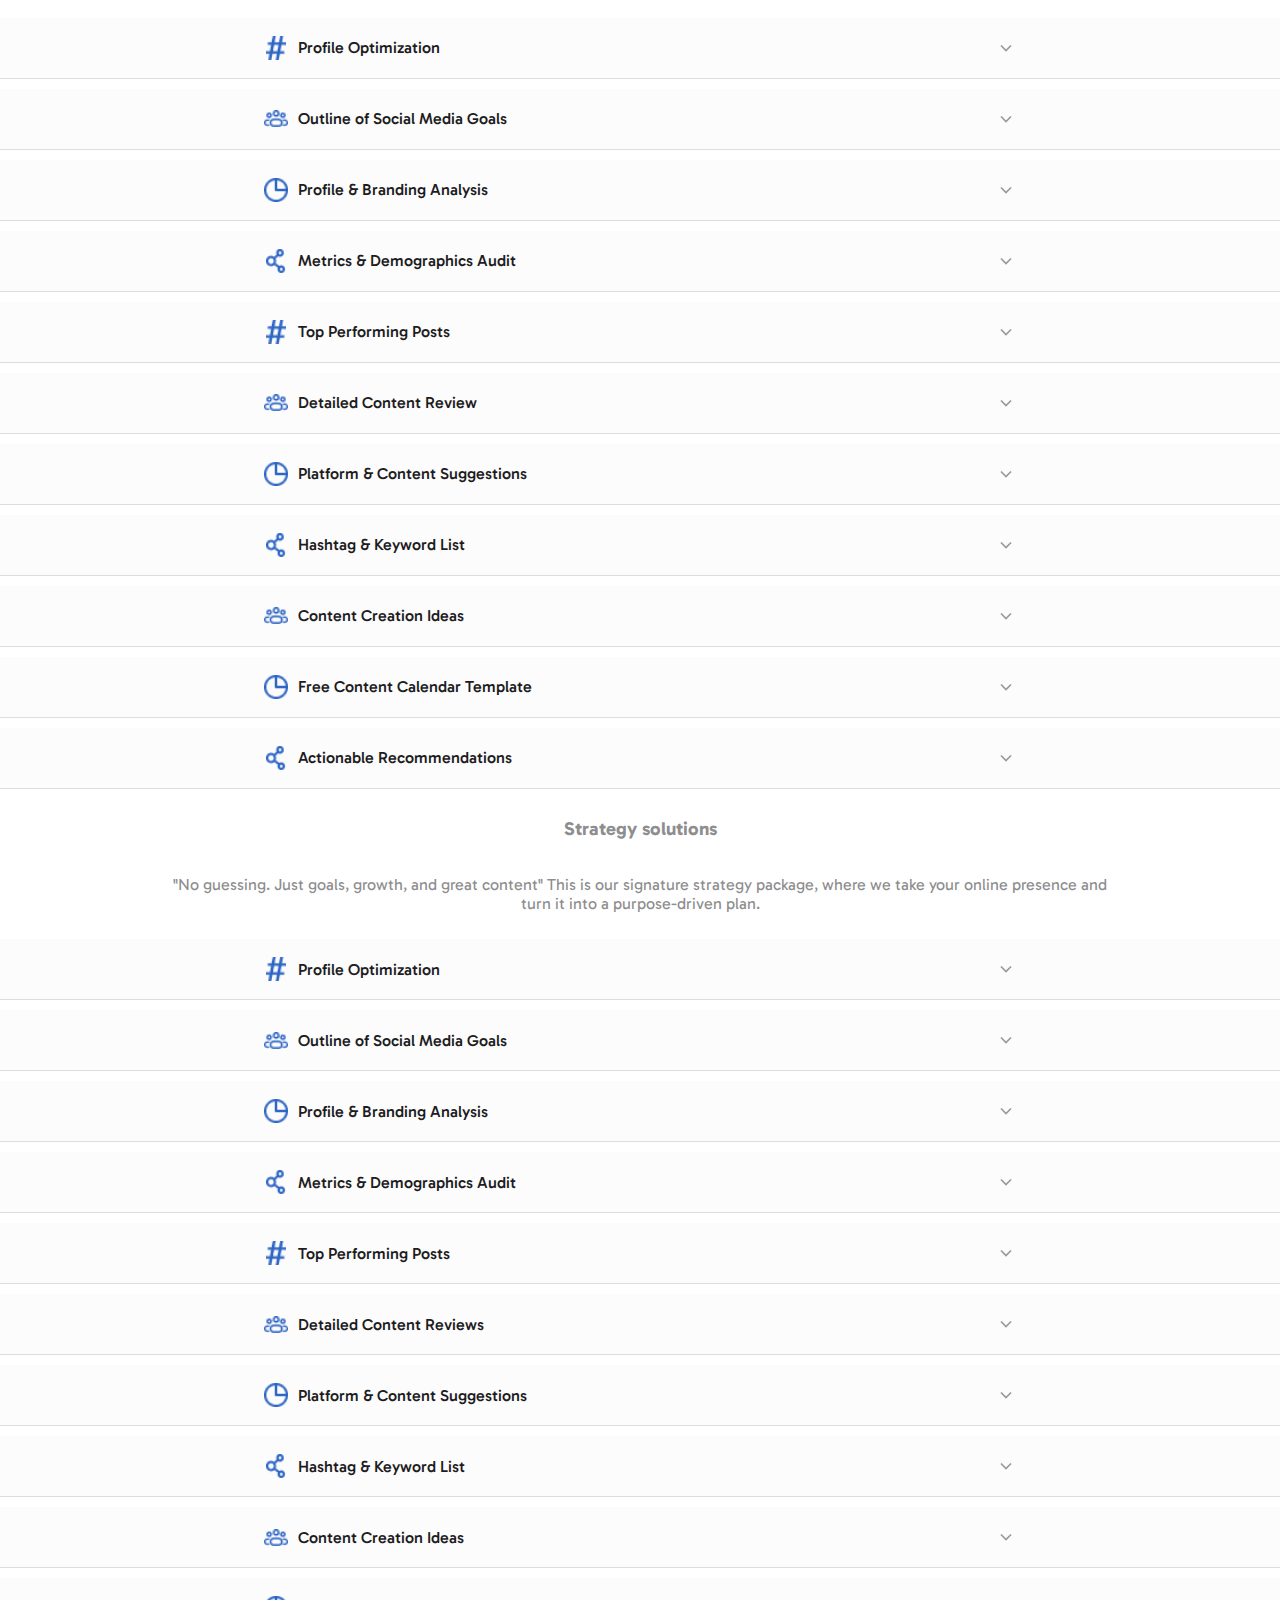
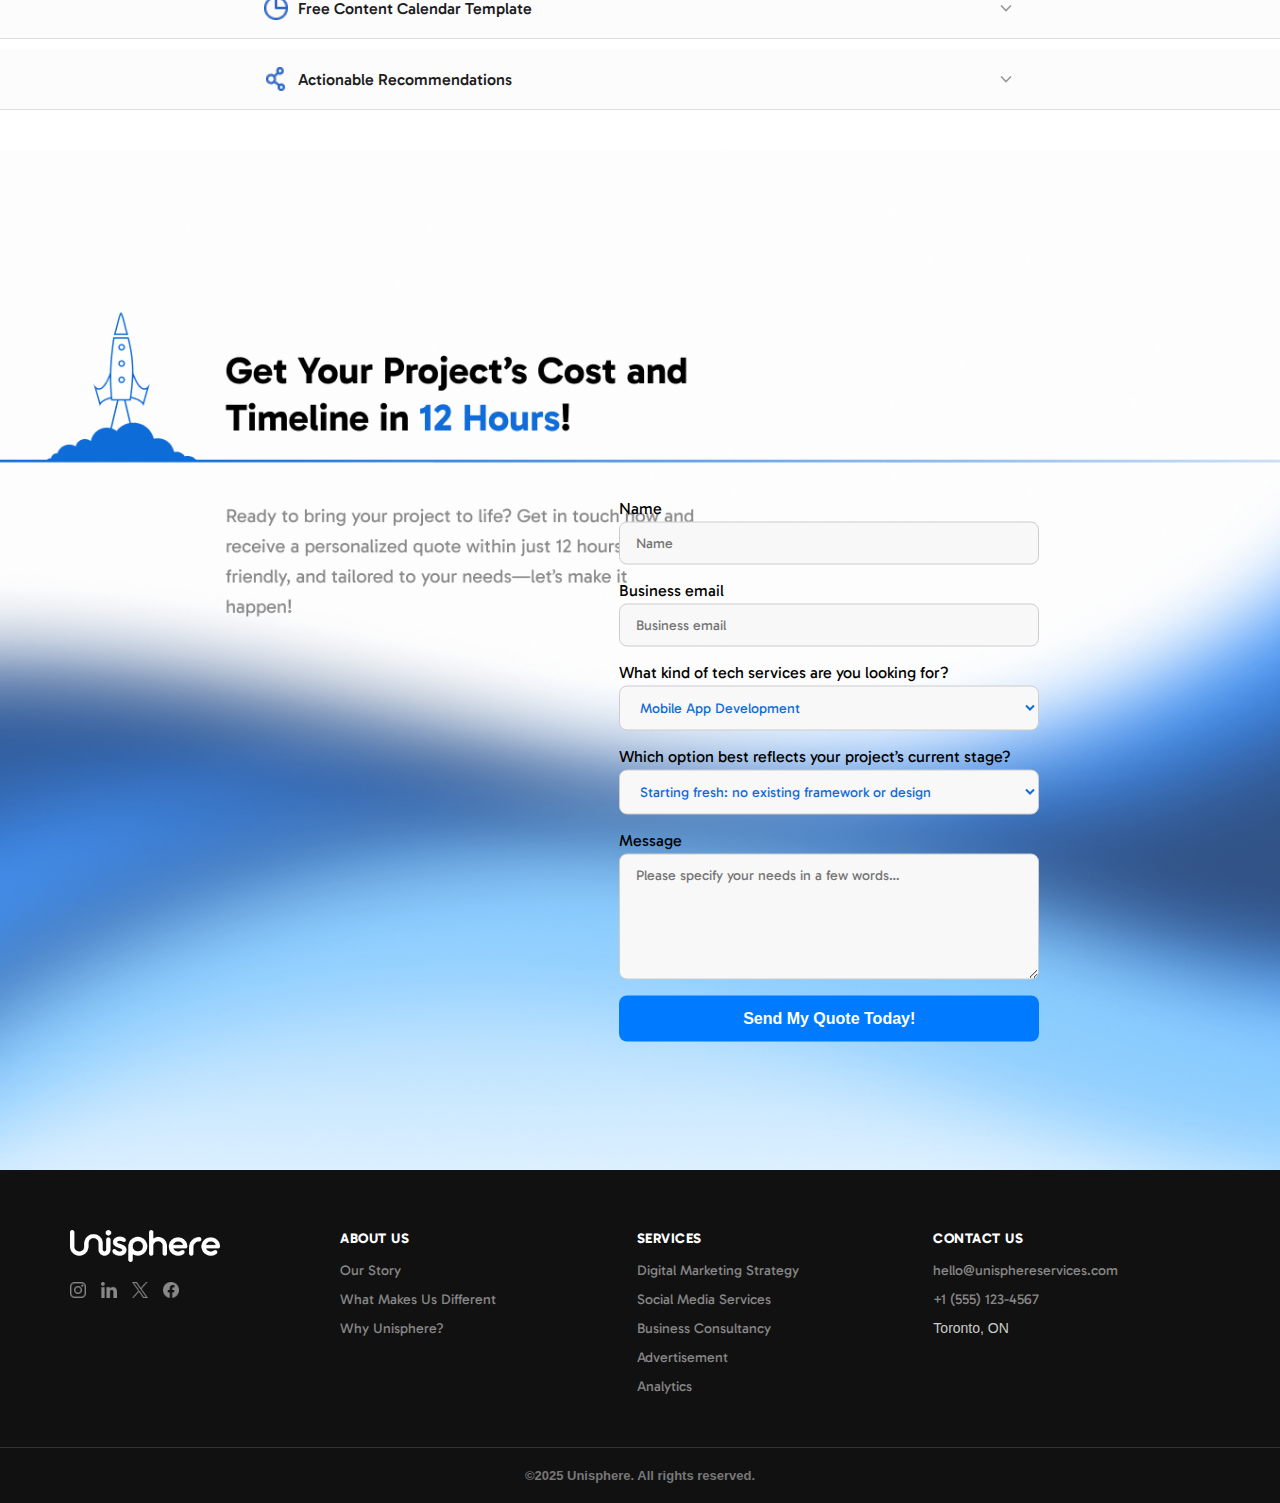
<file: socialMedia.html>
<!DOCTYPE html>
<html lang="en">
  <head>
    <meta charset="UTF-8" />
    <link rel="stylesheet" href="/css/navbar.css" />
    <link rel="stylesheet" href="/css/footer.css" />
    <link rel="stylesheet" href="/css/maskgroup.css" />

    <link rel="stylesheet" href="/css/socialMedia.css" />
    <link
      href="https://fonts.googleapis.com/css2?family=Gabarito:wght@400;700&display=swap"
      rel="stylesheet"
    />

    <meta name="viewport" content="width=device-width, initial-scale=1.0" />
    <title>Unisphere | Social Media</title>
  </head>
  <body class="digital-page">
    <nav class="nav-container" style="background-color: rgba(240, 244, 247, 0)">
      <div class="nav-conten">
        <div class="nav-img-logo">
          <a href="index.html">
            <img class="logo-unis" src="./image/navbar/logo(blanco).png" alt="Logo-Unisphere" />
          </a>
        </div>

        <div class="hamburger">
          <div class="line"></div>
          <div class="line"></div>
          <div class="line"></div>
        </div>

        <div class="nav-sections">
          <a class="nav-link" href="index.html"><span style="color: white;">Home</span></a>
          <a class="nav-link" href="/DigitalMarketing.html"
            ><span style="color: rgba(15, 108, 216, 1)">Services</span></a
          >
          <a class="nav-link" href="portfolio.html"><span style="color: white;">Portfolio</span></a>
          <a class="nav-link" href="socialMedia.html"><span style="color: white;">Insights</span></a>
          <a class="nav-link" href="AboutUs.html"><span style="color: white;">About Us</span></a>
        </div>

        <div class="nav-social">
          <a class="nav-link" href="error.html"
            ><span style="color: rgb(247, 246, 246) !important">Contact Us</span></a
          >
        </div>
      </div>
    </nav>
    <section class="services">
      <div class="services-header">
        <div class="strategi">
          <h1 class="slanted" style="color: white">Let’s elevate your feed.</h1>
        </div>
        <h3 class="Our">Our Services</h3>
        <h2 class="digital-title">Social Media Services</h2>
        <p class="digital-p">
          We don't just run ads-we craft intelligent, data-powered digital marketing campaigns that
          speak to your audience and spark action. Whether you're looking to build awareness,
          increase traffic, or drive conversions, we blend creativity with strategy to deliver
          results that matter. From SEO magic to scroll-stopping video ads, we've got every corner
          of digital covered.
        </p>
      </div>
    </section>

    <section class="cards" style="background: white">
      <h2 class="scards-title" style="background-color: white">What we offer...</h2>

      <div class="cards-inner">
        <p style="color: rgba(20, 20, 20, 0.596)">Design & Management</p>
        <div class="crad-conten">
          <div class="cards-item">
            <div class="cards-header">
              <img src="/image/SocialMedia/tailored.png" alt="" class="icon" />
              <span class="title">Tailored Content Calendars</span>
              <svg class="chevron" viewBox="0 0 24 24"><path d="M6 9l6 6 6-6" /></svg>
            </div>
            <div class="cards-content">
              <p>
                We don't do copy-paste calendars here. Every post, reel, and story is strategically
                scheduled to align with your brand goals, key dates, trends, and audience behavior.
                You get a custom roadmap for your online success - week by week, platform by
                platform.
              </p>
            </div>
          </div>
        </div>
        <div class="crad-conten">
          <div class="cards-item">
            <div class="cards-header">
              <img src="/image/SocialMedia/post.png" alt="" class="icon" />
              <span class="title">Post & Story Creation</span>
              <svg class="chevron" viewBox="0 0 24 24"><path d="M6 9l6 6 6-6" /></svg>
            </div>
            <div class="cards-content">
              <p>Texto oculto que se muestra al abrir</p>
            </div>
          </div>
        </div>
        <div class="crad-conten">
          <div class="cards-item">
            <div class="cards-header">
              <img src="/image/SocialMedia/platform.png" alt="" class="icon" />
              <span class="title">Platform Optimization</span>
              <svg class="chevron" viewBox="0 0 24 24"><path d="M6 9l6 6 6-6" /></svg>
            </div>
            <div class="cards-content">
              <p>Texto oculto que se muestra al abrir</p>
            </div>
          </div>
        </div>
        <div class="crad-conten">
          <div class="cards-item">
            <div class="cards-header">
              <img src="/image//SocialMedia/caption.png" alt="" class="icon" />
              <span class="title">Caption + Hashtag Writing</span>
              <svg class="chevron" viewBox="0 0 24 24"><path d="M6 9l6 6 6-6" /></svg>
            </div>
            <div class="cards-content">
              <p>Texto oculto que se muestra al abrir</p>
            </div>
          </div>
        </div>
        <div class="crad-conten">
          <div class="cards-item">
            <div class="cards-header">
              <img src="/image/SocialMedia/audience.png" alt="" class="icon" />
              <span class="title">Audience Engaagement</span>
              <svg class="chevron" viewBox="0 0 24 24"><path d="M6 9l6 6 6-6" /></svg>
            </div>
            <div class="cards-content">
              <p>Texto oculto que se muestra al abrir</p>
            </div>
          </div>
        </div>
        <div class="crad-conten">
          <div class="cards-item">
            <div class="cards-header">
              <img src="/image/SocialMedia/monthly.png" alt="" class="icon" />
              <span class="title">Monthly Analytics</span>
              <svg class="chevron" viewBox="0 0 24 24"><path d="M6 9l6 6 6-6" /></svg>
            </div>
            <div class="cards-content">
              <p>Texto oculto que se muestra al abrir</p>
            </div>
          </div>
        </div>
        <div class="crad-conten">
          <div class="cards-item">
            <div class="cards-header">
              <img src="/image/SocialMedia/platforms.png" alt="" class="icon" />
              <span class="title">Platforms Covered</span>
              <svg class="chevron" viewBox="0 0 24 24"><path d="M6 9l6 6 6-6" /></svg>
            </div>
            <div class="cards-content">
              <p>Texto oculto que se muestra al abrir</p>
            </div>
          </div>
        </div>
        <div class="text-conten">
          <h3 class="texte-title">AUDIT</h3>
          <p class="text-p">
            "Before we build, we assess. Let's take a deep dive into what's working and what's not."
            Our audits aren't just checklists. They're designed to diagnose, guide, and spark real
            transformation in your online presence.
          </p>
        </div>
        <div class="crad-conten">
          <div class="cards-item">
            <div class="cards-header">
              <img src="/image/SocialMedia/caption.png" alt="" class="icon" />
              <span class="title">Profile Optimization</span>
              <svg class="chevron" viewBox="0 0 24 24"><path d="M6 9l6 6 6-6" /></svg>
            </div>
            <div class="cards-content">
              <p>Texto oculto que se muestra al abrir</p>
            </div>
          </div>
        </div>
        <div class="crad-conten">
          <div class="cards-item">
            <div class="cards-header">
              <img src="/image/SocialMedia/audience.png" alt="" class="icon" />
              <span class="title">Outline of Social Media Goals</span>
              <svg class="chevron" viewBox="0 0 24 24"><path d="M6 9l6 6 6-6" /></svg>
            </div>
            <div class="cards-content">
              <p>Texto oculto que se muestra al abrir</p>
            </div>
          </div>
        </div>
        <div class="crad-conten">
          <div class="cards-item">
            <div class="cards-header">
              <img src="/image/SocialMedia/monthly.png" alt="" class="icon" />
              <span class="title">Profile & Branding Analysis</span>
              <svg class="chevron" viewBox="0 0 24 24"><path d="M6 9l6 6 6-6" /></svg>
            </div>
            <div class="cards-content">
              <p>Texto oculto que se muestra al abrir</p>
            </div>
          </div>
        </div>
        <div class="crad-conten">
          <div class="cards-item">
            <div class="cards-header">
              <img src="/image/SocialMedia/platforms.png" alt="" class="icon" />
              <span class="title">Metrics & Demographics Audit</span>
              <svg class="chevron" viewBox="0 0 24 24"><path d="M6 9l6 6 6-6" /></svg>
            </div>
            <div class="cards-content">
              <p>Texto oculto que se muestra al abrir</p>
            </div>
          </div>
        </div>
        <div class="crad-conten">
          <div class="cards-item">
            <div class="cards-header">
              <img src="/image/SocialMedia/caption.png" alt="" class="icon" />
              <span class="title">Top Performing Posts</span>
              <svg class="chevron" viewBox="0 0 24 24"><path d="M6 9l6 6 6-6" /></svg>
            </div>
            <div class="cards-content">
              <p>Texto oculto que se muestra al abrir</p>
            </div>
          </div>
        </div>
        <div class="crad-conten">
          <div class="cards-item">
            <div class="cards-header">
              <img src="/image/SocialMedia/audience.png" alt="" class="icon" />
              <span class="title">Detailed Content Review</span>
              <svg class="chevron" viewBox="0 0 24 24"><path d="M6 9l6 6 6-6" /></svg>
            </div>
            <div class="cards-content">
              <p>Texto oculto que se muestra al abrir</p>
            </div>
          </div>
        </div>
        <div class="crad-conten">
          <div class="cards-item">
            <div class="cards-header">
              <img src="/image/SocialMedia/monthly.png" alt="" class="icon" />
              <span class="title">Platform & Content Suggestions</span>
              <svg class="chevron" viewBox="0 0 24 24"><path d="M6 9l6 6 6-6" /></svg>
            </div>
            <div class="cards-content">
              <p>Texto oculto que se muestra al abrir</p>
            </div>
          </div>
        </div>
        <div class="crad-conten">
          <div class="cards-item">
            <div class="cards-header">
              <img src="/image/SocialMedia/platforms.png" alt="" class="icon" />
              <span class="title">Hashtag & Keyword List</span>
              <svg class="chevron" viewBox="0 0 24 24"><path d="M6 9l6 6 6-6" /></svg>
            </div>
            <div class="cards-content">
              <p>Texto oculto que se muestra al abrir</p>
            </div>
          </div>
        </div>
        <div class="crad-conten">
          <div class="cards-item">
            <div class="cards-header">
              <img src="/image/SocialMedia/audience.png" alt="" class="icon" />
              <span class="title">Content Creation Ideas</span>
              <svg class="chevron" viewBox="0 0 24 24"><path d="M6 9l6 6 6-6" /></svg>
            </div>
            <div class="cards-content">
              <p>Texto oculto que se muestra al abrir</p>
            </div>
          </div>
        </div>
        <div class="crad-conten">
          <div class="cards-item">
            <div class="cards-header">
              <img src="/image/SocialMedia/monthly.png" alt="" class="icon" />
              <span class="title">Free Content Calendar Template</span>
              <svg class="chevron" viewBox="0 0 24 24"><path d="M6 9l6 6 6-6" /></svg>
            </div>
            <div class="cards-content">
              <p>Texto oculto que se muestra al abrir</p>
            </div>
          </div>
        </div>
        <div class="crad-conten">
          <div class="cards-item">
            <div class="cards-header">
              <img src="/image/SocialMedia/platforms.png" alt="" class="icon" />
              <span class="title">Actionable Recommendations</span>
              <svg class="chevron" viewBox="0 0 24 24"><path d="M6 9l6 6 6-6" /></svg>
            </div>
            <div class="cards-content">
              <p>Texto oculto que se muestra al abrir</p>
            </div>
          </div>
        </div>
        <div class="text-conten">
          <h3 class="texte-title">Strategy solutions</h3>
          <p class="text-p">
            "No guessing. Just goals, growth, and great content" This is our signature strategy
            package, where we take your online presence and turn it into a purpose-driven plan.
          </p>
        </div>
        <div class="crad-conten">
          <div class="cards-item">
            <div class="cards-header">
              <img src="/image/SocialMedia/caption.png" alt="" class="icon" />
              <span class="title">Profile Optimization</span>
              <svg class="chevron" viewBox="0 0 24 24"><path d="M6 9l6 6 6-6" /></svg>
            </div>
            <div class="cards-content">
              <p>Texto oculto que se muestra al abrir</p>
            </div>
          </div>
        </div>
        <div class="crad-conten">
          <div class="cards-item">
            <div class="cards-header">
              <img src="/image/SocialMedia/audience.png" alt="" class="icon" />
              <span class="title">Outline of Social Media Goals</span>
              <svg class="chevron" viewBox="0 0 24 24"><path d="M6 9l6 6 6-6" /></svg>
            </div>
            <div class="cards-content">
              <p>Texto oculto que se muestra al abrir</p>
            </div>
          </div>
        </div>
        <div class="crad-conten">
          <div class="cards-item">
            <div class="cards-header">
              <img src="/image/SocialMedia/monthly.png" alt="" class="icon" />
              <span class="title">Profile & Branding Analysis</span>
              <svg class="chevron" viewBox="0 0 24 24"><path d="M6 9l6 6 6-6" /></svg>
            </div>
            <div class="cards-content">
              <p>Texto oculto que se muestra al abrir</p>
            </div>
          </div>
        </div>
        <div class="crad-conten">
          <div class="cards-item">
            <div class="cards-header">
              <img src="/image/SocialMedia/platforms.png" alt="" class="icon" />
              <span class="title">Metrics & Demographics Audit</span>
              <svg class="chevron" viewBox="0 0 24 24"><path d="M6 9l6 6 6-6" /></svg>
            </div>
            <div class="cards-content">
              <p>Texto oculto que se muestra al abrir</p>
            </div>
          </div>
        </div>
        <div class="crad-conten">
          <div class="cards-item">
            <div class="cards-header">
              <img src="/image/SocialMedia/caption.png" alt="" class="icon" />
              <span class="title">Top Performing Posts</span>
              <svg class="chevron" viewBox="0 0 24 24"><path d="M6 9l6 6 6-6" /></svg>
            </div>
            <div class="cards-content">
              <p>Texto oculto que se muestra al abrir</p>
            </div>
          </div>
        </div>
        <div class="crad-conten">
          <div class="cards-item">
            <div class="cards-header">
              <img src="/image/SocialMedia/audience.png" alt="" class="icon" />
              <span class="title">Detailed Content Reviews</span>
              <svg class="chevron" viewBox="0 0 24 24"><path d="M6 9l6 6 6-6" /></svg>
            </div>
            <div class="cards-content">
              <p>Texto oculto que se muestra al abrir</p>
            </div>
          </div>
        </div>
        <div class="crad-conten">
          <div class="cards-item">
            <div class="cards-header">
              <img src="/image/SocialMedia/monthly.png" alt="" class="icon" />
              <span class="title">Platform & Content Suggestions</span>
              <svg class="chevron" viewBox="0 0 24 24"><path d="M6 9l6 6 6-6" /></svg>
            </div>
            <div class="cards-content">
              <p>Texto oculto que se muestra al abrir</p>
            </div>
          </div>
        </div>
        <div class="crad-conten">
          <div class="cards-item">
            <div class="cards-header">
              <img src="/image/SocialMedia/platforms.png" alt="" class="icon" />
              <span class="title">Hashtag & Keyword List</span>
              <svg class="chevron" viewBox="0 0 24 24"><path d="M6 9l6 6 6-6" /></svg>
            </div>
            <div class="cards-content">
              <p>Texto oculto que se muestra al abrir</p>
            </div>
          </div>
        </div>
        <div class="crad-conten">
          <div class="cards-item">
            <div class="cards-header">
              <img src="/image/SocialMedia/audience.png" alt="" class="icon" />
              <span class="title">Content Creation Ideas</span>
              <svg class="chevron" viewBox="0 0 24 24"><path d="M6 9l6 6 6-6" /></svg>
            </div>
            <div class="cards-content">
              <p>Texto oculto que se muestra al abrir</p>
            </div>
          </div>
        </div>
        <div class="crad-conten">
          <div class="cards-item">
            <div class="cards-header">
              <img src="/image/SocialMedia/monthly.png" alt="" class="icon" />
              <span class="title">Free Content Calendar Template</span>
              <svg class="chevron" viewBox="0 0 24 24"><path d="M6 9l6 6 6-6" /></svg>
            </div>
            <div class="cards-content">
              <p>Texto oculto que se muestra al abrir</p>
            </div>
          </div>
        </div>
        <div class="crad-conten">
          <div class="cards-item">
            <div class="cards-header">
              <img src="/image/SocialMedia/platforms.png" alt="" class="icon" />
              <span class="title">Actionable Recommendations</span>
              <svg class="chevron" viewBox="0 0 24 24"><path d="M6 9l6 6 6-6" /></svg>
            </div>
            <div class="cards-content">
              <p>Texto oculto que se muestra al abrir</p>
            </div>
          </div>
        </div>
      </div>
    </section>

    <section class="maskgroup">
      <form class="mask-container" id="quoteForm">
        <div class="field">
          <label>Name</label>
          <input type="text" placeholder="Name" name="name" required />
        </div>
        <div class="field">
          <label>Business email</label>
          <input type="email" placeholder="Business email" name="email" required />
        </div>
        <div class="field">
          <label>What kind of tech services are you looking for?</label>
          <select style="color: rgba(15, 108, 216, 1)" name="service" required>
            <option value="Mobile App Development">Mobile App Development</option>
            <option value="Web Development">Web Development</option>
            <option value="UX/UI Design">UX/UI Design</option>
          </select>
        </div>
        <div class="field">
          <label>Which option best reflects your project’s current stage?</label>
          <select style="color: rgba(15, 108, 216, 1)" name="stage" required>
            <option value="Starting fresh">Starting fresh: no existing framework or design</option>
            <option value="Have designs">Have designs, need dev</option>
            <option value="Maintenance">Existing app, need maintenance</option>
          </select>
        </div>
        <div class="field">
          <label>Message</label>
          <textarea
            name="message"
            placeholder="Please specify your needs in a few words…"
            required
          ></textarea>
        </div>
        <button type="submit" class="cta">Send My Quote Today!</button>
      </form>
    </section>
    <div id="import-footer"></div>
    <script>
      document.querySelectorAll('.cards-header').forEach((header) => {
        header.addEventListener('click', () => {
          const card = header.parentElement;
          card.classList.toggle('active');
        });
      });
    </script>
    <script>
      // Animaciones al hacer scroll
      const reveals = document.querySelectorAll('.reveal');

      function handleReveal() {
        for (let i = 0; i < reveals.length; i++) {
          const windowHeight = window.innerHeight;
          const elementTop = reveals[i].getBoundingClientRect().top;
          const elementVisible = 100;

          if (elementTop < windowHeight - elementVisible) {
            reveals[i].classList.add('visible');
          }
        }
      }

      window.addEventListener('scroll', handleReveal);
      window.addEventListener('load', handleReveal);
    </script>

    <script>
      document.addEventListener('DOMContentLoaded', () => {
        const form = document.getElementById('quoteForm');
        const submitBtn = form.querySelector('button[type="submit"]');

        form.addEventListener('submit', async (e) => {
          e.preventDefault(); // evita recarga

          const formData = {
            name: form.name.value.trim(),
            email: form.email.value.trim(),
            service: form.service.value,
            stage: form.stage.value,
            message: form.message.value.trim(),
          };

          if (!formData.name || !formData.email || !formData.message) {
            Toastify({
              text: 'Please fill out all required fields.',
              duration: 4000,
              gravity: 'top',
              position: 'right',
              backgroundColor: '#cd314e',
            }).showToast();
            return;
          }

          submitBtn.classList.add('loading');

          try {
            const response = await fetch('https://tu-servidor.com/api/send-quote', {
              method: 'POST',
              headers: { 'Content-Type': 'application/json' },
              body: JSON.stringify(formData),
            });

            if (response.ok) {
              Toastify({
                text: '✅ Your quote was sent successfully!',
                duration: 4000,
                gravity: 'top',
                position: 'right',
                backgroundColor: '#2e9e60',
              }).showToast();
              form.reset();
            } else {
              Toastify({
                text: '⚠️ Something went wrong. Please try again.',
                duration: 4000,
                gravity: 'top',
                position: 'right',
                backgroundColor: '#f9893b',
              }).showToast();
            }
          } catch (err) {
            console.error('Error sending quote:', err);
            Toastify({
              text: '🚨 Error connecting to the server.',
              duration: 4000,
              gravity: 'top',
              position: 'right',
              backgroundColor: '#cd314e',
            }).showToast();
          } finally {
            submitBtn.classList.remove('loading');
          }
        });
      });
    </script>
    <script src="/js/scroll-animate.js"></script>
    <script src="/js/nav-foot.js"></script>
  </body>
</html>
</file>
<file: css/home-section-title.css>
.home {
  position: relative; /* Cambié absolute por relative para que pueda adaptarse */
  width: 100%;
  height: auto;
  overflow: hidden;
}

.home-container {
  display: flex;
  justify-content: center;
  align-items: center;
  flex-wrap: wrap;
}

.home-page {
  height: 1080px;
  left: -8.5%;
  position: relative;
  width: 15%;
}

.conten-log {
  position: fixed;
  top: 42%;
  display: flex;
  left: 2%;
  background-color: rgba(255, 255, 255, 0.815);
  flex-direction: column;
  align-items: center;
  justify-content: center;
  width: 50px;
  height: 260px;
  border-radius: 25px;
  gap: 1.2rem;
  z-index: 2147483647 !important;
  isolation: isolate;
}

.home-title {
  display: flex;
  flex-direction: column;
  justify-content: center;
  height: 1080px;
}

.img-title {
  width: 101%;
  position: relative;
  top: -19%;
  display: flex;
  flex-direction: column;
  gap: 1.3rem;

  left: -25%;
}

.innovate {
  width: 80%;
}

.get-in-touch {
  width: 100%;
}

.home-globe {
  position: relative;
  width: 50%;
  height: auto;
  display: flex;
  justify-content: center;
}

.globe {
  position: relative;
  right: -9.7%;
  width: 200%;
  max-width: 1080px;
  height: auto;
  background-image: linear-gradient(
    to bottom,
    rgba(255, 255, 255, 0) 0%,
    rgba(255, 255, 255, 0) 25%,
    rgba(255, 255, 255, 1) 100%
  );
}

/*  */

/* 💻 TABLET */
@media (max-width: 1024px) {
  .home-container {
    flex-direction: column;
    align-items: center;
    padding: 20px;
  }

  .home-page {
    width: 100%;
    order: 2;
    display: flex;
    justify-content: center;
    margin-top: 30px;
  }

  .conten-log {
    flex-direction: row;
    gap: 1rem;
    height: auto;
    width: auto;
  }

  .home-title {
    width: 100%;
    text-align: center;
    order: 1;
  }

  .img-title {
    position: relative;
    left: 0;
    align-items: center;
  }

  .home-globe {
    width: 100%;
    order: 3;
    margin-top: 30px;
  }

  .globe {
    width: 90%;
    position: relative;
  }
}

/* 📱 CELULAR */
@media (max-width: 768px) {
  .home {
    padding: 0 10px;
  }

  .home-page {
    width: 100%;
    margin-top: 20px;
  }

  .conten-log {
    flex-direction: row;
    flex-wrap: wrap;
    justify-content: center;
    width: 100%;
    gap: 10px;
  }

  .img-title img,
  .get-in-touch {
    width: 90%;
  }

  .our-img-carrucel img {
    max-width: 80px;
  }

  .ourpart {
    font-size: 16px;
  }
}
</file>
<file: css/navbar.css>
/* navbar.css */
:root {
  --primary-color: rgba(15, 108, 216, 1);
  --text-color: #333;
  --navbar-height: 61px;
  --transition-speed: 0.3s;
}

body {
  margin: 0;
  padding: 0;
  font-family: 'Gabarito', sans-serif;
  padding-top: var(--navbar-height);
}
/* .remarca {
  position: absolute;
  align-items: center;
  top: -2%;
  z-index: 1;
  left: 10%;
  display: flex;
  width: 80%;
  height: 1000%;
} */

/* Navbar Container */
.nav-container {
  position: fixed;
  top: 0;
  left: 0%;
  width: 100%;
  background-color: rgba(255, 255, 255, 0.815);
  backdrop-filter: blur(5px);
  z-index: 2000;
  height: var(--navbar-height);
}

.nav-conten {
  display: flex;
  justify-content: space-between;
  align-items: center;
  padding: 0.5rem 2rem;
  max-width: 1400px;
  margin: 0 auto;
  height: 100%;
  position: relative;
}

/* Logo Section */
.nav-img {
  flex: 0 0 auto;
  height: 100%;
  display: flex;
  align-items: center;
  min-width: 40px;
  z-index: 1002;
}

.nav-img-logo {
  position: relative;
  left: 5.5%;
  height: 30px;
  width: auto;
  max-height: 100%;
  transition: transform var(--transition-speed);
}

.nav-img-logo:hover {
  transform: scale(1.05);
}

/* Navigation Links */
.nav-sections {
  position: absolute;
  left: 50%;
  transform: translateX(-50%);
  display: flex;
  gap: 1.8rem;
  align-items: center;
  height: 100%;
}

.nav-link {
  text-decoration: none;
}
.nav-link-contac {
  position: relative;
  right: 55%;
}

.nav-sections span {
  font-size: 1rem;
  cursor: pointer;
  transition: all var(--transition-speed);
  color: var(--text-color);
  white-space: nowrap;
  font-weight: 500;
  letter-spacing: 0.3px;
  padding: 5px 0;
  position: relative;
}

.nav-sections span:hover {
  color: var(--primary-color);
}

.nav-link.active span {
  color: var(--primary-color) !important;
  font-weight: 700;
}

/* .nav-link span::after {
  content: '';
  position: absolute;
  bottom: 2px;
  left: 0;
  width: 0%;
  height: 2px;
  background-color: var(--primary-color);
  transition: width var(--transition-speed) ease;
}

.nav-link:hover span::after,
.nav-link.active span::after {
  width: 100%;
} */

/* Social Icons */
.nav-social {
  display: flex;
  gap: 1rem;
  margin-left: auto;
  height: 100%;
  align-items: center;
  min-width: 120px;
  justify-content: flex-end;
}

.nav-social a {
  display: flex;
  text-decoration: none;
  align-items: center;
  justify-content: center;
  height: 100%;
}

.nav-social img {
  height: 20px;
  width: 22px;
  object-fit: contain;
  transition: transform var(--transition-speed);
  filter: brightness(0.8);
}

.nav-social img:hover {
  transform: scale(1.1);
  filter: brightness(1);
}

.nav-social img[alt='logo-X'] {
  height: 24px;
  width: 26px;
}

/* Mobile Menu Button */
.hamburger {
  display: none;
  cursor: pointer;
  padding: 8px;
  z-index: 1002;
}

.hamburger .line {
  width: 26px;
  height: 2.5px;
  background-color: var(--text-color);
  margin: 4px 0;
  transition: all var(--transition-speed) ease;
}

/* Responsive Design */
@media (max-width: 1100px) {
  .nav-sections {
    gap: 1.2rem;
  }
}

@media (max-width: 900px) {
  .nav-sections {
    gap: 1rem;
  }

  .nav-social img {
    height: 18px;
    width: 20px;
  }

  .nav-social img[alt='logo-X'] {
    height: 22px;
    width: 24px;
  }
}

@media (max-width: 768px) {
  .hamburger {
    display: block;
  }

  .nav-sections {
    position: fixed;
    top: var(--navbar-height);
    right: -100%;
    width: 70%;
    max-width: 300px;
    height: calc(100vh - var(--navbar-height));
    background-color: white;
    flex-direction: column;
    align-items: flex-start;
    justify-content: flex-start;
    gap: 1.5rem;
    padding: 2rem;
    transition: right 0.4s ease;
    z-index: 1001;
    box-shadow: -5px 0 15px rgba(0, 0, 0, 0.1);
    left: auto;
    transform: none;
  }

  .nav-sections.active {
    right: 0;
  }

  .nav-sections span {
    font-size: 1.1rem;
    padding: 8px 0;
  }

  .nav-social {
    display: none;
  }

  .hamburger.active .line:nth-child(1) {
    transform: rotate(45deg) translate(5px, 5px);
  }

  .hamburger.active .line:nth-child(2) {
    opacity: 0;
  }

  .hamburger.active .line:nth-child(3) {
    transform: rotate(-45deg) translate(5px, -5px);
  }
}

@media (max-width: 480px) {
  .nav-conten {
    padding: 0.5rem 1rem;
  }

  .hamburger {
    padding: 6px;
  }

  .hamburger .line {
    width: 22px;
    height: 2px;
    margin: 3px 0;
  }

  .nav-sections {
    width: 80%;
    padding: 1.5rem;
  }
}
</file>
<file: css/ourclient.css>
/* clientes.css */
.ourt-client {
  position: relative;
  padding: 2rem;
  background: #fafafaf3;
  box-shadow: 5px 5px 120px 220px #fafafaf3;
  display: flex;
  flex-direction: column;
  align-items: center;
  justify-content: center;
  margin-top: -24.9%; /* Mueve todo el componente 40% hacia arriba */
}

.carrucel {
  background-color: aliceblue;
  position: relative;
  height: auto;
  padding: 60px 0;
  width: 100%;
}

.carousel-wrapper {
  overflow: hidden;
  width: 100%;
  height: 100%;
  position: relative;
}

.carousel {
  display: flex;
  position: relative;
  align-items: center;
  gap: 5rem;
}

.carousel-item img {
  width: 200px;
  opacity: 0.5;
  transition: opacity 0.3s;
}

.carousel-item.active img {
  opacity: 1;
}

.ourpart {
  font-size: 20px;
  font-weight: 100;
  gap: 80px;
  color: rgba(137, 137, 137, 1);
  text-align: center;
  margin-bottom: 20px;
}

.our-img-carrucel {
  display: flex;
  flex-wrap: wrap;
  justify-content: center;
  gap: 30px;
  margin-top: 20px;
  width: 100%;
}

.our-img-carrucel img {
  max-width: 120px;
  height: auto;
  opacity: 0.7;
  transition: opacity 0.3s;
}

.our-img-carrucel img:hover {
  opacity: 1;
}

.carousel-dots {
  display: flex;
  justify-content: center;
  margin-top: 1rem;
  gap: 0.5rem;
}

.carousel-dots .dot {
  width: 6px;
  height: 6px;
  background: #ccc;
  border-radius: 50%;
  transition: transform 0.3s, background 0.3s;
}

.carousel-dots .dot.active {
  width: 10px;
  height: 6px;
  background: #0078ff;
}

.carousel-text {
  text-align: center;
  margin-top: 1rem;
  font-size: 0.9rem;
  padding: 0 1rem;
  min-height: 60px;
}
</file>
<file: css/metrics.css>
.metrics {
  position: relative;
  display: flex;
  justify-content: center;
  padding: 50px 80px;
  background-color: #eeeeee;
  font-family: sans-serif;
  margin-top: -1.5%;
  flex-wrap: wrap;
  gap: -2%;
}

.metric-box {
  display: flex;
  flex-direction: column;
  align-items: start;
  width: 17.7%;
}

.metrics-title {
  color: #0f6cd8;
  font-size: 18px;
  margin-bottom: 10px;
  font-weight: bold;
}

.number-container {
  display: flex;
  align-items: baseline;
  font-weight: 900;
  font-size: 80px;
  color: black;
  margin-bottom: 15px;
}

.metric-number {
  display: inline-block;
  text-shadow:
    /* blanca: 2px derecha,  -2px arriba */
    2px -2px 4px rgba(255, 255, 255, 0.8),
    /* negra:  -2px izquierda, 2px abajo */
    -2px 2px 4px rgba(0, 0, 0, 0.5);
}
.suffix {
  font-size: 70px;
  margin-left: 5px;
}

.metric-p {
  color: #7c7c7c;
  font-size: 14px;
  line-height: 1.4;
}

/* 🔽 TABLETS */
@media (max-width: 1024px) {
  .metrics {
    padding: 40px 40px;
    gap: 20px;
  }
  .metric-box { width: 45%; }
  .number-container { font-size: 60px; }
  .suffix { font-size: 50px; }
}

/* 🔽 MÓVIL */
@media (max-width: 768px) {
  .metrics {
    flex-direction: column;
    padding: 30px 20px;
    align-items: center;
  }
  .metric-box {
    width: 100%;
    max-width: 400px;
    text-align: center;
    align-items: center;
  }
  .metrics-title { font-size: 16px; }
  .number-container {
    font-size: 50px;
    justify-content: center;
  }
  .suffix { font-size: 45px; }
  .metric-p { font-size: 13px; }
}
</file>
<file: css/brand-identify.css>
@import url('https://fonts.googleapis.com/css2?family=Gabarito:wght@400;500;600;700&display=swap');

.brand-identify {
  width: 1920px;
  height: 1043px;
  background: #1064d7;
  color: #fff;
  padding: 5rem 2rem 2rem;
  font-family: 'Gabarito', sans-serif;
}

/* HEADER: icono + título, alineados centrados */
.brand-header {
  display: inline-flex;
  position: relative;
  left: 8%;
  align-items: center;
  gap: 1rem;
  margin-bottom: 3rem;
}
.brand-header .icon {
  width: 79px;
  height: 79px;
}
.brand-title-text h2 {
  text-shadow: 0px 10px 40px black;
  font-size: 2rem;
  font-weight: 700;
  margin: 0;
}
.brand-title-text p {
  font-size: 1rem;
  color: #d1e4ff;
  margin: 0;
}

/* GRID: siempre 3x2 */
.cards-container {
  position: relative;
  width: 83%;
  height: 50%;
  display: grid;
  grid-template-columns: repeat(3, 1fr);
  gap: 4.5rem;
  margin: 0 auto;
}

/* CARD: fondo, sombras y glow exactos */
.card {
  position: relative;
  background: #1976d2;
  border-radius: 16px;
  padding: 2rem;
  box-shadow:
    /* glow difuso alrededor */ 0 0 20px rgba(25, 118, 210, 0.6),
    /* sombra profunda */ 0 20px 40px rgba(0, 0, 0, 0.25);
  transition: transform 0.3s ease, box-shadow 0.3s ease;
}

/* hover clavado */
.card:hover {
  transform: translateY(-8px);
  box-shadow: 10px -10px 30px rgba(163, 197, 231, 0.8), 0 25px 50px rgba(0, 0, 0, 0.3);
}

/* número circular arriba izq */
.circle {
  position: absolute;
  top: 16px;
  left: 16px;
  width: 30px;
  height: 30px;
  background: #0d3a91;
  color: #fff;
  border-radius: 50%;
  display: flex;
  align-items: center;
  justify-content: center;
  font-size: 0.9rem;
  font-weight: bold;
}

/* icono dentro de su círculo blanco + glow */
.conten-icon {
  position: absolute;
  top: 12px;
  right: 12px;
  width: 40px;
  height: 40px;
  background: #fff;
  border-radius: 50%;
  display: flex;
  align-items: center;
  justify-content: center;
  /* sombra alrededor para el glow blureado */
  box-shadow: 0 0 15px rgba(0, 86, 197, 0.5);
}
.card-icon {
  width: 24px;
  height: 24px;
}

/* textos dentro de la card */
.card h3 {
  margin-top: 2.5rem;
  font-size: 1.45rem;
  font-weight: 900;
  line-height: 1.3;
}
.card p {
  font-size: 0.85rem;
  line-height: 1.4;

  color: rgba(135, 182, 236, 0.788);
}

/* FOOTER “Get a free consultation” */
.consultation {
  margin-top: 12rem;
  text-align: center;
}
.consultation p {
  display: inline-flex;
  align-items: center;
  gap: 0.5rem;
  font-size: 2.5rem;
  color: #e0eaff;
}
.consultation img {
  width: 42px;
  height: 42px;
}
.consultation a {
  color: #fff;
  text-decoration: none;
  font-weight: bold;
  border-bottom: 1px solid #fff;
  transition: color 0.2s ease;
}
.consultation a:hover {
  color: #cde1ff;
}

/* RESPONSIVE: pasa a 2 columnas y luego 1 */
@media (max-width: 992px) {
  .cards-container {
    grid-template-columns: repeat(2, 1fr);
  }
}
@media (max-width: 600px) {
  .cards-container {
    grid-template-columns: 1fr;
  }
  .brand-header {
    flex-direction: column;
  }
}
</file>
<file: css/services.css>
/* services.css */
@import url('https://fonts.googleapis.com/css2?family=Gabarito:wght@400;500;600;700&display=swap');

/* —————————————————————————— */
/* 1. Sección y títulos                   */
/* —————————————————————————— */
.services {
  text-align: center;
  padding: 4rem 2rem;
  background: #fff;
}
.services h2 {
  font-size: 2.5rem;
  font-weight: 700;
  margin-bottom: 0.5rem;
}
.services p {
  font-size: 1rem;
  color: #888;
  margin-bottom: 3rem;
}

/* —————————————————————————— */
/* 2. Grid de 4 columnas x 2 filas        */
/* —————————————————————————— */
.services-container {
  display: grid;
  grid-template-columns: repeat(4, 1fr);
  grid-template-rows: auto auto;
  grid-template-areas:
    'big big ads analytics'
    'social business business analytics';
  gap: 0.5rem;
  max-width: 1248px;
  margin: 0 auto;
}

/* —————————————————————————— */
/* 3. Estilos base de las tarjetas        */
/* —————————————————————————— */
.services-container > div {
  position: relative;
  border-radius: 0.9rem;
  overflow: hidden;
  cursor: pointer;
  transition: box-shadow 0.3s ease;
  display: flex;
  flex-direction: column;
}
.services-container img {
  display: block;
  object-fit: contain;
}

/* Títulos y párrafos */
.services-title {
  font-family: inherit;
  font-size: 1.25rem;
  font-weight: 700;
  line-height: 1.2;
  margin: 0.75rem 0 0.5rem;
  text-align: left;
  margin-left: 0;
}
.services-parrafo {
  font-size: 0.9rem;
  line-height: 1.5;
  margin: 0;
  color: #444;
  text-align: left;
  margin-left: 0;
}

/* —————————————————————————— */
/* 4. Tarjeta 1 “Digital Marketing”       */
/* —————————————————————————— */
.services-card-1 {
  grid-area: big;
  background: linear-gradient(135deg, #00b766 0%, #06a255 100%);
  color: #fff;
  padding: 2rem;
}
/* glow difuminado extra “tras la tarjeta” */
.services-card-1::before {
  content: '';
  position: absolute;
  top: -10px;
  left: -10px;
  right: -10px;
  bottom: -10px;
  background: inherit;
  filter: blur(20px);

}
.services-card-1 .services-title {
  width: 50%;
  font-family: 'Gabarito', sans-serif;
  font-size: 35px;
  font-weight: 900;
}
.services-card-1 .services-parrafo {
  position: relative;
  width: 57%;
  top: 10%;
  margin-right: 160px;
  color: rgb(230, 222, 222);
  opacity: 0.9;
}

/* imagen en la esquina inferior derecha */
.services-card-1 img {
  position: absolute;
  bottom: 1rem;
  right: -0.5rem;
  width: 250px;
  height: 250px;
}

/* hover sombra fuerte */
.services-card-1:hover {
  box-shadow: 0 0 40px 10px rgba(0, 183, 102, 0.6);
}

/* —————————————————————————— */
/* 5. Tarjeta 2 “Advertisements”          */
/* —————————————————————————— */
.services-card-2 {
  grid-area: ads;
  background: #ffe5e5;
  color: #111;
  padding: 1.5rem;
  align-items: center;
  text-align: center;
}
.services-card-2 img {
  width: 180px;
  position: relative;
  left: -15%;
  margin: 0 auto 0.5rem;
}
.services-card-2 .services-title {
  position: relative;
  top: 15%;
  font-family: 'Gabarito', sans-serif;
  font-size: 40px;
  font-weight: 900;
}
.services-card-2:hover {
  box-shadow: 0 0 30px 6px rgba(255, 100, 100, 0.5);
}

/* —————————————————————————— */
/* 6. Tarjeta 3 “Analytics”                */
/* —————————————————————————— */
.services-card-3 {
  grid-area: analytics;
  background: #fff0e5;
  color: #111;
  padding: 1.5rem;
}
.services-card-3 img {
  width: 130px;
  margin-bottom: 0.5rem;
}
.services-card-3 .services-title {
  font-family: 'Gabarito', sans-serif;
  font-size: 40px;
  font-weight: 900;
}
.services-card-3 .services-parrafo {
  margin-top: 9.9rem;
}
.services-card-3:hover {
  box-shadow: 0 0 30px 6px rgba(131, 58, 180, 0.5);
}

/* —————————————————————————— */
/* 7. Tarjeta 4 “Social Media Services”    */
/* —————————————————————————— */
.services-card-4 {
  grid-area: social;
  background: #e5f0ff;
  color: #111;
  /* padding: 1.9rem; */
  align-items: center;
  text-align: center;
}
.services-logo {
  position: relative;
  left: -25%;
  top: 15%;
}
.services-card-4 img {
  width: 100px;
  margin: 0 auto 0.5rem;
}
.services-card-4 .services-title {
  position: relative;
  top: 15%;
  left: 10%;
  font-family: 'Gabarito', sans-serif;
  font-size: 40px;
  font-weight: 900;
}
.services-card-4:hover {
  box-shadow: 0 0 30px 6px rgba(0, 153, 255, 0.5);
}

/* —————————————————————————— */
/* 8. Tarjeta 5 “Business Consultancy”     */
/* —————————————————————————— */
.services-card-5 {
  grid-area: business;
  background: #fdf0f5;
  color: #111;
  padding: 2rem;
}
.services-card-5 .services-title {
  font-family: 'Gabarito', sans-serif;
  font-size: 35px;
  font-weight: 900;
  margin-bottom: 0.5rem;
}
.services-card-5 .services-parrafo {
  margin-top: 4%;
  margin-right: 220px;
}
.services-card-5 img {
  position: absolute;
  top: 25%;
  bottom: 1.5rem;
  right: 1.5rem;
  width: 150px;
  height: auto;
  opacity: 0.9;
}
.services-card-5:hover {
  box-shadow: 0 0 30px 6px rgba(255, 153, 0, 0.5);
}

/* —————————————————————————— */
/* 9. Responsive                         */
/* —————————————————————————— */
@media (max-width: 1024px) {
  .services-container {
    grid-template-columns: repeat(2, 1fr);
    grid-template-rows: auto auto auto;
    grid-template-areas:
      'big big'
      'ads analytics'
      'social business';
  }
  /* ajustamos márgenes de párrafos para móviles */
  .services-card-1 .services-parrafo,
  .services-card-5 .services-parrafo {
    margin-right: 0;
  }
}
@media (max-width: 768px) {
  .services-container {
    grid-template-columns: 1fr;
    grid-template-rows: repeat(5, auto);
    grid-template-areas:
      'big'
      'ads'
      'analytics'
      'social'
      'business';
  }
  .services-container > div {
    text-align: center;
    align-items: center;
  }
  .services-card-1 img,
  .services-card-5 img {
    position: static;
    margin: 1rem auto 0;
  }
}
</file>
<file: css/fade-in.css>
/* Animación de entrada principal */
@keyframes fadeIn {
  from {
    opacity: 0;
  }
  to {
    opacity: 1;
  }
}

/* Animación de entrada desde abajo */
@keyframes slideUp {
  from {
    opacity: 0;
    transform: translateY(30px);
  }
  to {
    opacity: 1;
    transform: translateY(0);
  }
}

/* Aplicar animaciones */
.home-container {
  animation: fadeIn 1s ease-out both;
}

.home-title,
.home-globe {
  animation: slideUp 0.8s ease-out both;
}

/* Retrasos escalonados */
.home-title {
  animation-delay: 0.3s;
}
.home-globe {
  animation-delay: 0.6s;
}
</file>
<file: css/scroll-effects.css>
/* Configuración base para elementos con scroll */
[data-scroll-section] {
  transition: opacity 0.8s cubic-bezier(0.22, 1, 0.36, 1),
    transform 0.8s cubic-bezier(0.22, 1, 0.36, 1);
  opacity: 0;
}

/* Efectos específicos */
[data-scroll-direction='left'] {
  transform: translateX(-50px);
}

[data-scroll-direction='right'] {
  transform: translateX(50px);
}

[data-scroll-direction='up'] {
  transform: translateY(50px);
}

/* Estado visible */
[data-scroll-section].visible {
  opacity: 1;
  transform: translate(0);
}

/* Retrasos escalonados */
[data-scroll-delay='100'] {
  transition-delay: 0.1s;
}
[data-scroll-delay='200'] {
  transition-delay: 0.2s;
}
[data-scroll-delay='300'] {
  transition-delay: 0.3s;
}
</file>
<file: css/AboutUs.css>
/* AboutUs.css */

/* —————————————— */
/* 1. Hero “About Us” */
/* —————————————— */
.about-title {
  position: relative;
  background: #f8f9fa url('../image/AboutUs/background.png') center top no-repeat;
  background-size: cover;
  height: 800px; /* ajusta para que corte la imagen como en tu mockup */
  display: flex;
  flex-direction: column;
  align-items: center;
  justify-content: center;
  text-align: center;
}

.about-title .pre-title {
  position: relative;
  top: -33%;
  font-size: 0.9rem;
  letter-spacing: 2px;
  color: #7f7f7f;
  margin-bottom: 0.5rem;
}

.about-title h1 {
  position: relative;
  top: -25%;
  font-size: 2.5rem;
  margin: 0;
  color: #000;
}

.about-title .hero-image {
  position: absolute;
  top: 58%; /* la subes o bajas */
  left: 8%; /* la mueves horizontal */
  width: 650px;
  height: 400px;
  object-fit: cover;
  z-index: 1000;
}

.story-section {
  position: relative;
  border: 1px solid white;
  box-shadow: 10px 30px 80px 143px rgba(255, 255, 255, 0.979);
  z-index: 0;
}

.story {
  position: relative;
  left: -7%;
  max-width: 800px;
  margin: 4rem auto;
  margin-top: 8%;
  padding: 0 1rem;
}

.story h2 {
  font-size: 1.75rem;
  margin-bottom: 1rem;
  color: #000;
}

.story p {
  line-height: 1.6;
  color: #444;
}

.story + .story {
  border-top: 1px solid #e0e0e0;
  padding-top: 3rem;
}

.team {
  align-items: center;
  display: flex;
  flex-direction: column;
  background: #fff;
  padding: 4rem 1rem;
  text-align: center;
}

.team h2 {
  position: relative;
  left: -23%;
  font-size: 1.75rem;
  margin-bottom: 2rem;
}
.team-grids-conten {
  width: 60%;
  position: relative;
  display: flex;
  flex-direction: row;
  justify-content: space-around;
  flex-wrap: wrap;
  gap: 3rem;
}
.team-grid {
  display: flex;
  justify-content: center;
  gap: 3rem;
  flex-wrap: wrap;
}

.team-card {
  position: relative;
  width: 280px;
  background: #fff;
  border-radius: 8px;
  box-shadow: 0 4px 12px rgba(0, 0, 0, 0.05);
  overflow: hidden;
  cursor: pointer;
  transition: transform 0.3s;
}

.team-card:hover {
  transform: translateY(-6px);
}

.team-card .card-img {
  width: 100%;
  height: 200px;
  background-size: cover;
  background-position: center;
}

.team-card .card-content {
  padding: 1rem;
  text-align: left;
}

.team-card .card-content h3 {
  margin: 0;
  font-size: 1.25rem;
}

.team-card .card-content small {
  display: block;
  margin-bottom: 0.75rem;
  color: #777;
}

.team-card .card-content p {
  font-size: 0.9rem;
  line-height: 1.4;
  color: #555;
}

.team-card .social-icons {
  margin-top: 1rem;
  display: flex;
  gap: 0.5rem;
}

.team-card .social-icons a img {
  width: 20px;
  height: 20px;
}

.team-card .hover-layer {
  position: absolute;
  inset: 0;
  background: rgba(0, 119, 182, 0.2);
  opacity: 0;
  transition: opacity 0.3s;
}

.team-card:hover .hover-layer {
  opacity: 1;
}
</file>
<file: css/footer.css>
@import url('https://fonts.googleapis.com/css2?family=Gabarito:wght@400;500;600;700&display=swap');

.footer * {
  margin: 0;
  padding: 0;
  box-sizing: border-box;
}

.footer {
  background-color: #111;
  color: #ccc;
  font-family: 'Arial', sans-serif;
  font-size: 14px;
}

.footer-top {
  display: flex;
  flex-wrap: wrap;
  justify-content: space-between;
  max-width: 1200px;
  margin: 0 auto;
  padding: 60px 20px 40px;
}

.footer-col {
  flex: 1 1 200px;
  margin: 0 10px;
}

.logo-col {
  max-width: 250px;
}

.conten-logo-footer img {
  width: 150px;
  display: block;
  margin-bottom: 20px;
}

.conten-social-footer {
  display: flex;
  gap: 15px;
}

.conten-social-footer img {
  width: 16px;
  height: 16px;
  filter: brightness(0) invert(1);
  transition: opacity 0.2s, transform 0.3s;
}

.conten-social-footer img:hover {
  opacity: 0.7;
  transform: scale(1.1);
}

/* TITULOS */
.footer-col h4 {
  font-family: 'Gabarito', sans-serif;
  color: #fff;
  font-size: 14px;
  margin-bottom: 15px;
  text-transform: uppercase;
  letter-spacing: 0.5px;
}

/* LISTAS */
.footer-col ul {
  list-style: none;
}

.footer-col ul li {
  margin-bottom: 10px;
}

/* ——— ENLACES CON ANIMACIÓN DE SUBRAYADO ——— */
.footer-col ul li a {
  font-family: 'Gabarito', sans-serif;
  font-weight: 100;
  color: rgba(255, 255, 255, 0.5);
  text-decoration: none;
  position: relative;
  display: inline-block;
  padding-bottom: 2px;
  transition: color 0.3s;
}

/* animación underline al hover */
.footer-col ul li a::after {
  content: '';
  position: absolute;
  bottom: 0;
  left: 0;
  height: 1px;
  width: 0%;
  background-color: #00bfff; /* línea azul clarito */
  transition: width 0.3s ease-in-out;
}

.footer-col ul li a:hover {
  color: #fff;
}

.footer-col ul li a:hover::after {
  width: 100%;
}

/* ZONA COPYRIGHT */
.footer-bottom {
  border-top: 1px solid #333;
  padding: 20px;
  text-align: center;
}

.footer-bottom h5 {
  font-size: 13px;
  color: #777;
}

/* RESPONSIVE */
@media (max-width: 768px) {
  .footer-top {
    flex-direction: column;
    align-items: center;
  }

  .footer-col {
    margin: 20px 0;
    text-align: center;
  }

  .conten-social-footer {
    justify-content: center;
  }
}
</file>
<file: css/maskgroup.css>
@import url('https://fonts.googleapis.com/css2?family=Gabarito:wght@400;500;600;700&display=swap');

.maskgroup {
  position: relative;
  width: 100%;
  height: 100vh;
  background: url('/image/maskgrup/Get-In-Touch.png') no-repeat center center;
  background-size: cover;
  font-family: 'Gabarito', sans-serif;
  display: flex;
  justify-content: center;
  align-items: center;
  box-sizing: none;
  padding: 60px 20px;
}

.mask-container {
  position: absolute;
  top: 60.8%;
  right: 19%;
  transform: translateY(-50%);
  width: 420px;
  padding: 30px;
  display: flex;
  flex-direction: column;
  border: none;
  gap: 16px;
}

.mask-container .field {
  display: flex;
  flex-direction: column;
  gap: 4px;
}

.mask-container input,
.mask-container select,
.mask-container textarea {
  font-family: 'Gabarito', sans-serif;
  padding: 12px 16px;
  border: 1px solid #ccc;
  border-radius: 8px;
  font-size: 14px;
  background-color: #f8f8f8;
}

.mask-container textarea {
  resize: vertical;
  min-height: 100px;
}

button.cta {
  padding: 14px;
  background-color: #007bff;
  color: white;
  font-weight: bold;
  font-size: 16px;
  border: none;
  border-radius: 8px;
  cursor: pointer;
}

button.cta:hover {
  background-color: #0056b3;
}

/* responsive para pantallas chicas */
@media (max-width: 768px) {
  .mask-container {
    position: static;
    transform: none;
    width: 100%;
    max-width: 95%;
    margin-top: 30px;
  }
}
</file>
<file: css/digital.css>
/* 1. Contenedor general */
.services {
  position: relative;
  padding: 4rem 2rem;
  background: #f8f9fa url('../image/digital/bacgrou.png') center top no-repeat;
  background-size: 1920px 700px;
  overflow: hidden;
}

/* 2. Cabecera */
.services-header {
  position: relative;
  top: -5%;
  left: 7%;
  max-width: 770px;
  text-align: center;
}
.digital-title {
  text-align: start;
  text-shadow: 0px 5px 5px rgba(0, 0, 0, 0.507);
  width: 800px;
  height: 200px;
  font-size: 6.5rem;
  color: #111;
}
.digital-p {
  width: 50%;
  font-size: 1rem;
  text-align: start;
  margin-top: -3%;
  color: #555;
}

.digital-span {
  position: absolute;
  left: 0%;
  top: 70%;
  margin-top: 20%;
  text-align: start;
  font-size: 24px;
  font-weight: 600;
  color: #777;
}

/* 
.services-header p {
  font-size: 1rem;
  margin-bottom: 0.5rem;
  color: #555;
} */
/* .services-header span {
  margin-top: 15%;
  font-size: 0.9rem;
  color: #777;
} */

/* 3. Grid de tarjetas */
.services-grid {
  background-color: white;
  box-shadow: 0px 0px 80px 120px white;
  margin-top: 11%;
  display: flex;
  flex-direction: row;
  align-items: center;
  flex-wrap: wrap;
  gap: 0 2rem;
  justify-content: center;
}

/* 4. Tarjeta individual */
.service-card {
  margin-top: -3%;
  width: 700px;
  height: 350px;
  background: #fff;
  /* Eliminamos el border-color normal */
  border: 2px solid transparent;
  border-radius: 0.5rem;
  padding: 1.5rem;
  box-shadow: 0 2px 5px rgba(0, 0, 0, 0.03);
  transition: transform 0.3s ease, box-shadow 0.3s ease;
  cursor: default;
  opacity: 0;
  transform: translateY(20px);
  transition: 0.5s;

  border-image-source: linear-gradient(
    to bottom,
    #e0e0e09c 35%,
    #e0e0e06e 50%,
    #e0e0e01f 75%,
    rgba(255, 255, 255, 0) 100%
  );
  border-image-slice: 1;
}

/* 4.1 Título dentro de tarjeta */
.service-card h3 {
  font-size: 2.1rem;
  margin-bottom: 1rem;
  color: #222;
}

/* 4.2 Lista */
.service-card ul {
  list-style: none;
  padding: 0;
}
.service-card li {
  margin-bottom: 0.6rem;
  font-size: 1.3rem;
  line-height: 1.4;
  color: #444;
  position: relative;
  padding-left: 1.2rem;
}
.service-card li::before {
  content: '•';
  position: absolute;
  left: 0;
  color: #17a2b8;
  font-size: 1.2rem;
  line-height: 1;
}

/* 5. Animación al hacer scroll (clase que JS añade) */
.service-card.show {
  opacity: 1;
  transform: none;
}

/* 6. Hover en tarjeta – reemplaza por esto */
.service-card:hover {
  transition: 0.5s;
  transform: translateY(-5px) scale(1.05) !important;
  opacity: 1 !important;
  border-radius: 0%;
  border: 2px solid rgba(0, 0, 0, 0.267);
  box-shadow: 0 8px 20px rgba(0, 0, 0, 0.411) !important;
}

/* 7. Delay personalizado */
.service-card[data-delay='0'] {
  transition-delay: 0.1s;
}
.service-card[data-delay='100'] {
  transition-delay: 0.2s;
}
.service-card[data-delay='200'] {
  transition-delay: 0.3s;
}
.service-card[data-delay='300'] {
  transition-delay: 0.4s;
}
.service-card[data-delay='400'] {
  transition-delay: 0.5s;
}
.service-card[data-delay='500'] {
  transition-delay: 0.6s;
}
.service-card[data-delay='600'] {
  transition-delay: 0.7s;
}
.service-card[data-delay='700'] {
  transition-delay: 0.8s;
}

/* 8. Media query para títulos más chicos en móvil */
@media (max-width: 600px) {
  .services-header h2 {
    font-size: 2rem;
  }
}
</file>
<file: css/Insights.css>
/* 1. Contenedor general */

.services {
  position: relative;
  border: 1px solid rgba(0, 0, 0, 0);
  top: -20%;
  background: #f8f9fa url('../image/Insights/background.png') center top no-repeat;
  overflow: hidden;
  height: 1080px;
  margin-top: -61.7px;
  isolation: isolate;
}

.services::after {
  content: '';
  position: absolute;
  bottom: 0;
  left: 0;
  right: 0;
  height: 450px;
  background: linear-gradient(
    to top,
    rgba(0, 0, 0, 0.6) 0%,
    rgba(0, 0, 0, 0.3) 50%,
    transparent 90%
  );
  pointer-events: none;
}
@font-face {
  font-family: 'Futura XBlkCnIt BT';
  src: url('../fonts/FuturaXBlkCnItBT.ttf') format('truetype');
  font-weight: normal;
  font-style: italic;
}
.digital-title,
.digital-p,
.read-conten,
.Our,
.strategi,
.read,
.chevron-white {
  position: relative;
  z-index: 99999; /* Capa superior */
  color: #fdfcfc !important;
}

/* 2. Cabecera */
.services-header {
  position: relative;
  top: 23%;
  left: 7.5%;
  max-width: 770px;
  text-align: center;
}
.strategi {
  margin-top: 35%;
  width: 55%;
  position: relative;
  left: 13.25%;
  font-family: 'Futura XBlkCnIt BT', sans-serif;
  font-style: italic;
}
.slanted {
  height: 40px;
  display: inline-block;
  transform: skewX(-10deg) scaleY(1.3);
  font-weight: 300;
  font-stretch: condensed;
}

.Our {
  margin-top: 52%;
  color: rgba(255, 255, 255, 0.562);
  font-size: 2.5rem;
  position: relative;
  left: -17%;
  font-weight: 100;
  background-color: #1d1d1f00;
  backdrop-filter: none;
}

.digital-title {
  position: relative;
  background-color: #1d1d1f00;
  backdrop-filter: none;
  margin-top: -2%;
  left: 24%;
  text-align: start;
  font-size: 3.5rem;
  font-weight: 900; /* 1900 no es válido, usá 700 o 900 */
  color: white !important;
  font-family: 'Gabarito', sans-serif;
  z-index: 2;
  text-shadow: 0 2px 4px rgba(0, 0, 0, 0.5);
}

.digital-p {
  background-color: #1d1d1f00;
  text-shadow: 0 2px 4px rgba(0, 0, 0, 0.5);
  backdrop-filter: none;
  position: relative;
  left: 24%;
  width: 100%;
  font-size: 0.8rem;
  text-align: start;
  margin-top: -2%;
  color: #f7f4f4 !important;
}
.read-conten {
  display: flex;
  align-items: center;
  justify-content: center;
  position: relative;
  left: 54%;
  margin-top: 80px;
  width: 100%;
}

.chevron-white {
  width: 20px;
  height: 20px;
  fill: none;
  stroke: #fdfbfb !important;
  stroke-width: 2;
  transform: rotate(0deg);
  transition: transform 0.3s ease;
}
.read {
  color: rgb(243, 240, 240) !important;
}

.digital-span {
  position: absolute;
  left: 0%;
  top: 70%;
  margin-top: 20%;
  text-align: start;
  font-size: 24px;
  font-weight: 600;
  color: #777;
}

.insights-section {
  font-family: 'Arial', sans-serif;
  background-color: #ffffff;
  padding: 60px 20px;
  line-height: 1.6;
  color: #111;
  border-top: 1px solid #ccc;
}

.insights-container {
  max-width: 720px;
  margin: 0 auto;
}

.insights-author {
  font-size: 10px;
  font-weight: bold;
  color: #777;
  margin-bottom: 10px;
}

.insights-title {
  font-size: 20px;
  font-weight: 800;
  margin: 20px 0 10px;
}

.insights-subtitle {
  font-size: 18px;
  font-weight: 700;
  margin: 30px 0 10px;
}

.insights-paragraph {
  margin-bottom: 15px;
  font-size: 14px;
  color: #333;
}

.insights-list {
  list-style-type: disc;
  padding-left: 20px;
  margin-bottom: 20px;
  color: #222;
}

.insights-tool {
  margin-bottom: 30px;
  font-size: 14px;
  color: #333;
}

.insights-tool ul {
  list-style-type: disc;
  padding-left: 20px;
  margin-top: 10px;
}

.insights-tool p strong {
  display: inline-block;
  margin-bottom: 5px;
  font-weight: 700;
}

.insights-protip {
  font-style: italic;
  font-size: 13px;
  color: #444;
  margin-top: 10px;
}

.insights-meta {
  font-size: 10px;
  color: #999;
  text-transform: uppercase;
  margin-top: 40px;
  font-weight: bold;
}

.insights-date {
  font-size: 10px;
  color: #999;
  margin-top: 4px;
}

/* 
.services-header p {
  font-size: 1rem;
  margin-bottom: 0.5rem;
  color: #555;
} */
/* .services-header span {
  margin-top: 15%;
  font-size: 0.9rem;
  color: #777;
} */
.cards {
  width: 100%;
  background: white;
  padding: 40px 0;
}

.cards-inner {
  display: flex;
  flex-direction: column;
  align-items: center;
  gap: 10px;
  width: 100%;
}

.scards-title {
  position: relative;
  left: -15%;
  font-size: 28px;
  font-weight: bold;
  margin-bottom: 20px;
  color: #1d1d1f;
  text-align: center;
}

/* Contenedor de cada tarjeta */
.crad-conten {
  width: 100%;
  display: flex;
  justify-content: center;
}

/* Tarjeta individual */
.cards-item {
  width: 100%;
  background-color: #fdfcfc;
  border-bottom: 1px solid #ddd;
  cursor: pointer;
  transition: background-color 0.3s ease;
}

.cards-item:hover {
  background-color: #f9f9f9;
}

/* Header de la tarjeta */
.cards-header {
  display: flex;
  align-items: center;
  width: 100%;
  padding: 18px 24px;
  font-size: 16px;
  box-sizing: border-box;
}

/* Icono */
.cards-header .icon {
  margin-right: 10px;
  width: 24px;
  height: 24px;
  object-fit: contain;
}

/* Título */
.cards-header .title {
  flex-grow: 1;
  color: #1d1d1f;
  font-weight: 500;
}

/* Flechita */
.chevron {
  width: 20px;
  height: 20px;
  fill: none;
  stroke: #999;
  stroke-width: 2;
  transform: rotate(0deg);
  transition: transform 0.3s ease;
}

.cards-item.active .chevron {
  transform: rotate(180deg);
  stroke: #222;
}

/* Contenido colapsable */
.cards-content {
  max-height: 0;
  overflow: hidden;
  transition: max-height 0.3s ease, padding 0.3s ease;
  padding: 0 24px;
  font-size: 15px;
  color: #555;
  line-height: 1.5;
  box-sizing: border-box;
}

.cards-item.active .cards-content {
  max-height: 500px;
  padding: 0 24px 18px 24px;
}

/* 💥 ESTO ES LO QUE LO CENTRA como en la imagen */
.cards-header,
.cards-content {
  max-width: 800px;
  margin: 0 auto;
  width: 100%;
  box-sizing: border-box;
}

/* ==== ANIMACIONES DE ENTRADA AL CARGAR ==== */
@keyframes fadeInUp {
  0% {
    opacity: 0;
    transform: translateY(50px);
  }
  100% {
    opacity: 1;
    transform: translateY(0);
  }
}

@keyframes zoomIn {
  0% {
    opacity: 0;
    transform: scale(0.8);
  }
  100% {
    opacity: 1;
    transform: scale(1);
  }
}

@keyframes fadeIn {
  0% {
    opacity: 0;
  }
  100% {
    opacity: 1;
  }
}

/* clase que se aplica con JS cuando aparece en viewport */
.reveal {
  opacity: 0;
  transform: translateY(50px);
  transition: opacity 0.6s ease, transform 0.6s ease;
}

.reveal.visible {
  opacity: 1;
  transform: translateY(0);
}

/* Aplica en elementos específicos al cargar */
.services-header,
.strategi,
.digital-title,
.digital-p,
.Our {
  animation: fadeInUp 1s ease forwards;
  animation-delay: 0.3s;
}

.cards-inner {
  animation: zoomIn 1s ease forwards;
  animation-delay: 0.5s;
}
</file>
<file: css/map.css>
/* Contenedor principal */
.container {
  display: flex;
  flex-direction: column;
  align-items: center;
  gap: 2rem;
  padding: 2rem 1rem;
  width: 100%;
}

@media (min-width: 1024px) {
  .container {
    flex-direction: row;
    justify-content: space-between;
    align-items: flex-start;
  }
}

/* Panel del mapa */
.map-panel {
  position: relative;
  width: 100%;
  max-width: 800px; /* Ajusta según necesites */
}

/* Contenedor del mapa */
.map-container {
  position: relative;
  width: 100%;
  aspect-ratio: 2 / 1; /* Mantiene proporción del mapa */
}

/* Estilos del mapa base */
.world-map {
position: relative;
left: 38.79%;
}

/* Marcadores */
.marker {
  position: absolute;
  width: 20px;
  height: 20px;
  background: url('/image/home/marcador.png') no-repeat center center;
  background-size: contain;
  transform: translate(-50%, -50%);
  cursor: pointer;
  transition: transform 0.2s ease;
  z-index: 1;
}

.marker.big {
  width: 32px;
  height: 32px;
}

.marker:hover {
  transform: translate(-50%, -50%) scale(1.3);
}

/* Tooltips */
.marker::after {
  content: attr(data-label);
  position: absolute;
  bottom: 100%;
  left: 50%;
  transform: translateX(-50%) scale(0);
  padding: 6px 12px;
  background: #007bff;
  color: white;
  border-radius: 4px;
  font-size: 0.8rem;
  white-space: nowrap;
  opacity: 0;
  transition: all 0.2s ease;
}

.marker:hover::after {
  transform: translateX(-50%) scale(1);
  opacity: 1;
  margin-bottom: 8px;
}
</file>
<file: css/socialMedia.css>
/* 1. Contenedor general */

.services {
  position: relative;
  border: 1px solid rgba(0, 0, 0, 0);
  top: -19%;
  background: #f8f9fa url('../image/SocialMedia/background.png') center top no-repeat;
  overflow: hidden;
  height: 800px;
  margin-top: -60px;
}
@font-face {
  font-family: 'Futura XBlkCnIt BT';
  src: url('../fonts/FuturaXBlkCnItBT.ttf') format('truetype');
  font-weight: normal;
  font-style: italic;
}

/* 2. Cabecera */
.services-header {
  position: relative;
  top: -5%;
  left: 7.5%;
  max-width: 770px;
  text-align: center;
}
.strategi {
  margin-top: 35%;
  width: 55%;
  position: relative;
  left: 13.25%;
  font-family: 'Futura XBlkCnIt BT', sans-serif;
  font-style: italic;
}
.slanted {
  height: 40px;
  display: inline-block;
  transform: skewX(-10deg) scaleY(1.3);
  font-weight: 300;
  font-stretch: condensed;
}

.Our {
  margin-top: 20%;
  color: rgba(255, 255, 255, 0.562);
  font-size: 2.5rem;
  position: relative;
  left: -12%;
  font-weight: 100;
}

.digital-title {
  position: relative;
  margin-top: -6%;
  left: 24%;
  text-align: start;
  font-size: 3.5rem;
  font-weight: 900; /* 1900 no es válido, usá 700 o 900 */
  color: #f7f4f4;
  font-family: 'Gabarito', sans-serif;
}

.digital-p {
  position: relative;
  left: 24%;
  width: 100%;
  font-size: 1rem;
  text-align: start;
  margin-top: -5%;
  color: #f7f4f4;
}

.digital-span {
  position: absolute;
  left: 0%;
  top: 70%;
  margin-top: 20%;
  text-align: start;
  font-size: 24px;
  font-weight: 600;
  color: #777;
}

/* 
.services-header p {
  font-size: 1rem;
  margin-bottom: 0.5rem;
  color: #555;
} */
/* .services-header span {
  margin-top: 15%;
  font-size: 0.9rem;
  color: #777;
} */
.cards {
  width: 100%;
  background: white;
  padding: 40px 0;
}

.cards-inner {
  display: flex;
  flex-direction: column;
  align-items: center;
  gap: 10px;
  width: 100%;
}

.scards-title {
  position: relative;
  left: -15%;
  font-size: 28px;
  font-weight: bold;
  margin-bottom: 20px;
  color: #1d1d1f;
  text-align: center;
}

/* Contenedor de cada tarjeta */
.crad-conten {
  width: 100%;
  display: flex;
  justify-content: center;
}

/* Tarjeta individual */
.cards-item {
  width: 100%;
  background-color: #fdfcfc;
  border-bottom: 1px solid #ddd;
  cursor: pointer;
  transition: background-color 0.3s ease;
}

.cards-item:hover {
  background-color: #f9f9f9;
}

/* Header de la tarjeta */
.cards-header {
  display: flex;
  align-items: center;
  width: 100%;
  padding: 18px 24px;
  font-size: 16px;
  box-sizing: border-box;
}

/* Icono */
.cards-header .icon {
  margin-right: 10px;
  width: 24px;
  height: 24px;
  object-fit: contain;
}

/* Título */
.cards-header .title {
  flex-grow: 1;
  color: #1d1d1f;
  font-weight: 500;
}

/* Flechita */
.chevron {
  width: 20px;
  height: 20px;
  fill: none;
  stroke: #999;
  stroke-width: 2;
  transform: rotate(0deg);
  transition: transform 0.3s ease;
}

.cards-item.active .chevron {
  transform: rotate(180deg);
  stroke: #222;
}

/* Contenido colapsable */
.cards-content {
  max-height: 0;
  overflow: hidden;
  transition: max-height 0.3s ease, padding 0.3s ease;
  padding: 0 24px;
  font-size: 15px;
  color: #555;
  line-height: 1.5;
  box-sizing: border-box;
}

.cards-item.active .cards-content {
  max-height: 500px;
  padding: 0 24px 18px 24px;
}

/* 💥 ESTO ES LO QUE LO CENTRA como en la imagen */
.cards-header,
.cards-content {
  max-width: 800px;
  margin: 0 auto;
  width: 100%;
  box-sizing: border-box;
}

/* ==== ANIMACIONES DE ENTRADA AL CARGAR ==== */
@keyframes fadeInUp {
  0% {
    opacity: 0;
    transform: translateY(50px);
  }
  100% {
    opacity: 1;
    transform: translateY(0);
  }
}

@keyframes zoomIn {
  0% {
    opacity: 0;
    transform: scale(0.8);
  }
  100% {
    opacity: 1;
    transform: scale(1);
  }
}

@keyframes fadeIn {
  0% {
    opacity: 0;
  }
  100% {
    opacity: 1;
  }
}

/* clase que se aplica con JS cuando aparece en viewport */
.reveal {
  opacity: 0;
  transform: translateY(50px);
  transition: opacity 0.6s ease, transform 0.6s ease;
}

.reveal.visible {
  opacity: 1;
  transform: translateY(0);
}

/* Aplica en elementos específicos al cargar */
.services-header,
.strategi,
.digital-title,
.digital-p,
.Our {
  animation: fadeInUp 1s ease forwards;
  animation-delay: 0.3s;
}

.cards-inner {
  animation: zoomIn 1s ease forwards;
  animation-delay: 0.5s;
}

.text-conten{
display: flex;
flex-direction: column;
align-items: center;
justify-content: baseline;
}

.texte-title{
color: #1d1d1f85;
}
.text-p{
  text-align: center;
  width: 80%;
color: #1d1d1f85;
}
</file>
